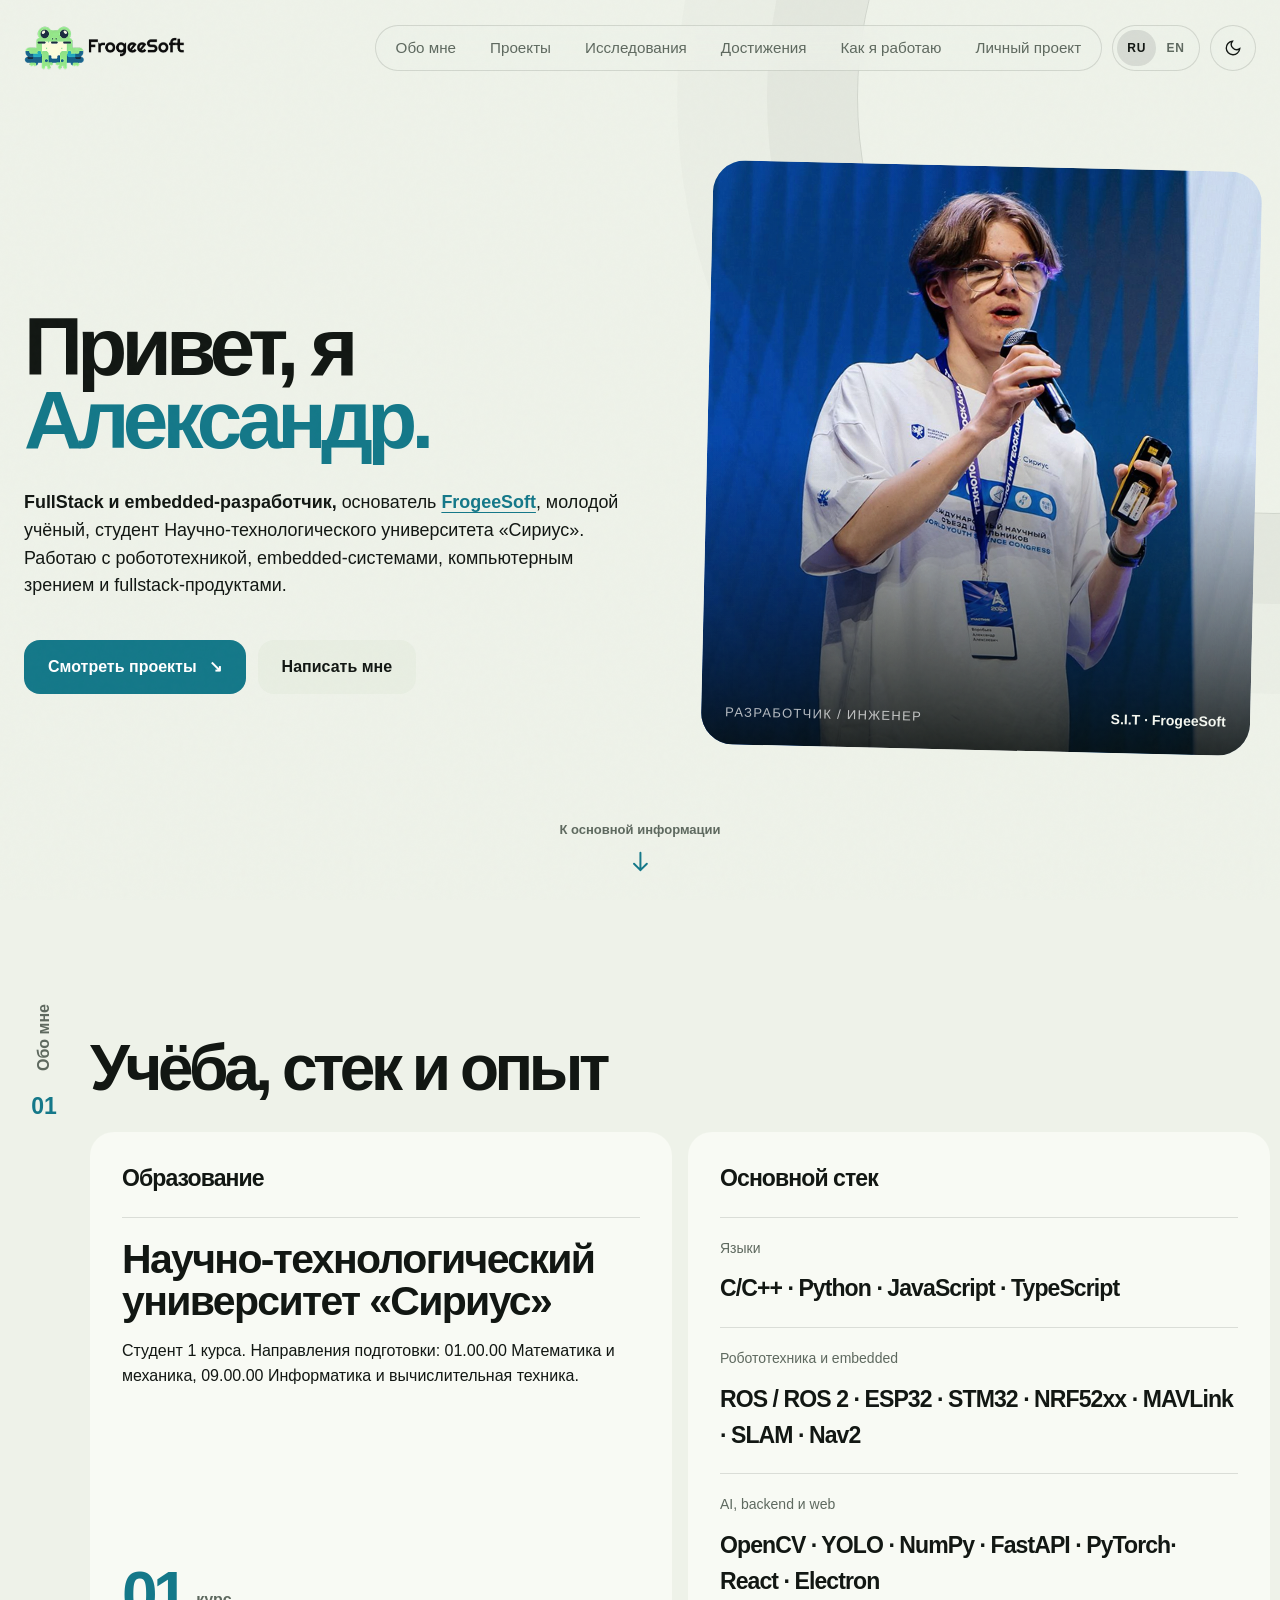
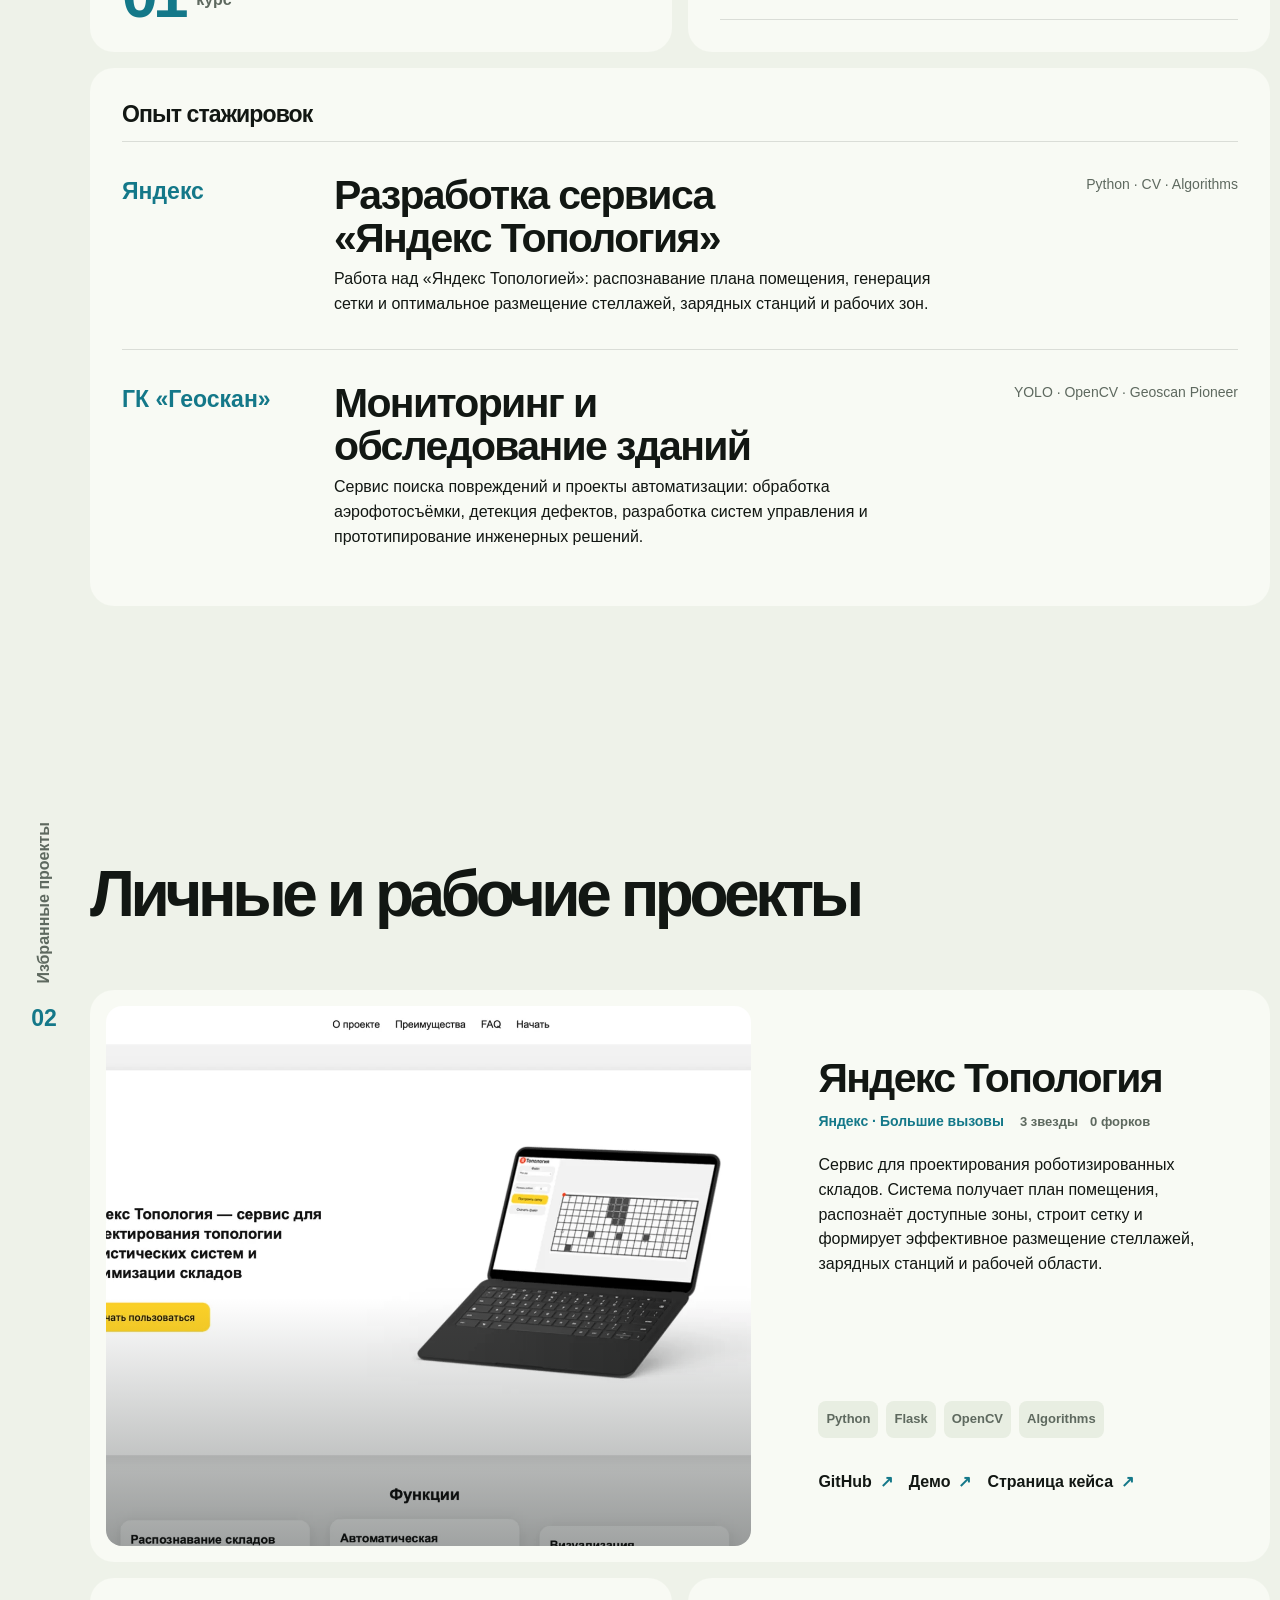
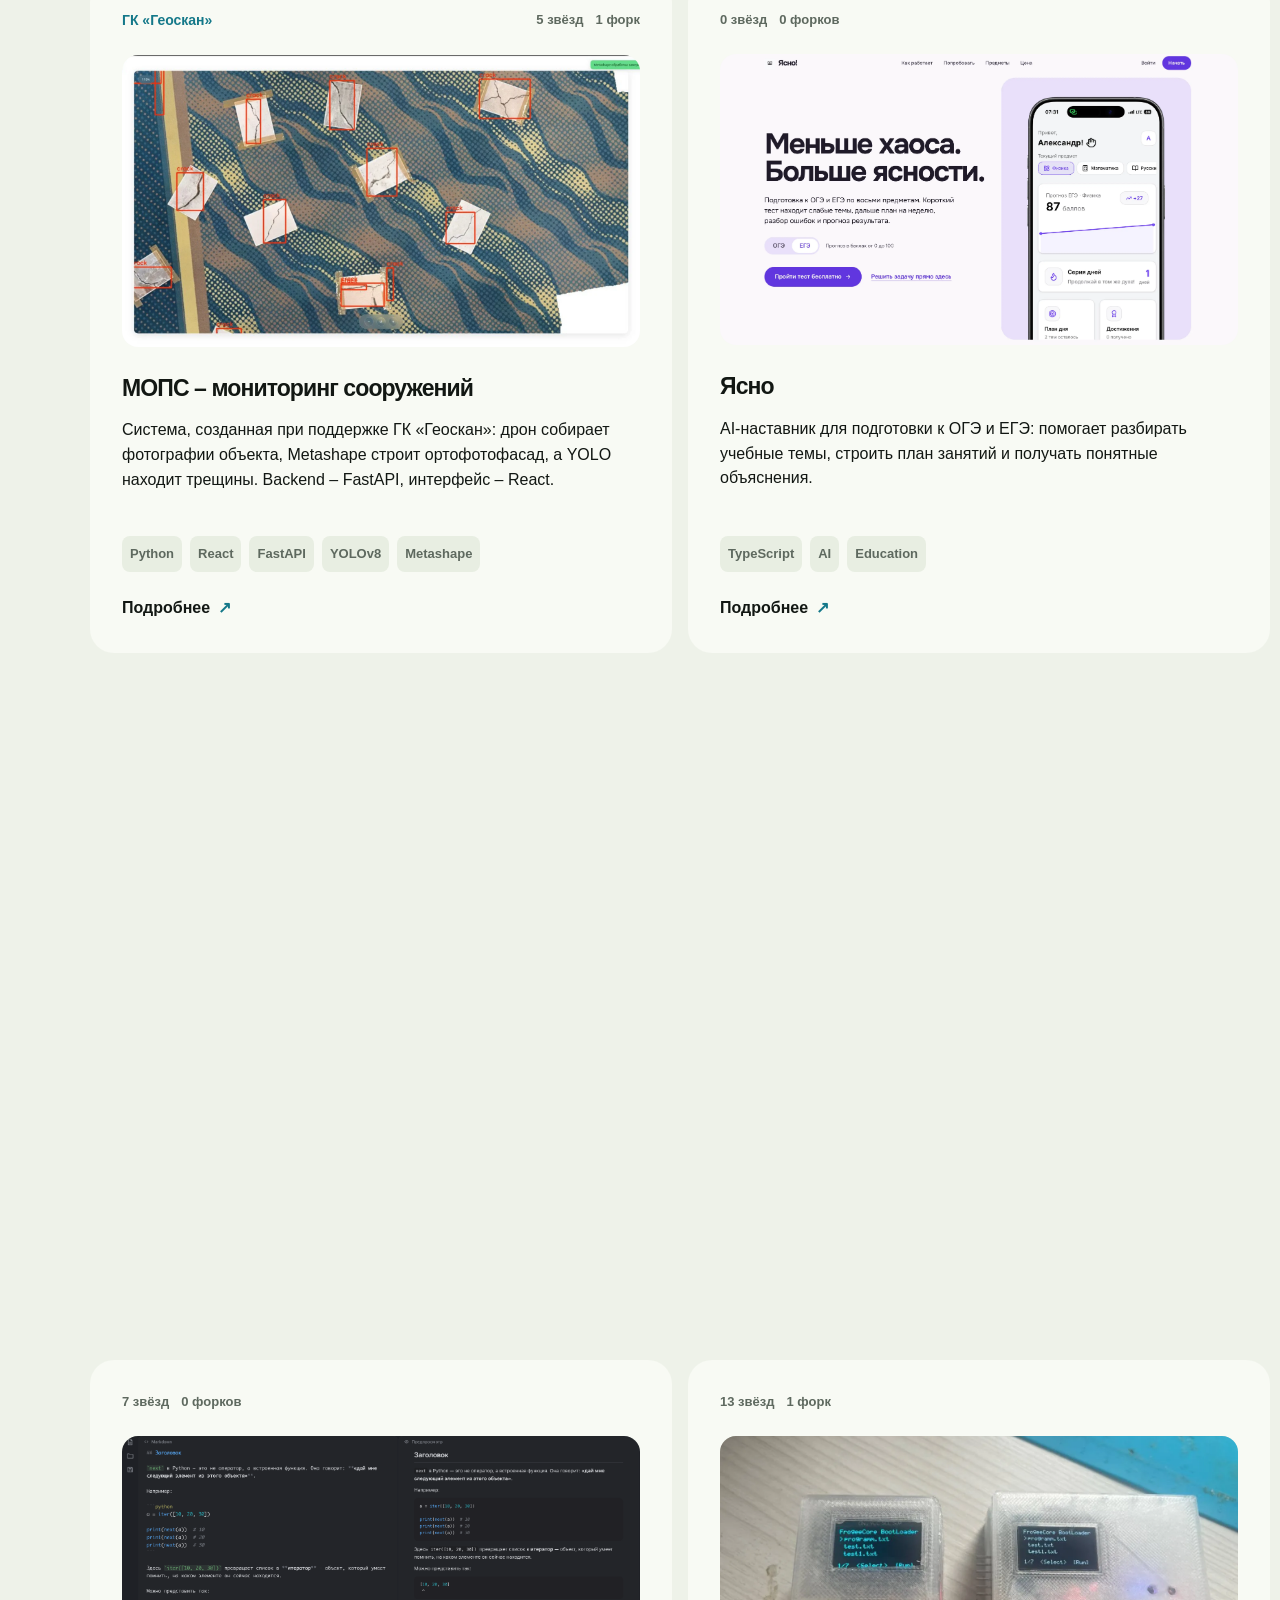
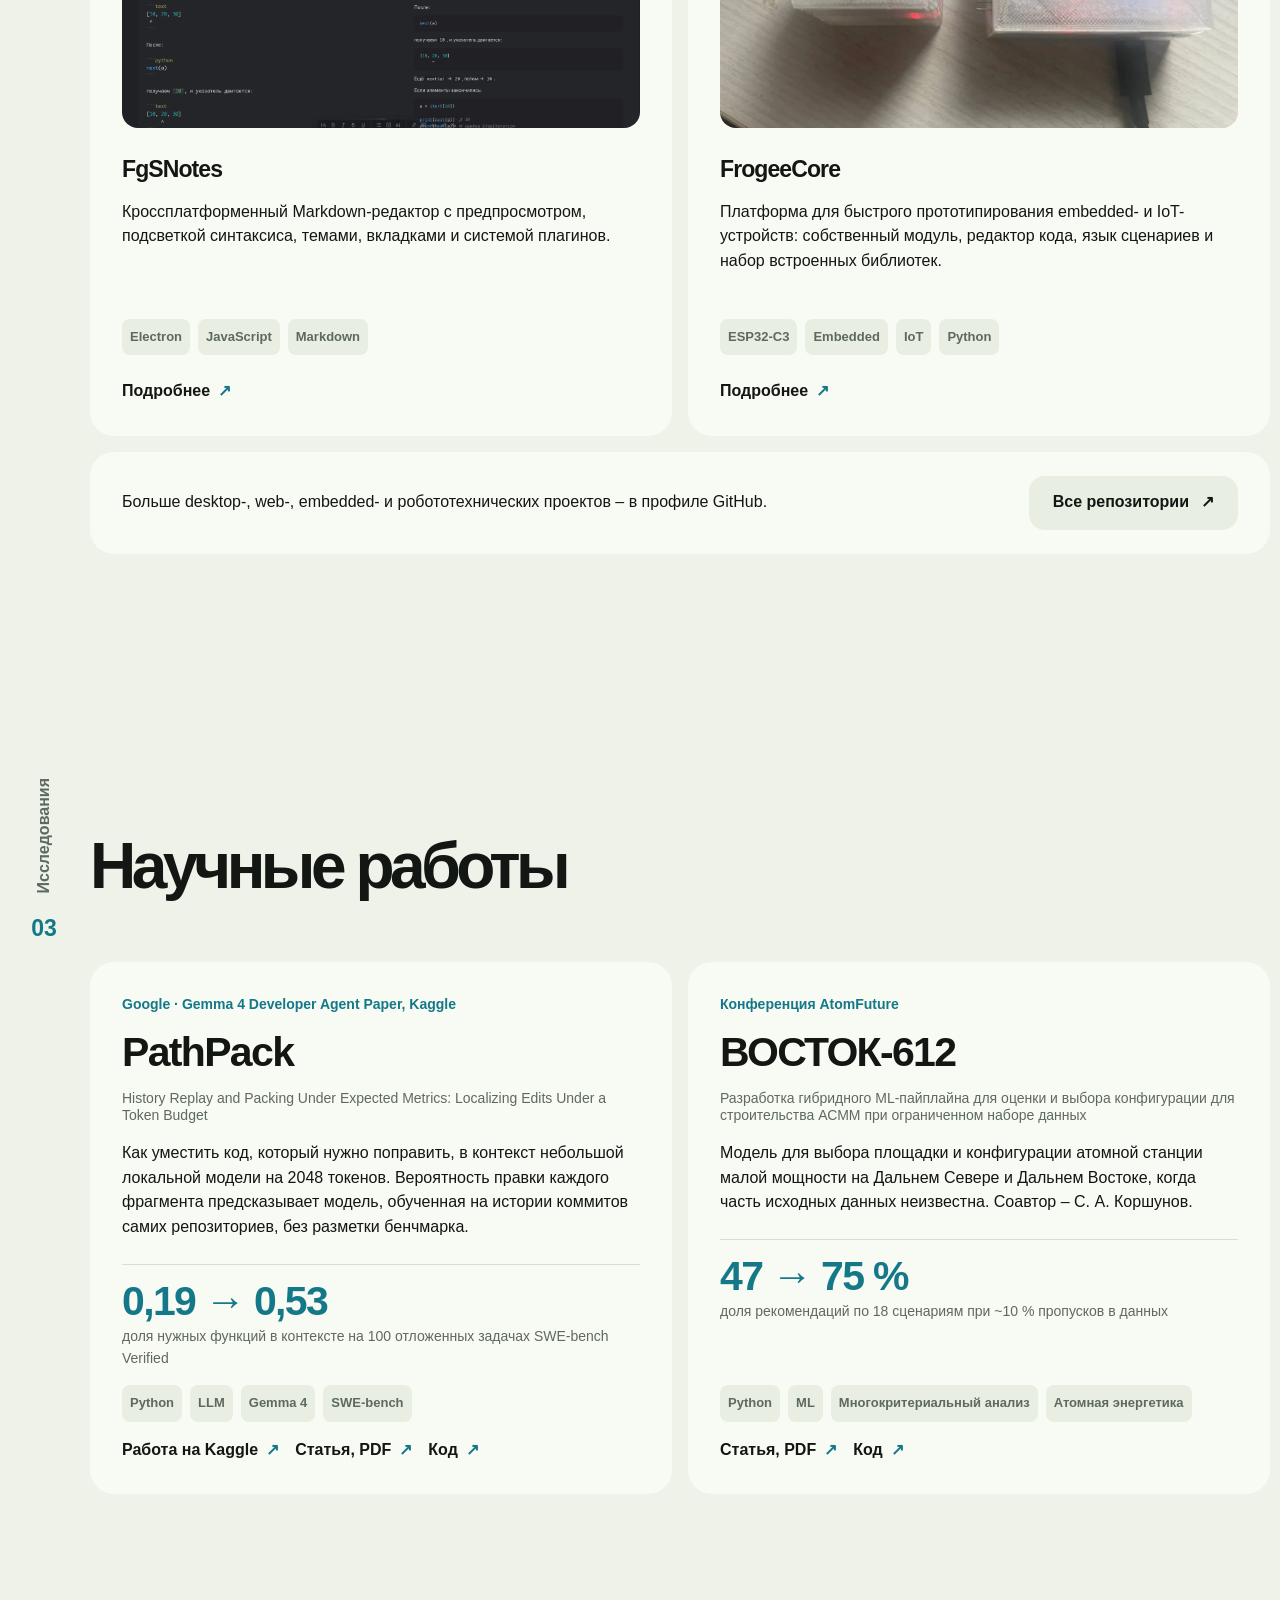
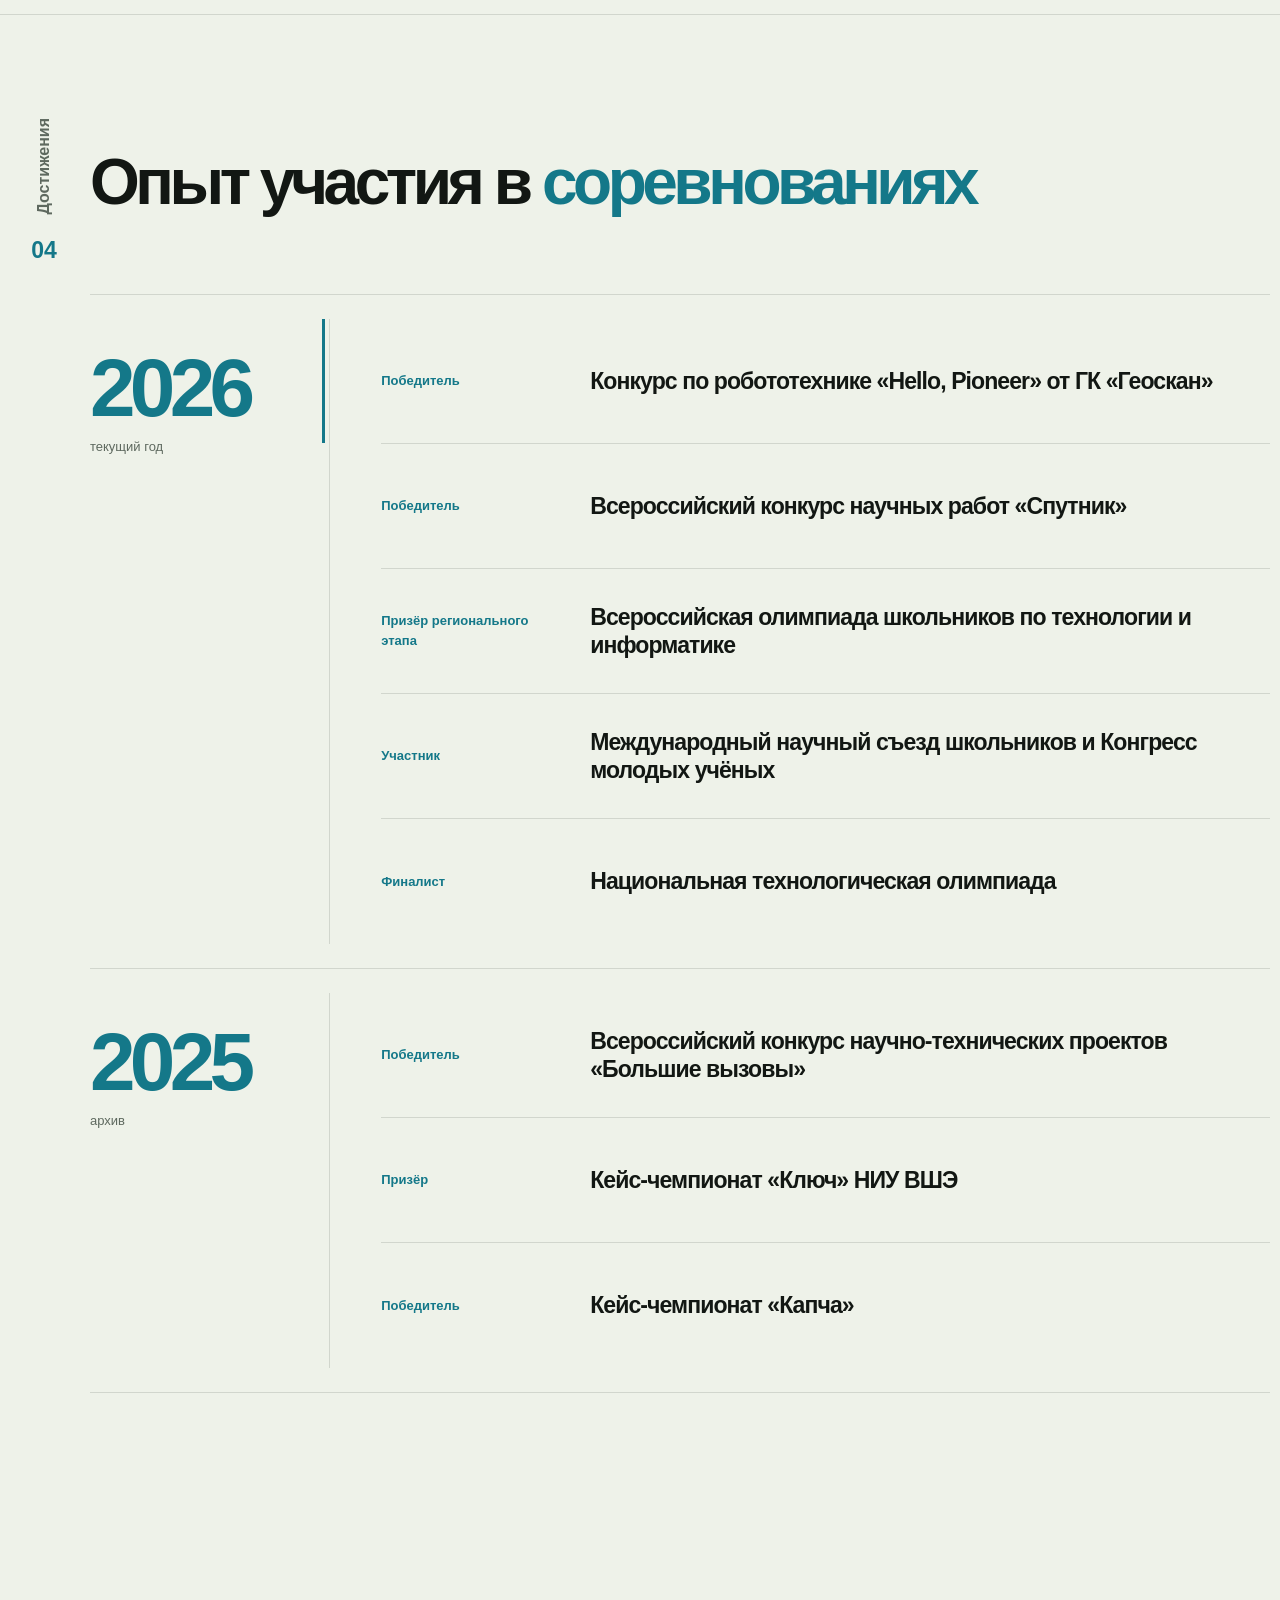
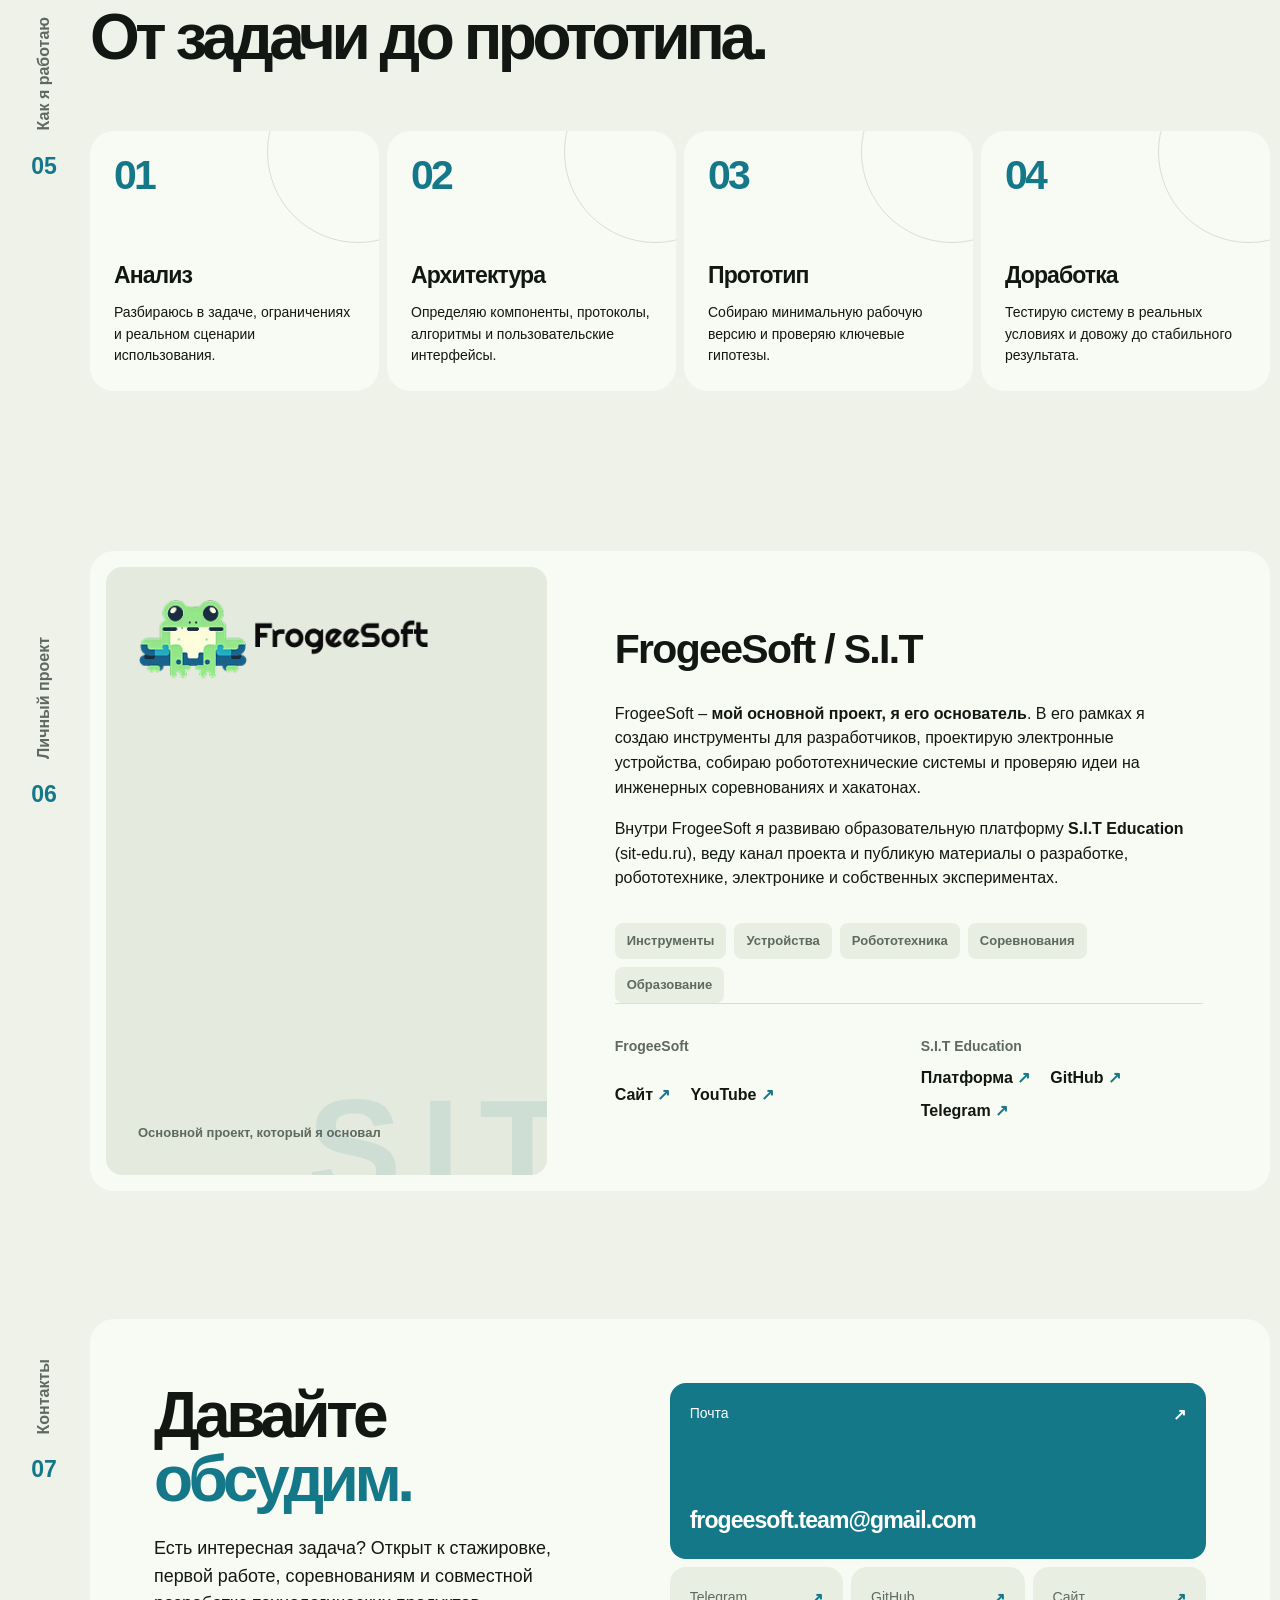
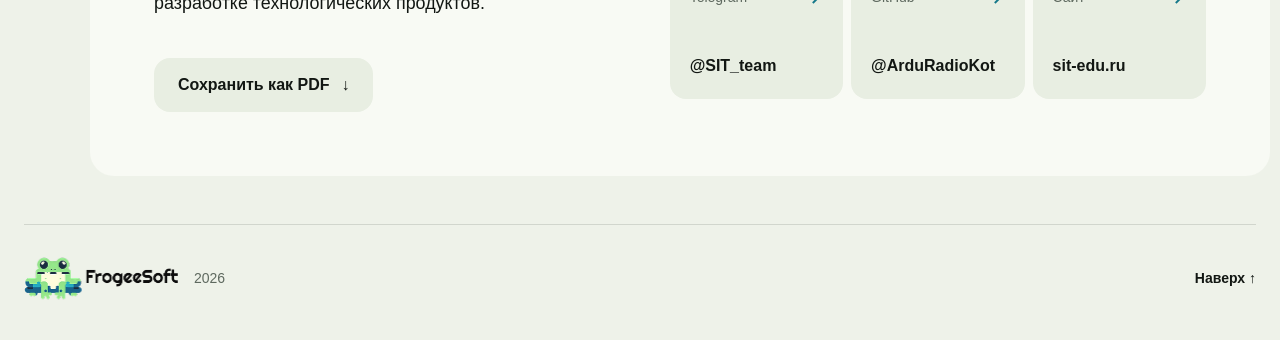
<file: index.html>
<!doctype html>

<html lang="ru">
  <head>
    <meta charset="utf-8" />
    <meta content="width=device-width, initial-scale=1" name="viewport" />
    <script>
      (function () {
        try {
          var q = new URLSearchParams(location.search).get("lang");
          var stored = localStorage.getItem("alex-cv-lang");
          var lang = q === "en" || q === "ru" ? q : stored === "en" ? "en" : "ru";
          document.documentElement.lang = lang;
          if (lang === "en") {
            document.documentElement.classList.add("i18n-pending");
            setTimeout(function () {
              document.documentElement.classList.remove("i18n-pending");
            }, 2500);
          }
        } catch (e) {}
      })();
    </script>
    <meta
      content="Александр – разработчик и инженер: embedded, робототехника, компьютерное зрение, AI, web и IoT."
      data-i18n-content="meta.description"
      name="description"
    />
    <meta content="#090c0a" name="theme-color" />
    <meta
      content="Александр – Developer &amp; Engineer"
      data-i18n-content="meta.title"
      property="og:title"
    />
    <meta
      content="Личное портфолио и резюме: FrogeeSoft/S.I.T, embedded, робототехника, компьютерное зрение, AI, web и IoT."
      data-i18n-content="meta.ogDescription"
      property="og:description"
    />
    <meta content="website" property="og:type" />
    <title data-i18n="meta.title">Александр – Developer &amp; Engineer</title>
    <link href="assets/logo.png" rel="icon" type="image/png" />
    <link href="styles.css" rel="stylesheet" />
    <script defer="" src="script.js"></script>
  </head>
  <body>
    <a class="skip-link" data-i18n="a11y.skip" href="#main">Перейти к содержимому</a>
    <div aria-hidden="true" class="page-noise"></div>
    <header class="site-header" data-header="">
      <a
        aria-label="FrogeeSoft – на главную"
        data-i18n-aria="brand.home"
        class="brand brand-logo-link"
        href="#top"
      >
        <span aria-hidden="true" class="brand-logo-switch">
          <img
            alt=""
            class="brand-logo-dark"
            height="85"
            src="assets/frogeesoft-logo.png"
            width="309"
          />
          <img
            alt=""
            class="brand-logo-light"
            height="85"
            src="assets/frogeesoft-logo-light.png"
            width="309"
          />
        </span>
      </a>
      <div class="header-actions">
        <nav
          aria-label="Основная навигация"
          class="desktop-nav header-pill"
          data-i18n-aria="nav.primary"
        >
          <a data-i18n="nav.about" data-nav-link href="#info">Обо мне</a>
          <a data-i18n="nav.projects" data-nav-link href="#projects">Проекты</a>
          <a data-i18n="nav.research" data-nav-link href="#research">Исследования</a>
          <a data-i18n="nav.achievements" data-nav-link href="#achievements">Достижения</a>
          <a data-i18n="nav.process" data-nav-link href="#process">Как я работаю</a>
          <a data-i18n="nav.personal" data-nav-link href="#about">Личный проект</a>
        </nav>
        <div
          aria-label="Язык"
          class="lang-switch"
          data-i18n-aria="lang.label"
          role="group"
        >
          <button aria-label="Русский" aria-pressed="true" data-set-lang="ru" lang="ru" type="button">
            RU
          </button>
          <button aria-label="English" aria-pressed="false" data-set-lang="en" lang="en" type="button">
            EN
          </button>
        </div>
        <button
          aria-label="Переключить тему"
          data-i18n-aria="theme.toggle"
          class="theme-toggle"
          data-theme-toggle=""
          type="button"
        >
          <svg aria-hidden="true" class="sun" viewbox="0 0 24 24">
            <circle cx="12" cy="12" r="4"></circle>
            <path
              d="M12 2v2M12 20v2M4.93 4.93l1.42 1.42M17.66 17.66l1.41 1.41M2 12h2M20 12h2M4.93 19.07l1.42-1.42M17.66 6.34l1.41-1.41"
            ></path>
          </svg>
          <svg aria-hidden="true" class="moon" viewbox="0 0 24 24">
            <path d="M21 12.79A9 9 0 1 1 11.21 3 7 7 0 0 0 21 12.79Z"></path>
          </svg>
        </button>
        <button
          aria-expanded="false"
          aria-label="Открыть меню"
          class="menu-toggle"
          data-menu-toggle=""
          type="button"
        >
          <span></span><span></span>
        </button>
      </div>
    </header>
    <div aria-hidden="true" class="mobile-menu" data-mobile-menu="">
      <nav aria-label="Меню" data-i18n-aria="nav.menu">
      <a data-i18n="nav.about" data-nav-link href="#info">Обо мне</a>
      <a data-i18n="nav.projects" data-nav-link href="#projects">Проекты</a>
      <a data-i18n="nav.research" data-nav-link href="#research">Исследования</a>
      <a data-i18n="nav.achievements" data-nav-link href="#achievements">Достижения</a>
      <a data-i18n="nav.process" data-nav-link href="#process">Как я работаю</a>
      <a data-i18n="nav.personal" data-nav-link href="#about">Личный проект</a>
      <a data-i18n="nav.contact" data-nav-link href="#contact">Контакты</a>
      </nav>
      <a class="button button-primary mobile-menu-cta" href="mailto:frogeesoft.team@gmail.com"
        ><span data-i18n="nav.email">Написать на почту</span> <span aria-hidden="true">↗</span></a
      >
    </div>
    <main id="main">
      <section class="hero section" id="top">
        <div class="hero-copy reveal">
          <h1 data-i18n="hero.title">Привет, я <span>Александр.</span></h1>
          <p class="hero-lead" data-i18n="hero.lead">
            <strong>FullStack и embedded-разработчик,</strong> основатель
            <a href="https://frogeesoft.ru" rel="noreferrer" target="_blank">FrogeeSoft</a>,
            молодой учёный, студент Научно-технологического университета «Сириус». Работаю
            с робототехникой, embedded-системами, компьютерным зрением
            и fullstack-продуктами.
          </p>
          <div class="hero-actions">
            <a class="button button-primary" href="#projects"
              ><span data-i18n="hero.projects">Смотреть проекты</span> <span aria-hidden="true">↘</span></a
            >
            <a
              class="button button-secondary"
              data-i18n="hero.contact"
              href="mailto:frogeesoft.team@gmail.com"
              >Написать мне</a
            >
          </div>
        </div>
        <div class="hero-visual reveal reveal-delay-1">
          <div class="portrait-card">
            <div class="portrait-wrap">
              <img
                alt="Александр выступает с презентацией технологического проекта"
                data-i18n-alt="hero.photo"
                height="872"
                src="assets/alexander.png"
                width="900"
              />
              <div class="portrait-overlay"></div>
              <div class="portrait-caption">
                <span data-i18n="hero.role">Разработчик / инженер</span>
                <strong>S.I.T · FrogeeSoft</strong>
              </div>
            </div>
          </div>
        </div>
        <a
          aria-label="Перейти к основной информации"
          class="hero-scroll-arrow"
          data-i18n-aria="hero.scroll"
          href="#info"
        >
          <span data-i18n="hero.scrollLabel">К основной информации</span>
          <svg aria-hidden="true" viewbox="0 0 24 24">
            <path d="M12 4v15M6.5 13.5 12 19l5.5-5.5"></path>
          </svg>
        </a>
      </section>

      <section class="section about-compact-section has-section-rail" id="info">
        <div class="section-rail" aria-hidden="true">
          <span data-i18n="info.rail">Обо мне</span><strong>01</strong>
        </div>
        <div class="section-heading reveal about-compact-heading">
          <h2 data-i18n="info.title">Учёба, стек и опыт</h2>
        </div>

        <div class="about-compact-grid">
          <article class="about-card reveal">
            <h3 class="about-card-title" data-i18n="info.eduLabel">Образование</h3>
            <h3 data-i18n="info.university">Научно-технологический университет «Сириус»</h3>
            <p data-i18n="info.eduText">
              Студент 1 курса. Направления подготовки: 01.00.00 Математика и
              механика, 09.00.00 Информатика и вычислительная техника.
            </p>
            <div class="about-card-foot">
              <strong>01</strong><span data-i18n="info.year">курс</span>
            </div>
          </article>

          <article class="about-card reveal reveal-delay-1">
            <h3 class="about-card-title" data-i18n="info.stackLabel">Основной стек</h3>
            <div class="stack-list">
              <div class="stack-item">
                <span data-i18n="info.languages">Языки</span
                ><strong>C/C++ · Python · JavaScript · TypeScript</strong>
              </div>
              <div class="stack-item">
                <span data-i18n="info.robotics">Робототехника и embedded</span
                ><strong
                  >ROS / ROS 2 · ESP32 · STM32 · NRF52xx · MAVLink · SLAM ·
                  Nav2</strong
                >
              </div>
              <div class="stack-item">
                <span data-i18n="info.ai">AI, backend и web</span
                ><strong
                  >OpenCV · YOLO · NumPy · FastAPI · PyTorch· React · Electron
                </strong>
              </div>
            </div>
          </article>

          <article class="about-card about-card-wide reveal">
            <h3 class="about-card-title" data-i18n="info.expLabel">Опыт стажировок</h3>
            <div class="experience-list">
              <div class="experience-item">
                <div class="experience-meta" data-i18n="org.yandex">Яндекс</div>
                <div class="experience-copy">
                  <h3 data-i18n="exp.yandexTitle">Разработка сервиса «Яндекс Топология»</h3>
                  <p data-i18n="exp.yandexText">
                    Работа над «Яндекс Топологией»: распознавание плана
                    помещения, генерация сетки и оптимальное размещение
                    стеллажей, зарядных станций и рабочих зон.
                  </p>
                </div>
                <div class="experience-tags">Python · CV · Algorithms</div>
              </div>
              <div class="experience-item">
                <div class="experience-meta" data-i18n="org.geoscan">ГК&nbsp;«Геоскан»</div>
                <div class="experience-copy">
                  <h3 data-i18n="exp.geoscanTitle">Мониторинг и обследование зданий</h3>
                  <p data-i18n="exp.geoscanText">
                    Сервис поиска повреждений и проекты автоматизации: обработка
                    аэрофотосъёмки, детекция дефектов, разработка систем
                    управления и прототипирование инженерных решений.
                  </p>
                </div>
                <div class="experience-tags">
                  YOLO · OpenCV · Geoscan Pioneer
                </div>
              </div>
            </div>
          </article>
        </div>
      </section>

      <section class="section projects has-section-rail" id="projects">
        <div class="section-rail" aria-hidden="true">
          <span data-i18n="projects.rail">Избранные проекты</span><strong>02</strong>
        </div>
        <div class="section-heading reveal">
          <h2 data-i18n="projects.title">Личные и рабочие проекты</h2>
        </div>
        <article class="project-featured reveal" data-repo="MarketLog">
          <a
            aria-label="Открыть демонстрацию Яндекс Топологии"
            class="project-visual project-image-featured"
            data-i18n-aria="project.topologyDemo"
            href="https://x200l.github.io/MarketLog/"
            rel="noreferrer"
            target="_blank"
          >
            <img
              alt="Лендинг проекта Яндекс Топология с интерфейсом проектирования роботизированного склада"
              data-i18n-alt="project.topologyAlt"
              height="1026"
              src="assets/project-marketlog.webp"
              width="1800"
            />
          </a>
          <div class="project-info">
            <h3 data-i18n="project.topologyTitle">Яндекс Топология</h3>
            <div class="project-kicker">
              <span class="project-org" data-i18n="project.topologyOrg">Яндекс · Большие вызовы</span>
              <span class="repo-stats"
                ><b data-repo-stars="">3 звезды</b
                ><b data-repo-forks="">0 форков</b></span
              >
            </div>
            <p data-i18n="project.topologyText">
              Сервис для проектирования роботизированных складов. Система
              получает план помещения, распознаёт доступные зоны, строит сетку и
              формирует эффективное размещение стеллажей, зарядных станций и
              рабочей области.
            </p>
            <div class="tags">
              <span>Python</span><span>Flask</span><span>OpenCV</span
              ><span>Algorithms</span>
            </div>
            <div class="project-links featured-links">
              <a
                href="https://github.com/X200L/MarketLog"
                rel="noreferrer"
                target="_blank"
                >GitHub <span aria-hidden="true">↗</span></a
              >
              <a
                href="https://x200l.github.io/MarketLog/"
                rel="noreferrer"
                target="_blank"
                ><span data-i18n="project.demo">Демо</span> <span aria-hidden="true">↗</span></a
              >
              <a
                href="https://bigchallenges.ru/topologies"
                rel="noreferrer"
                target="_blank"
                ><span data-i18n="project.case">Страница кейса</span> <span aria-hidden="true">↗</span></a
              >
            </div>
          </div>
        </article>

        <div class="project-grid">
          <article
            class="project-card reveal reveal-delay-1"
            data-repo="Geoscan_MOPS"
          >
            <div class="project-card-top">
              <span class="project-org" data-i18n="org.geoscan">ГК&nbsp;«Геоскан»</span>
              <span class="repo-stats"
                ><b data-repo-stars="">5 звёзд</b
                ><b data-repo-forks="">1 форк</b></span
              >
            </div>
            <a
              aria-label="МОПС на GitHub"
              class="project-card-media"
              data-i18n-aria="project.mopsAria"
              href="https://github.com/ArduRadioKot/Geoscan_MOPS"
              rel="noreferrer"
              target="_blank"
              ><img
                alt="Результат компьютерного зрения: обнаруженные трещины выделены рамками"
                data-i18n-alt="project.mopsAlt"
                height="932"
                loading="lazy"
                src="assets/project-mops.webp"
                width="1754"
              />
            </a>
            <h3 data-i18n="project.mopsTitle">МОПС – мониторинг сооружений</h3>
            <p data-i18n="project.mopsText">
              Система, созданная при поддержке ГК&nbsp;«Геоскан»: дрон собирает
              фотографии объекта, Metashape строит ортофотофасад, а YOLO находит
              трещины. Backend – FastAPI, интерфейс – React.
            </p>
            <div class="tags">
              <span>Python</span><span>React</span><span>FastAPI</span
              ><span>YOLOv8</span><span>Metashape</span>
            </div>
            <a
              href="https://github.com/ArduRadioKot/Geoscan_MOPS"
              rel="noreferrer"
              target="_blank"
              ><span data-i18n="project.more">Подробнее</span> <span aria-hidden="true">↗</span></a
            >
          </article>
          <article class="project-card reveal" data-repo="yasno-service">
            <div class="project-card-top">
              <span class="repo-stats"
                ><b data-repo-stars="">0 звёзд</b
                ><b data-repo-forks="">0 форков</b></span
              >
            </div>
            <a
              aria-label="Ясно на GitHub"
              class="project-card-media"
              data-i18n-aria="project.yasnoAria"
              href="https://github.com/ArduRadioKot/yasno-service"
              rel="noreferrer"
              target="_blank"
            >
              <img
                alt="Лендинг образовательной платформы Ясно с AI-ментором"
                data-i18n-alt="project.yasnoAlt"
                height="1010"
                loading="lazy"
                src="assets/project-yasno.webp"
                width="1800"
              />
            </a>
            <h3 data-i18n="project.yasnoTitle">Ясно</h3>
            <p data-i18n="project.yasnoText">
              AI-наставник для подготовки к ОГЭ и ЕГЭ: помогает разбирать
              учебные темы, строить план занятий и получать понятные объяснения.
            </p>
            <div class="tags">
              <span>TypeScript</span><span>AI</span><span>Education</span>
            </div>
            <a
              href="https://github.com/ArduRadioKot/yasno-service"
              rel="noreferrer"
              target="_blank"
              ><span data-i18n="project.more">Подробнее</span> <span aria-hidden="true">↗</span></a
            >
          </article>
          <article
            class="project-card reveal"
            data-repo="Warehouse-delivery-robot"
          >
            <div class="project-card-top">
              <span class="repo-stats"
                ><b data-repo-stars="">2 звезды</b
                ><b data-repo-forks="">0 форков</b></span
              >
            </div>
            <a
              aria-label="Warehouse Delivery Robot на GitHub"
              class="project-card-media"
              data-i18n-aria="project.warehouseAria"
              href="https://github.com/ArduRadioKot/Warehouse-delivery-robot"
              rel="noreferrer"
              target="_blank"
            >
              <img
                alt="Интерфейс распознавания топологии склада с логотипом FrogeeSoft"
                data-i18n-alt="project.warehouseAlt"
                height="928"
                loading="lazy"
                src="assets/project-warehouse.png"
                width="1648"
              />
            </a>
            <h3>Warehouse Delivery Robot</h3>
            <p data-i18n="project.warehouseText">
              Комплекс для роботизации склада: наземный ROS-робот доставляет
              грузы, а модуль инвентаризации распознаёт план, строит граф,
              прокладывает маршруты и считывает QR-коды с помощью Geoscan
              Pioneer.
            </p>
            <div class="tags">
              <span>ROS</span><span>Python</span><span>OpenCV</span
              ><span>ESP32</span><span>Pioneer SDK</span>
            </div>
            <div class="project-links">
              <a
                href="https://github.com/ArduRadioKot/Warehouse-delivery-robot"
                rel="noreferrer"
                target="_blank"
                ><span data-i18n="project.robot">Код робота</span> <span aria-hidden="true">↗</span></a
              ><a
                href="https://github.com/ArduRadioKot/Hello-pioner"
                rel="noreferrer"
                target="_blank"
                ><span data-i18n="project.docs">Документация</span> <span aria-hidden="true">↗</span></a
              >
            </div>
          </article>
          <article
            class="project-card reveal reveal-delay-1"
            data-repo="LogicCircuitSimulator"
          >
            <div class="project-card-top">
              <span class="repo-stats"
                ><b data-repo-stars="">7 звёзд</b
                ><b data-repo-forks="">1 форк</b></span
              >
            </div>
            <a
              aria-label="Logic Circuit Simulator на GitHub"
              class="project-card-media media-contain media-dark"
              data-i18n-aria="project.logicAria"
              href="https://github.com/ArduRadioKot/LogicCircuitSimulator"
              rel="noreferrer"
              target="_blank"
            >
              <img
                alt="Презентационный экран симулятора логических схем"
                data-i18n-alt="project.logicAlt"
                height="521"
                loading="lazy"
                src="assets/project-logic.webp"
                width="1400"
              />
            </a>
            <h3>Logic Circuit Simulator</h3>
            <p data-i18n="project.logicText">
              Графический редактор цифровых схем с drag-and-drop, логическими
              элементами и симуляцией сигналов в реальном времени.
            </p>
            <div class="tags">
              <span>Python</span><span>Tkinter</span><span>Simulation</span>
            </div>
            <a
              href="https://github.com/ArduRadioKot/LogicCircuitSimulator"
              rel="noreferrer"
              target="_blank"
              ><span data-i18n="project.more">Подробнее</span> <span aria-hidden="true">↗</span></a
            >
          </article>
          <article class="project-card reveal" data-repo="FgSNotes">
            <div class="project-card-top">
              <span class="repo-stats"
                ><b data-repo-stars="">7 звёзд</b
                ><b data-repo-forks="">0 форков</b></span
              >
            </div>
            <a
              aria-label="FgSNotes на GitHub"
              class="project-card-media"
              data-i18n-aria="project.notesAria"
              href="https://github.com/ArduRadioKot/FgSNotes"
              rel="noreferrer"
              target="_blank"
            >
              <img
                alt="Интерфейс Markdown-редактора FgSNotes с редактором и предпросмотром"
                data-i18n-alt="project.notesAlt"
                height="933"
                loading="lazy"
                src="assets/fgs.png"
                width="1400"
              />
            </a>
            <h3>FgSNotes</h3>
            <p data-i18n="project.notesText">
              Кроссплатформенный Markdown-редактор с предпросмотром, подсветкой
              синтаксиса, темами, вкладками и системой плагинов.
            </p>
            <div class="tags">
              <span>Electron</span><span>JavaScript</span><span>Markdown</span>
            </div>
            <a
              href="https://github.com/ArduRadioKot/FgSNotes"
              rel="noreferrer"
              target="_blank"
              ><span data-i18n="project.more">Подробнее</span> <span aria-hidden="true">↗</span></a
            >
          </article>
          <article class="project-card reveal" data-repo="FrogeeCore">
            <div class="project-card-top">
              <span class="repo-stats"
                ><b data-repo-stars="">13 звёзд</b
                ><b data-repo-forks="">1 форк</b></span
              >
            </div>
            <a
              aria-label="FrogeeCore на GitHub"
              class="project-card-media"
              data-i18n-aria="project.coreAria"
              href="https://github.com/ArduRadioKot/FrogeeCore"
              rel="noreferrer"
              target="_blank"
            >
              <img
                alt="Два прототипа устройства FrogeeCore с OLED-дисплеями"
                data-i18n-alt="project.coreAlt"
                height="960"
                loading="lazy"
                src="assets/project-frogeecore.webp"
                width="1280"
              />
            </a>
            <h3>FrogeeCore</h3>
            <p data-i18n="project.coreText">
              Платформа для быстрого прототипирования embedded- и IoT-устройств:
              собственный модуль, редактор кода, язык сценариев и набор
              встроенных библиотек.
            </p>
            <div class="tags">
              <span>ESP32-C3</span><span>Embedded</span><span>IoT</span
              ><span>Python</span>
            </div>
            <a
              href="https://github.com/ArduRadioKot/FrogeeCore"
              rel="noreferrer"
              target="_blank"
              ><span data-i18n="project.more">Подробнее</span> <span aria-hidden="true">↗</span></a
            >
          </article>
        </div>
        <div class="all-projects reveal">
          <p data-i18n="projects.more">
            Больше desktop-, web-, embedded- и робототехнических проектов – в
            профиле GitHub.
          </p>
          <a
            class="button button-secondary"
            href="https://github.com/ArduRadioKot?tab=repositories"
            rel="noreferrer"
            target="_blank"
            ><span data-i18n="projects.allCta">Все репозитории</span> <span aria-hidden="true">↗</span></a
          >
        </div>
      </section>

      <section class="section research-section has-section-rail" id="research">
        <div class="section-rail" aria-hidden="true">
          <span data-i18n="research.rail">Исследования</span><strong>03</strong>
        </div>
        <div class="section-heading reveal">
          <h2 data-i18n="research.title">Научные работы</h2>
        </div>

        <div class="research-grid">
          <article class="paper-card reveal">
            <p class="paper-venue" data-i18n="research.ppVenue">
              Google · Gemma 4 Developer Agent Paper, Kaggle
            </p>
            <h3>PathPack</h3>
            <p class="paper-original" lang="en">
              History Replay and Packing Under Expected Metrics: Localizing
              Edits Under a Token Budget
            </p>
            <p data-i18n="research.ppText">
              Как уместить код, который нужно поправить, в контекст небольшой
              локальной модели на 2048 токенов. Вероятность правки каждого
              фрагмента предсказывает модель, обученная на истории коммитов
              самих репозиториев, без разметки бенчмарка.
            </p>
            <div class="paper-result">
              <strong>0,19 → 0,53</strong>
              <span data-i18n="research.ppResult"
                >доля нужных функций в контексте на 100 отложенных задачах
                SWE-bench Verified</span
              >
            </div>
            <div class="tags">
              <span>Python</span><span>LLM</span><span>Gemma 4</span
              ><span>SWE-bench</span>
            </div>
            <div class="project-links">
                <a href="https://www.kaggle.com/competitions/gemma-4-developer-agent-paper/writeups/pathpack-history-based-code-localization-under-a" rel="noreferrer" target="_blank"
                  ><span data-i18n="research.ppKaggle">Работа на Kaggle</span> <span aria-hidden="true">↗</span></a
                >
                <a href="https://storage.googleapis.com/kaggle-forum-message-attachments/3554177/55277/PathPack_Research_Paper.pdf" rel="noreferrer" target="_blank"
                  ><span data-i18n="research.pdf">Статья, PDF</span> <span aria-hidden="true">↗</span></a
                >
                <a href="https://github.com/ArduRadioKot/PathPack" rel="noreferrer" target="_blank"
                  ><span data-i18n="research.code">Код</span> <span aria-hidden="true">↗</span></a
                >
            </div>
          </article>

          <article class="paper-card reveal reveal-delay-1">
            <p class="paper-venue" data-i18n="research.vsVenue">Конференция AtomFuture</p>
            <h3 data-i18n="research.vsTitle">ВОСТОК-612</h3>
            <p class="paper-original" data-i18n="research.vsOriginal">
              Разработка гибридного ML-пайплайна для оценки и выбора
              конфигурации для строительства АСММ при ограниченном наборе данных
            </p>
            <p data-i18n="research.vsText">
              Модель для выбора площадки и конфигурации атомной станции малой
              мощности на Дальнем Севере и Дальнем Востоке, когда часть
              исходных данных неизвестна. Соавтор – С.&nbsp;А.&nbsp;Коршунов.
            </p>
            <div class="paper-result">
              <strong>47 → 75&nbsp;%</strong>
              <span data-i18n="research.vsResult"
                >доля рекомендаций по 18 сценариям при ~10&nbsp;% пропусков в
                данных</span
              >
            </div>
            <div class="tags">
              <span>Python</span><span>ML</span
              ><span data-i18n="research.tagMcda">Многокритериальный анализ</span
              ><span data-i18n="research.tagNuclear">Атомная энергетика</span>
            </div>
            <div class="project-links">
                <a href="https://github.com/ArduRadioKot/vostok-612/blob/main/docs/vostok-612.pdf" rel="noreferrer" target="_blank"
                  ><span data-i18n="research.pdf">Статья, PDF</span> <span aria-hidden="true">↗</span></a
                >
                <a href="https://github.com/ArduRadioKot/vostok-612" rel="noreferrer" target="_blank"
                  ><span data-i18n="research.code">Код</span> <span aria-hidden="true">↗</span></a
                >
            </div>
          </article>
        </div>
      </section>

      <section
        class="section achievements timeline-section has-section-rail"
        id="achievements"
      >
        <div class="section-rail" aria-hidden="true">
          <span data-i18n="ach.rail">Достижения</span><strong>04</strong>
        </div>
        <div class="section-heading reveal">
          <h2 data-i18n="ach.title">Опыт участия в <em>соревнованиях</em></h2>
        </div>

        <div class="year-timeline">
          <section class="timeline-year reveal">
            <div class="year-marker">
              <strong>2026</strong><span data-i18n="ach.current">текущий год</span>
            </div>
            <div class="year-events">
              <article class="timeline-event timeline-event-primary">
                <span data-i18n="ach.winner">Победитель</span>
                <h3 data-i18n="ach.hello">
                  Конкурс по робототехнике «Hello, Pioneer» от ГК&nbsp;«Геоскан»
                </h3>
              </article>
              <article class="timeline-event">
                <span data-i18n="ach.winner">Победитель</span>
                <h3 data-i18n="ach.sputnik">Всероссийский конкурс научных работ «Спутник»</h3>
              </article>
              <article class="timeline-event">
                <span data-i18n="ach.regional">Призёр регионального этапа</span>
                <h3 data-i18n="ach.olymp">
                  Всероссийская олимпиада школьников по технологии и информатике
                </h3>
              </article>
              <article class="timeline-event">
                <span data-i18n="ach.participant">Участник</span>
                <h3 data-i18n="ach.congress">
                  Международный научный съезд школьников и Конгресс молодых
                  учёных
                </h3>
              </article>
              <article class="timeline-event">
                <span data-i18n="ach.finalist">Финалист</span>
                <h3 data-i18n="ach.nto">Национальная технологическая олимпиада</h3>
              </article>
            </div>
          </section>
          <section class="timeline-year reveal">
            <div class="year-marker">
              <strong>2025</strong><span data-i18n="ach.archive">архив</span>
            </div>
            <div class="year-events">
              <article class="timeline-event">
                <span data-i18n="ach.winner">Победитель</span>
                <h3 data-i18n="ach.big">
                  Всероссийский конкурс научно-технических проектов «Большие
                  вызовы»
                </h3>
              </article>
              <article class="timeline-event">
                <span data-i18n="ach.prize">Призёр</span>
                <h3 data-i18n="ach.hse">Кейс-чемпионат «Ключ» НИУ ВШЭ</h3>
              </article>
              <article class="timeline-event">
                <span data-i18n="ach.winner">Победитель</span>
                <h3 data-i18n="ach.kapcha">Кейс-чемпионат «Капча»</h3>
              </article>
            </div>
          </section>
        </div>
      </section>

      <section class="section workflow-section has-section-rail" id="process">
        <div class="section-rail" aria-hidden="true">
          <span data-i18n="work.rail">Как я работаю</span><strong>05</strong>
        </div>
        <div class="workflow-head reveal">
          <h2 data-i18n="work.title">От задачи до прототипа.</h2>
        </div>
        <div class="workflow-track">
          <article class="workflow-step reveal">
            <span class="workflow-index">01</span>
            <div>
              <h3 data-i18n="work.aTitle">Анализ</h3>
              <p data-i18n="work.aText">
                Разбираюсь в задаче, ограничениях и реальном сценарии
                использования.
              </p>
            </div>
          </article>
          <article class="workflow-step reveal reveal-delay-1">
            <span class="workflow-index">02</span>
            <div>
              <h3 data-i18n="work.bTitle">Архитектура</h3>
              <p data-i18n="work.bText">
                Определяю компоненты, протоколы, алгоритмы и пользовательские
                интерфейсы.
              </p>
            </div>
          </article>
          <article class="workflow-step reveal reveal-delay-2">
            <span class="workflow-index">03</span>
            <div>
              <h3 data-i18n="work.cTitle">Прототип</h3>
              <p data-i18n="work.cText">
                Собираю минимальную рабочую версию и проверяю ключевые гипотезы.
              </p>
            </div>
          </article>
          <article class="workflow-step reveal">
            <span class="workflow-index">04</span>
            <div>
              <h3 data-i18n="work.dTitle">Доработка</h3>
              <p data-i18n="work.dText">
                Тестирую систему в реальных условиях и довожу до стабильного
                результата.
              </p>
            </div>
          </article>
        </div>
      </section>

      <section
        class="section personal-project-section has-section-rail"
        id="about"
      >
        <div class="section-rail" aria-hidden="true">
          <span data-i18n="about.rail">Личный проект</span><strong>06</strong>
        </div>
        <article class="team-card reveal">
          <div class="team-card-brand">
            <span aria-hidden="true" class="brand-logo-switch"
              ><img
                alt=""
                class="brand-logo-dark"
                height="85"
                src="assets/frogeesoft-logo.png"
                width="309" /><img
                alt=""
                class="brand-logo-light"
                height="85"
                src="assets/frogeesoft-logo-light.png"
                width="309"
            /></span>
            <span data-i18n="about.kicker">Основной проект, который я основал</span>
          </div>
          <div class="team-card-copy">
            <h3>FrogeeSoft / S.I.T</h3>
            <p data-i18n="about.p1">
              FrogeeSoft –
              <strong>мой основной проект, я его основатель</strong>. В его рамках я
              создаю инструменты для разработчиков, проектирую электронные
              устройства, собираю робототехнические системы и проверяю идеи на
              инженерных соревнованиях и хакатонах.
            </p>
            <p data-i18n="about.p2">
              Внутри FrogeeSoft я развиваю образовательную платформу
              <strong>S.I.T Education</strong> (sit-edu.ru), веду канал проекта и публикую
              материалы о разработке, робототехнике, электронике и собственных
              экспериментах.
            </p>
            <div class="team-directions">
              <span data-i18n="about.tools">Инструменты</span
              ><span data-i18n="about.devices">Устройства</span
              ><span data-i18n="about.robotics">Робототехника</span
              ><span data-i18n="about.competitions">Соревнования</span
              ><span data-i18n="about.education">Образование</span>
            </div>
            <div class="team-links">
              <div class="team-links-group">
                <strong>FrogeeSoft</strong>
                <a href="https://frogeesoft.ru" rel="noreferrer" target="_blank"
                  ><span data-i18n="about.site">Сайт</span> <b>↗</b></a
                >
                <a
                  href="https://youtube.com/@frogeesoft"
                  rel="noreferrer"
                  target="_blank"
                  >YouTube <b>↗</b></a
                >
              </div>
              <div class="team-links-group">
                <strong>S.I.T Education</strong>
                <a href="https://sit-edu.ru" rel="noreferrer" target="_blank"
                  ><span data-i18n="about.platform">Платформа</span> <b>↗</b></a
                >
                <a
                  href="https://github.com/X200L/SITeducation"
                  rel="noreferrer"
                  target="_blank"
                  >GitHub <b>↗</b></a
                >
                <a href="https://t.me/SIT_team" rel="noreferrer" target="_blank"
                  >Telegram <b>↗</b></a
                >
              </div>
            </div>
          </div>
        </article>
      </section>

      <section
        class="section contact contact-redesign has-section-rail"
        id="contact"
      >
        <div class="section-rail" aria-hidden="true">
          <span data-i18n="contact.rail">Контакты</span><strong>07</strong>
        </div>
        <div class="contact-card reveal">
          <div class="contact-copy">
            <h2 data-i18n="contact.title">Давайте <em>обсудим.</em></h2>
            <p data-i18n="contact.text">
              Есть интересная задача? Открыт к стажировке, первой работе,
              соревнованиям и совместной разработке технологических продуктов.
            </p>
            <button class="button button-secondary print-button" data-print type="button">
              <span data-i18n="contact.pdf">Сохранить как PDF</span> <span aria-hidden="true">↓</span>
            </button>
          </div>
          <div class="contact-actions">
            <a class="contact-link contact-link-primary" href="mailto:frogeesoft.team@gmail.com"
              ><span data-i18n="contact.email">Почта</span>
              <strong>frogeesoft.team@gmail.com</strong
              ><b aria-hidden="true">↗</b></a
            >
            <a
              class="contact-link"
              href="https://t.me/SIT_team"
              rel="noreferrer"
              target="_blank"
              ><span>Telegram</span><strong>@SIT_team</strong
              ><b aria-hidden="true">↗</b></a
            >
            <a
              class="contact-link"
              href="https://github.com/ArduRadioKot"
              rel="noreferrer"
              target="_blank"
              ><span>GitHub</span><strong>@ArduRadioKot</strong
              ><b aria-hidden="true">↗</b></a
            >
            <a
              class="contact-link"
              href="https://sit-edu.ru"
              rel="noreferrer"
              target="_blank"
              ><span data-i18n="contact.site">Сайт</span><strong>sit-edu.ru</strong>
              <b aria-hidden="true">↗</b></a
            >
          </div>
        </div>
      </section>
    </main>
    <footer>
      <div class="footer-brand">
        <a class="brand brand-logo-link footer-logo" href="#top"
          ><span aria-hidden="true" class="brand-logo-switch">
            <img
              alt=""
              class="brand-logo-dark"
              height="85"
              src="assets/frogeesoft-logo.png"
              width="309"
            />
            <img
              alt=""
              class="brand-logo-light"
              height="85"
              src="assets/frogeesoft-logo-light.png"
              width="309"
            /> </span
        ></a>
        <p><span data-year="">2026</span></p>
      </div>
      <a data-i18n="footer.top" href="#top">Наверх ↑</a>
    </footer>
    <noscript
      ><div class="noscript">
        <span lang="ru">Для анимаций и актуальной статистики GitHub включите JavaScript.</span>
        <span lang="en">Enable JavaScript for motion and live GitHub stats.</span>
      </div></noscript
    >
  </body>
</html>
</file>
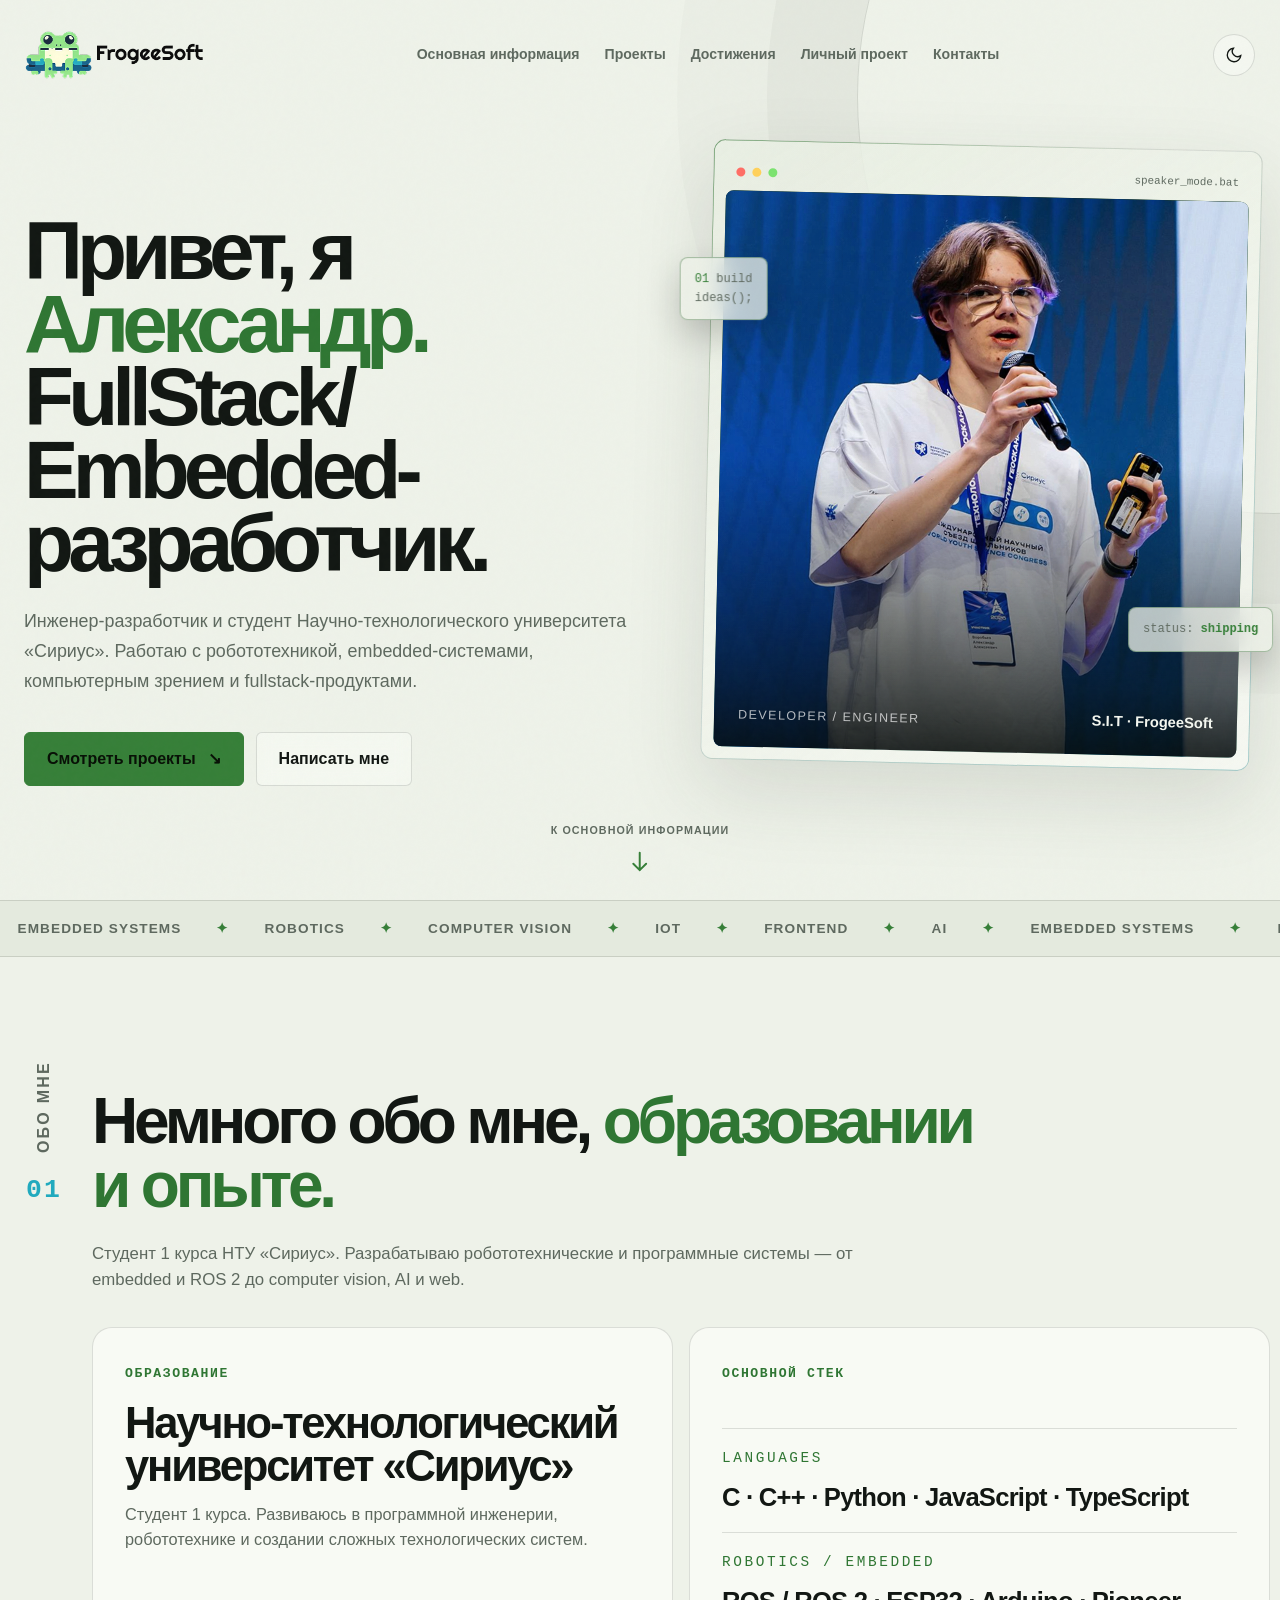
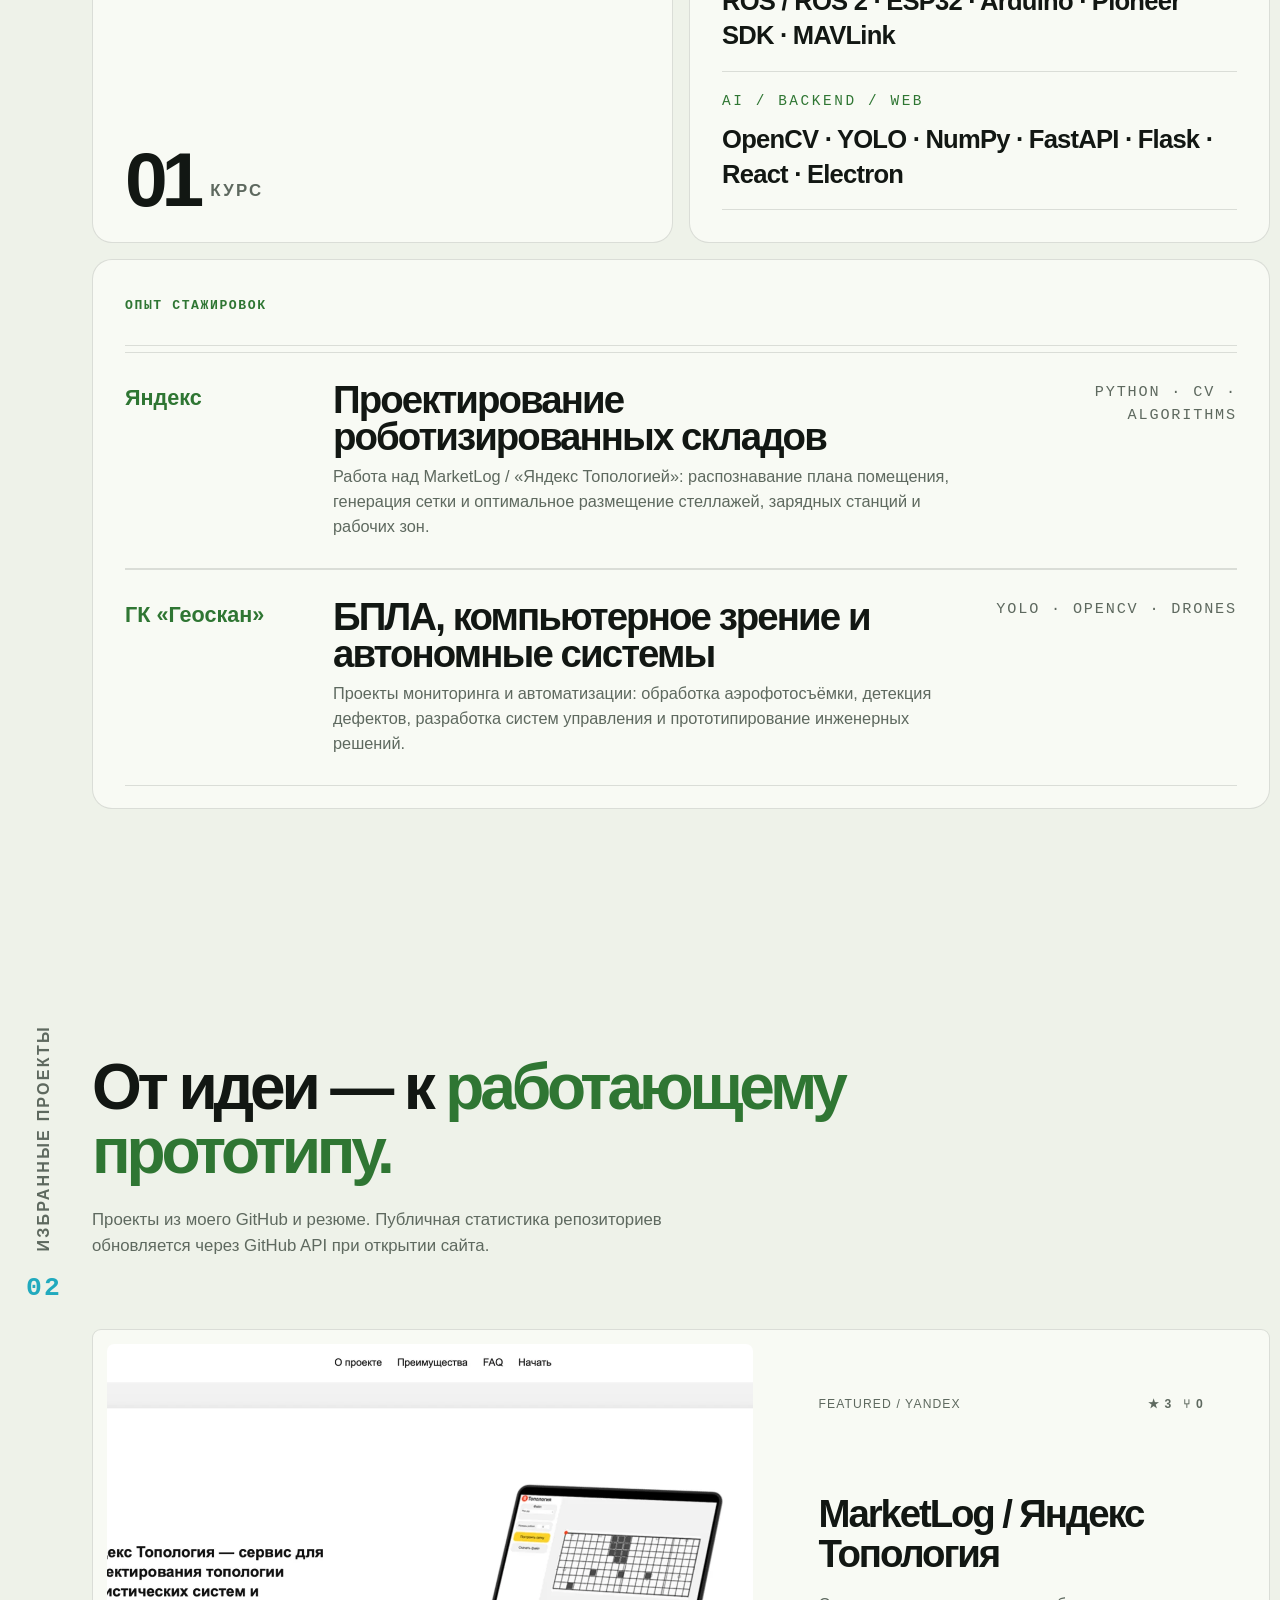
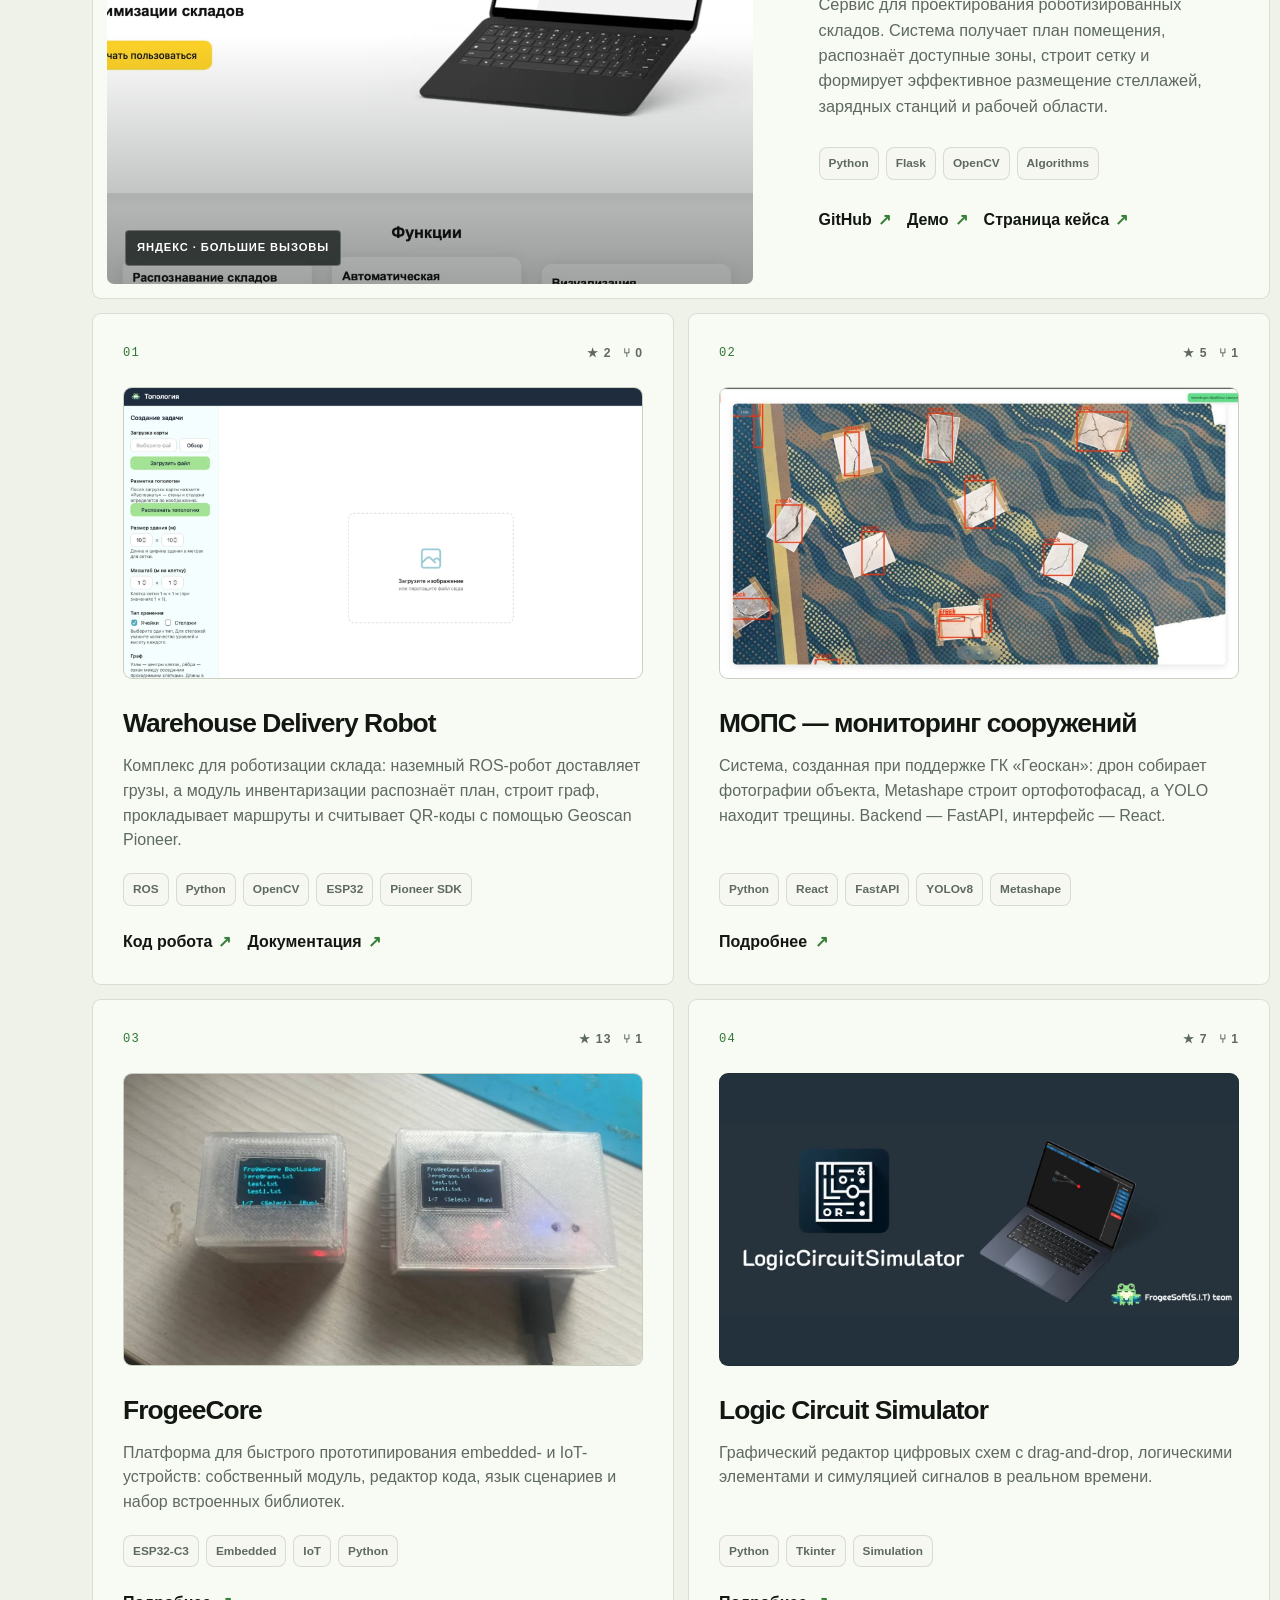
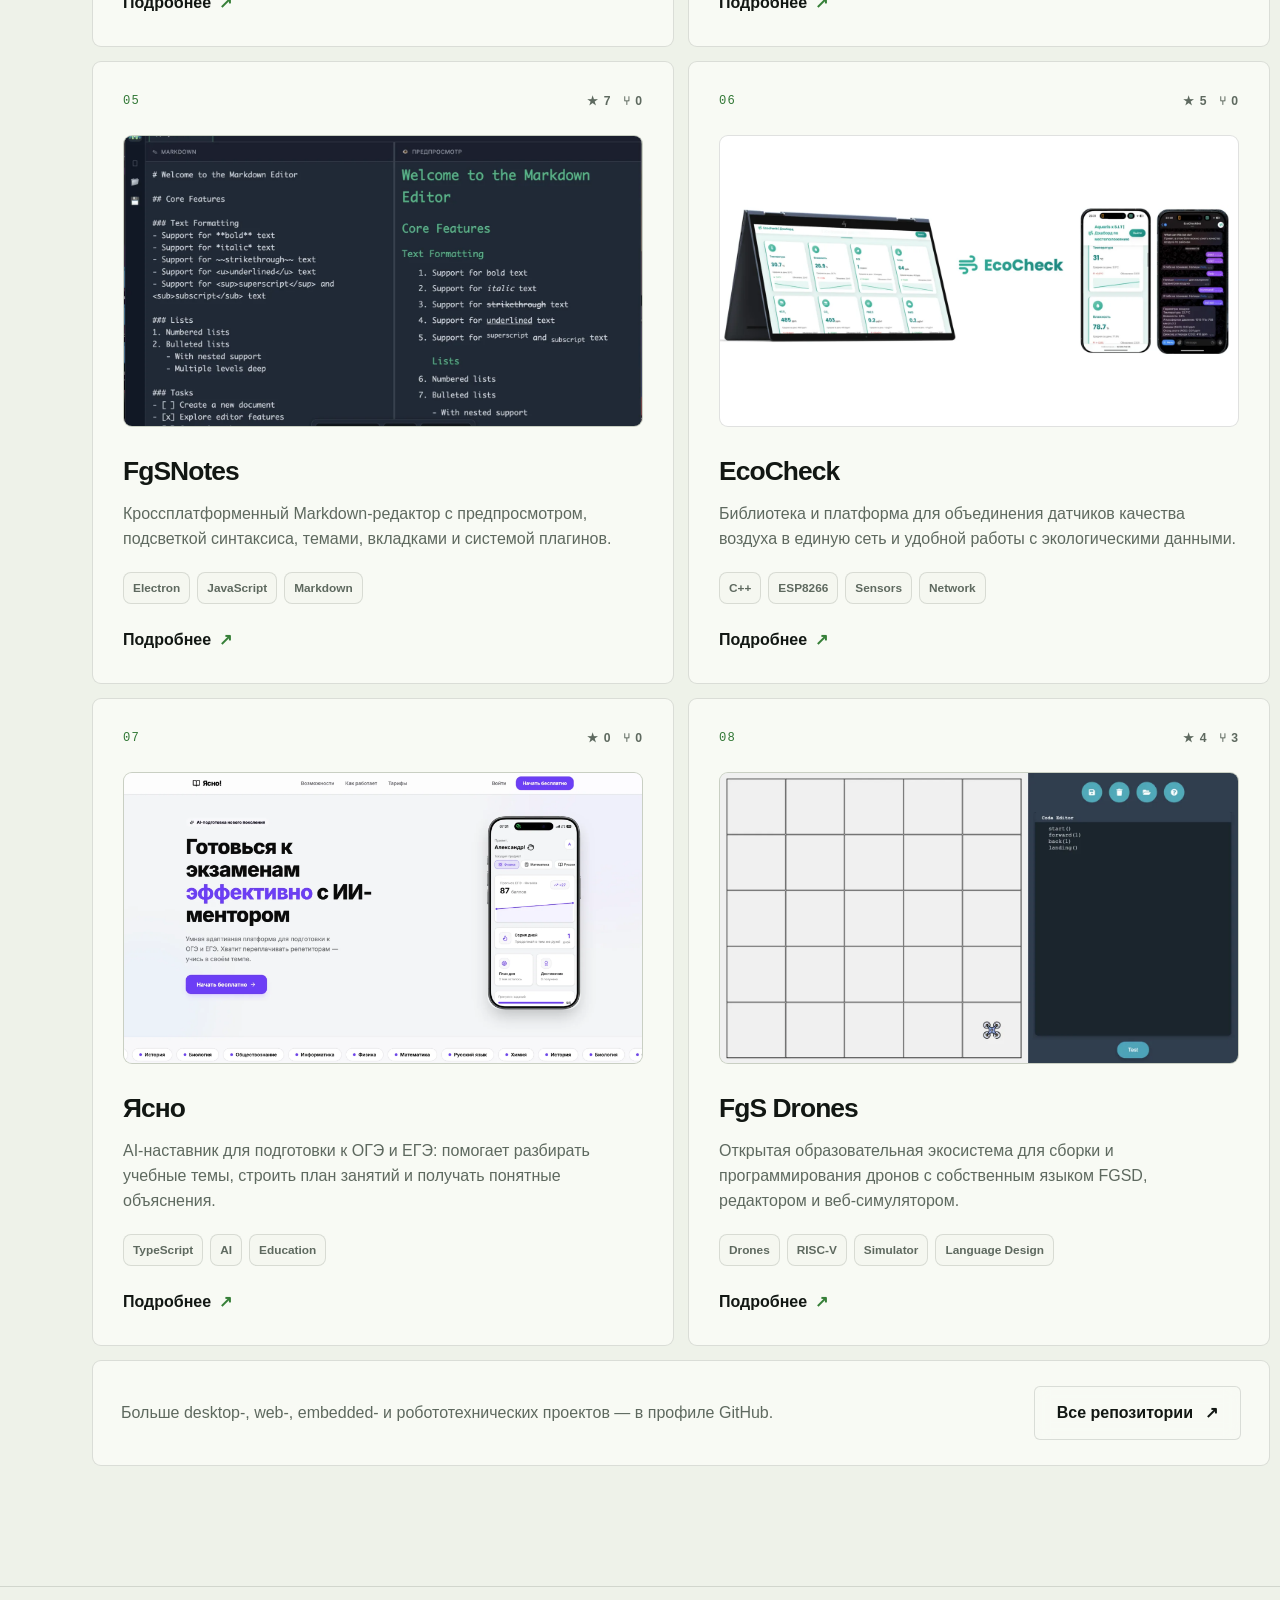
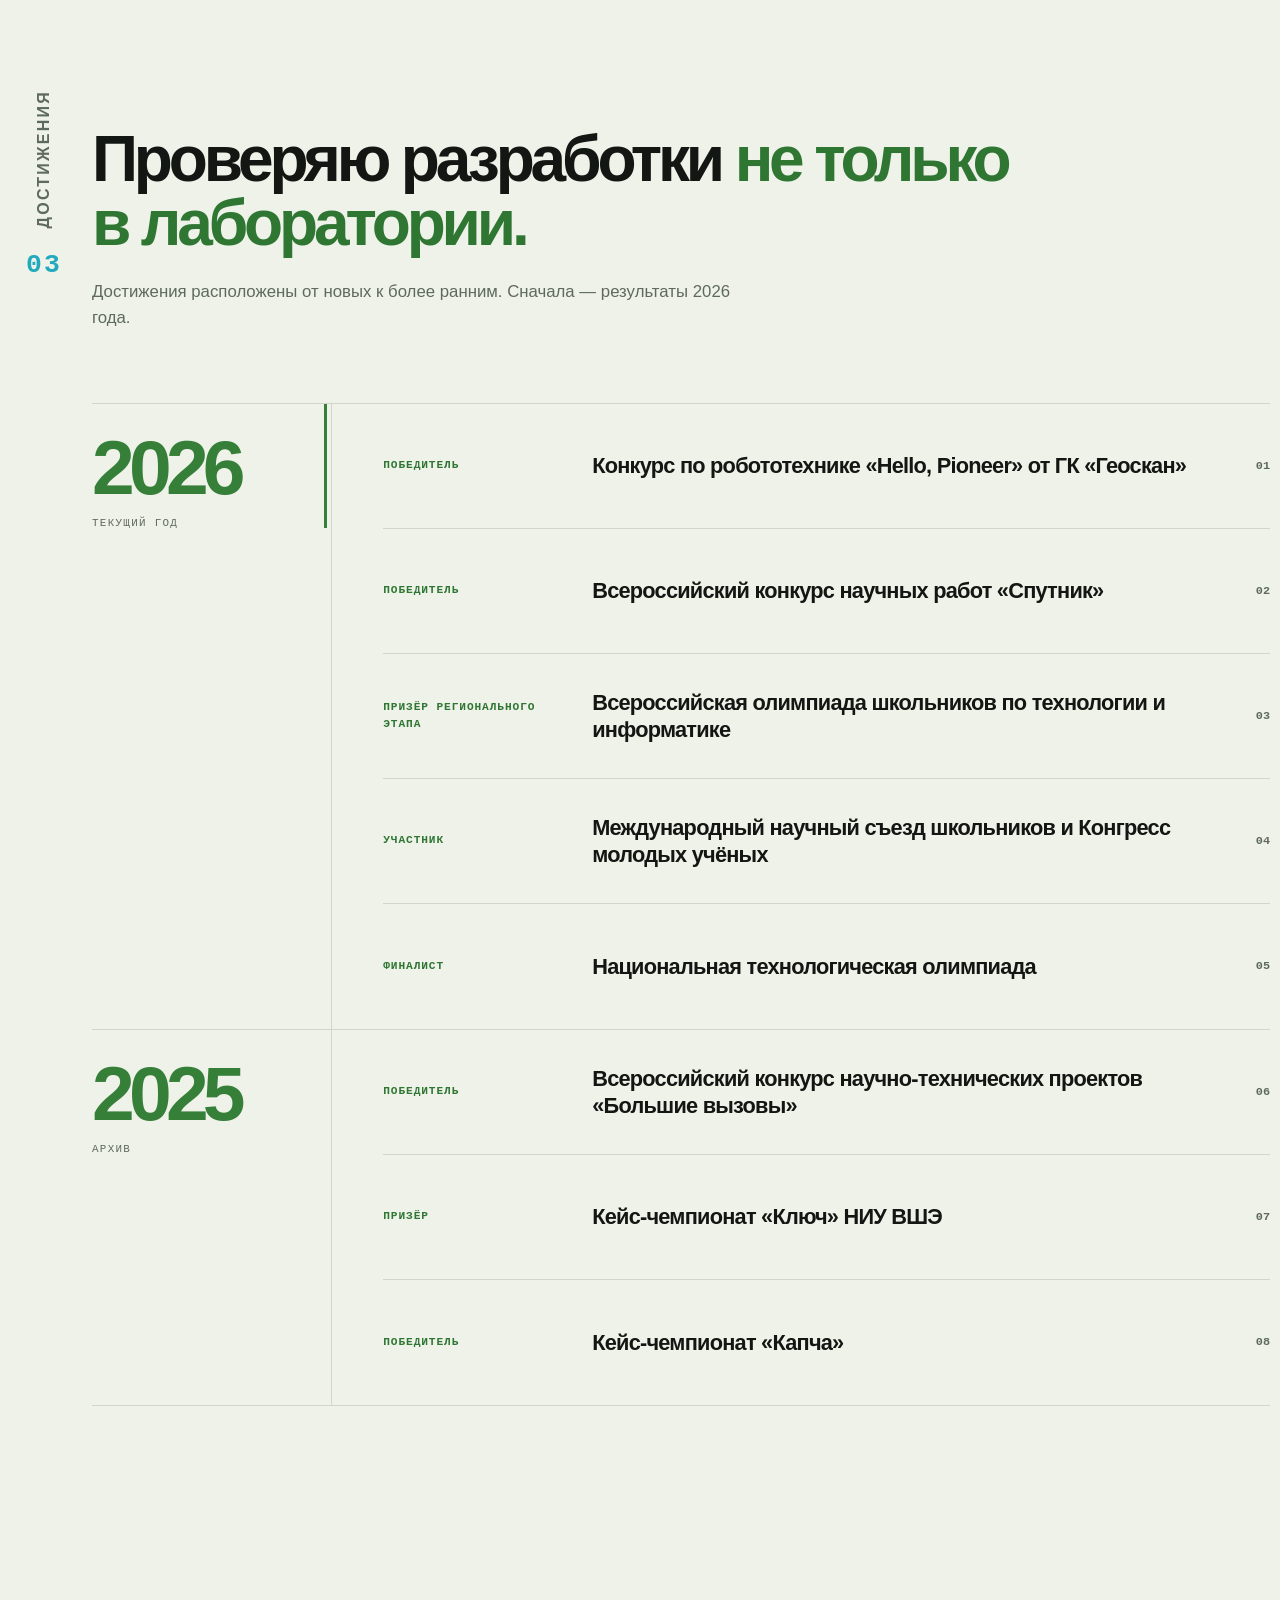
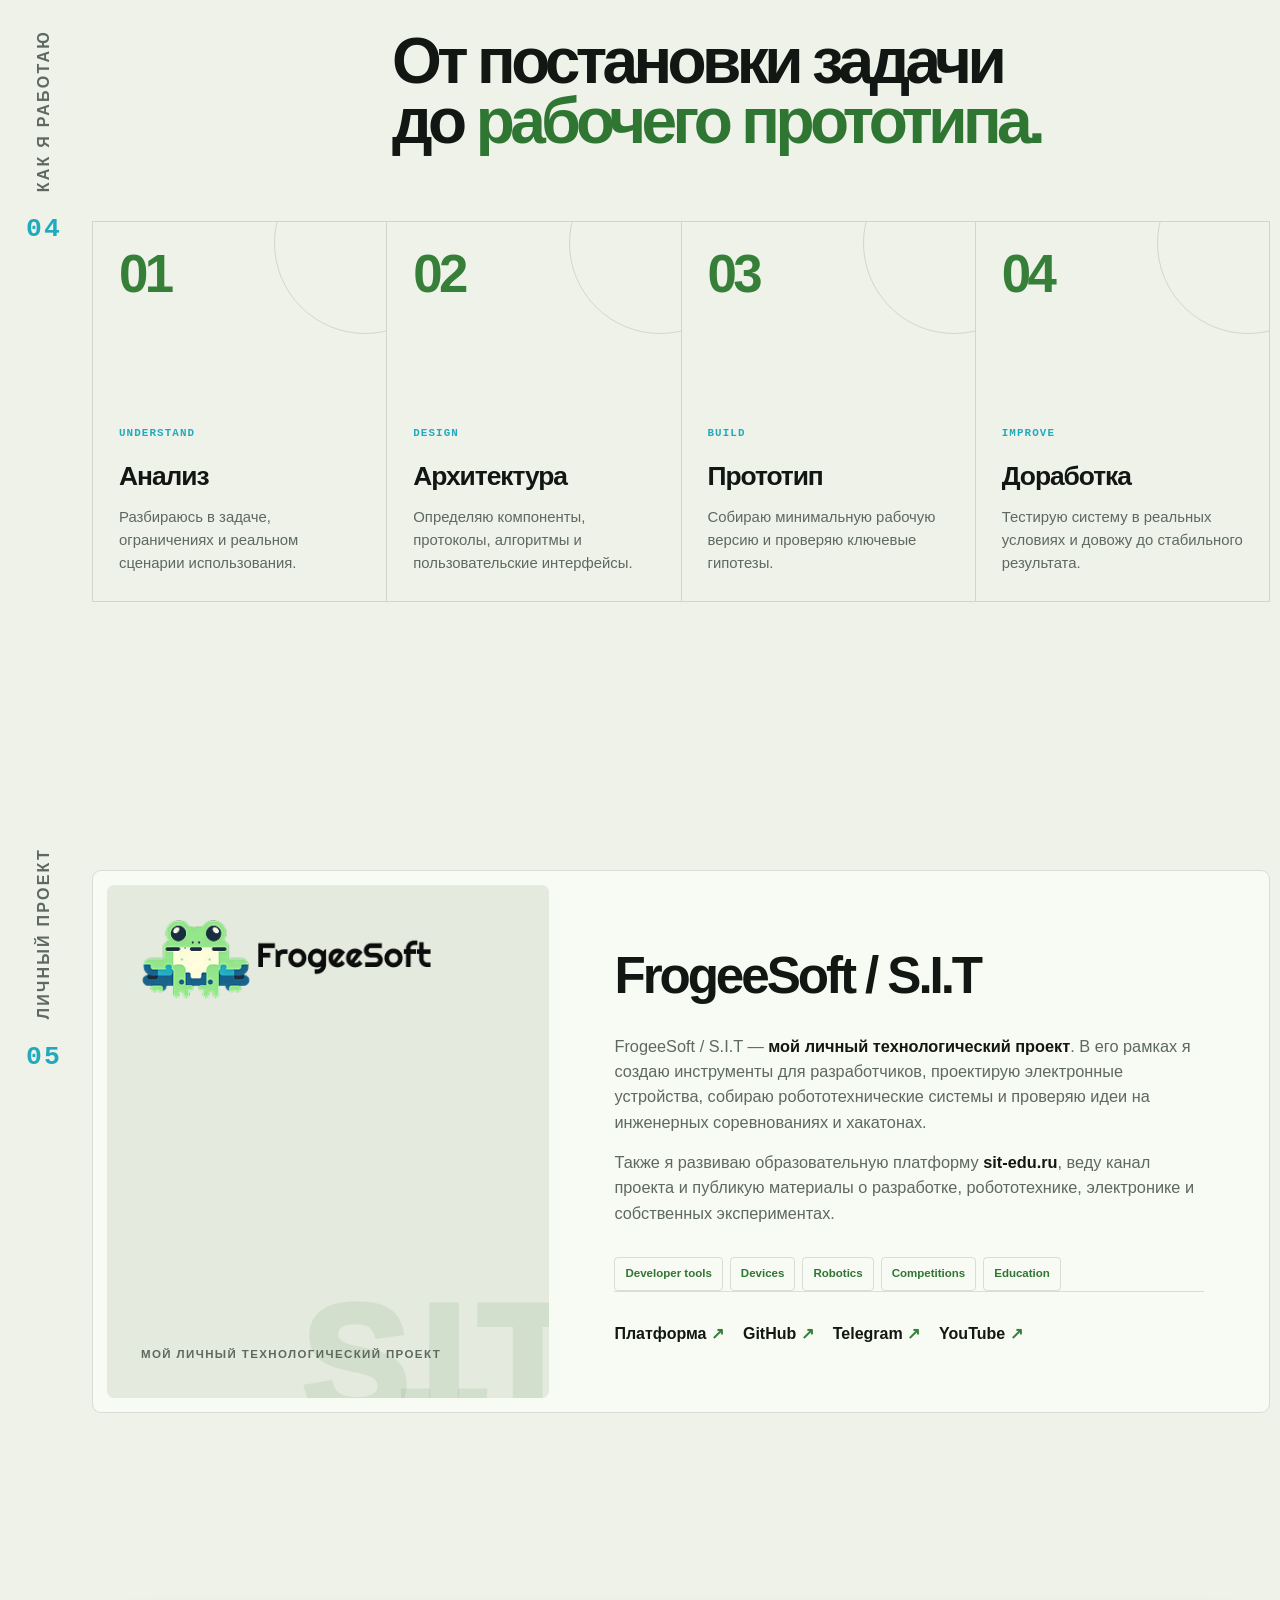
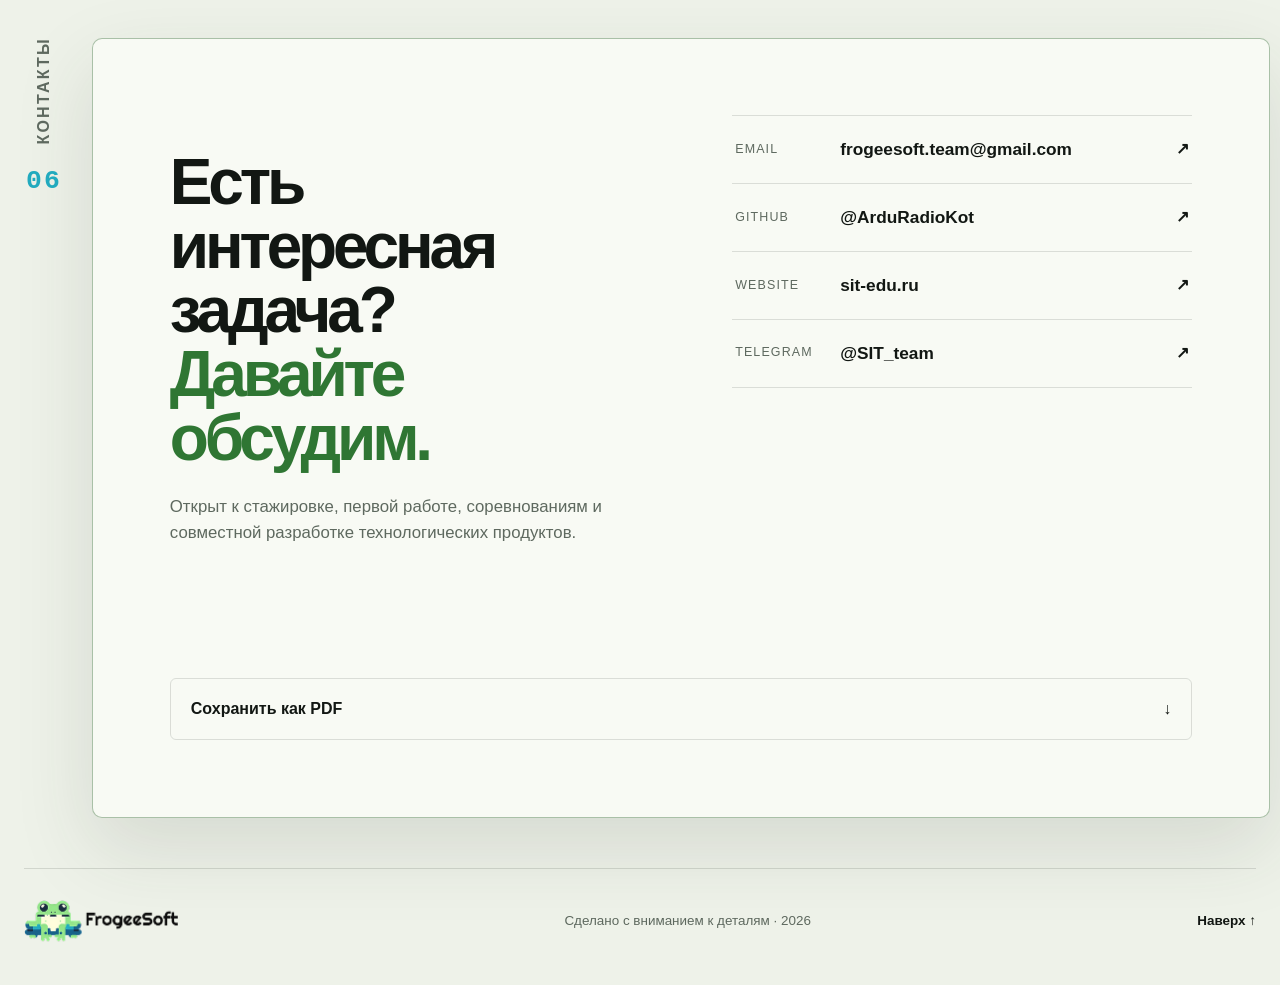
<file: cv-green/index.html>
<!doctype html>

<html lang="ru">
  <head>
    <meta charset="utf-8" />
    <meta content="width=device-width, initial-scale=1" name="viewport" />
    <meta
      content="Портфолио Александра — разработчика и инженера: embedded, робототехника, компьютерное зрение, AI, web и IoT."
      name="description"
    />
    <meta content="#090c0a" name="theme-color" />
    <meta content="Александр — Developer &amp; Engineer" property="og:title" />
    <meta
      content="Личное портфолио Александра: FrogeeSoft / S.I.T, embedded, робототехника, компьютерное зрение, AI, web и IoT."
      property="og:description"
    />
    <meta content="website" property="og:type" />
    <title>Александр — Developer &amp; Engineer</title>
    <link href="assets/logo.png" rel="icon" type="image/png" />
    <link href="styles.css" rel="stylesheet" />
    <script defer="" src="script.js"></script>
  </head>
  <body>
    <a class="skip-link" href="#main">Перейти к содержимому</a>
    <div aria-hidden="true" class="page-noise"></div>
    <header class="site-header" data-header="">
      <a
        aria-label="FrogeeSoft — на главную"
        class="brand brand-logo-link"
        href="#top"
      >
        <span aria-hidden="true" class="brand-logo-switch">
          <img
            alt=""
            class="brand-logo-dark"
            height="85"
            src="assets/frogeesoft-logo.png"
            width="309"
          />
          <img
            alt=""
            class="brand-logo-light"
            height="85"
            src="assets/frogeesoft-logo-light.png"
            width="309"
          />
        </span>
      </a>
      <nav aria-label="Основная навигация" class="desktop-nav">
        <a href="#info">Основная информация</a>
        <a href="#projects">Проекты</a>
        <a href="#achievements">Достижения</a>
        <a href="#about">Личный проект</a>
        <a href="#contact">Контакты</a>
      </nav>
      <div class="header-actions">
        <button
          aria-label="Переключить тему"
          class="theme-toggle"
          data-theme-toggle=""
          type="button"
        >
          <svg aria-hidden="true" class="sun" viewbox="0 0 24 24">
            <circle cx="12" cy="12" r="4"></circle>
            <path
              d="M12 2v2M12 20v2M4.93 4.93l1.42 1.42M17.66 17.66l1.41 1.41M2 12h2M20 12h2M4.93 19.07l1.42-1.42M17.66 6.34l1.41-1.41"
            ></path>
          </svg>
          <svg aria-hidden="true" class="moon" viewbox="0 0 24 24">
            <path d="M21 12.79A9 9 0 1 1 11.21 3 7 7 0 0 0 21 12.79Z"></path>
          </svg>
        </button>
        <button
          aria-expanded="false"
          aria-label="Открыть меню"
          class="menu-toggle"
          data-menu-toggle=""
          type="button"
        >
          <span></span><span></span>
        </button>
      </div>
    </header>
    <div aria-hidden="true" class="mobile-menu" data-mobile-menu="">
      <a href="#info">Основная информация</a>
      <a href="#projects">Проекты</a>
      <a href="#achievements">Достижения</a>
      <a href="#about">Личный проект</a>
      <a href="#contact">Контакты</a>
    </div>
    <main id="main">
      <section class="hero section" id="top">
        <div class="hero-copy reveal">
          <h1>
            Привет, я <span>Александр.</span><br />
            FullStack/ Embedded-разработчик.
          </h1>
          <p class="hero-lead">
            Инженер-разработчик и студент Научно-технологического университета
            «Сириус». Работаю с робототехникой, embedded-системами, компьютерным
            зрением и fullstack-продуктами.
          </p>
          <div class="hero-actions">
            <a class="button button-primary" href="#projects"
              >Смотреть проекты <span aria-hidden="true">↘</span></a
            >
            <a
              class="button button-secondary"
              href="mailto:frogeesoft.team@gmail.com"
              >Написать мне</a
            >
          </div>
        </div>
        <div class="hero-visual reveal reveal-delay-1">
          <div class="portrait-card">
            <div class="portrait-topbar">
              <span></span><span></span><span></span
              ><small>speaker_mode.bat</small>
            </div>
            <div class="portrait-wrap">
              <img
                alt="Александр выступает с презентацией технологического проекта"
                height="872"
                src="assets/alexander.png"
                width="900"
              />
              <div class="portrait-overlay"></div>
              <div class="portrait-caption">
                <span>Developer / Engineer</span>
                <strong>S.I.T · FrogeeSoft</strong>
              </div>
            </div>
            <div aria-hidden="true" class="code-float code-float-a">
              <span>01</span> build<br />ideas();
            </div>
            <div aria-hidden="true" class="code-float code-float-b">
              status: <b>shipping</b>
            </div>
          </div>
        </div>
        <a
          aria-label="Перейти к основной информации"
          class="hero-scroll-arrow"
          href="#info"
        >
          <span>К основной информации</span>
          <svg aria-hidden="true" viewbox="0 0 24 24">
            <path d="M12 4v15M6.5 13.5 12 19l5.5-5.5"></path>
          </svg>
        </a>
      </section>
      <section aria-label="Ключевые направления" class="marquee">
        <div class="marquee-track">
          <div class="marquee-group">
            <span>Embedded Systems</span><i>✦</i><span>Robotics</span><i>✦</i
            ><span>Computer Vision</span><i>✦</i><span>IoT</span><i>✦</i
            ><span>Frontend</span><i>✦</i><span>AI</span><i>✦</i>
          </div>
          <div aria-hidden="true" class="marquee-group">
            <span>Embedded Systems</span><i>✦</i><span>Robotics</span><i>✦</i
            ><span>Computer Vision</span><i>✦</i><span>IoT</span><i>✦</i
            ><span>Frontend</span><i>✦</i><span>AI</span><i>✦</i>
          </div>
        </div>
      </section>

      <section class="section about-compact-section has-section-rail" id="info">
        <div class="section-rail" aria-hidden="true">
          <span>Обо мне</span><strong>01</strong>
        </div>
        <div class="section-heading reveal about-compact-heading">
          <div class="section-label"><span>01</span> Коротко обо мне</div>
          <h2>Немного обо мне, <em>образовании и опыте.</em></h2>
          <p>
            Студент 1 курса НТУ «Сириус». Разрабатываю робототехнические и
            программные системы — от embedded и ROS 2 до computer vision, AI и
            web.
          </p>
        </div>

        <div class="about-compact-grid">
          <article class="about-card reveal">
            <span class="about-card-kicker">Образование</span>
            <h3>Научно‑технологический университет «Сириус»</h3>
            <p>
              Студент 1 курса. Развиваюсь в программной инженерии, робототехнике
              и создании сложных технологических систем.
            </p>
            <div class="about-card-foot">
              <strong>01</strong><span>курс</span>
            </div>
          </article>

          <article class="about-card reveal reveal-delay-1">
            <span class="about-card-kicker">Основной стек</span>
            <div class="stack-list">
              <div class="stack-item">
                <span>Languages</span
                ><strong>C · C++ · Python · JavaScript · TypeScript</strong>
              </div>
              <div class="stack-item">
                <span>Robotics / Embedded</span
                ><strong
                  >ROS / ROS 2 · ESP32 · Arduino · Pioneer SDK · MAVLink</strong
                >
              </div>
              <div class="stack-item">
                <span>AI / Backend / Web</span
                ><strong
                  >OpenCV · YOLO · NumPy · FastAPI · Flask · React ·
                  Electron</strong
                >
              </div>
            </div>
          </article>

          <article class="about-card about-card-wide reveal">
            <span class="about-card-kicker">Опыт стажировок</span>
            <div class="experience-list">
              <div class="experience-item">
                <div class="experience-meta">Яндекс</div>
                <div class="experience-copy">
                  <h3>Проектирование роботизированных складов</h3>
                  <p>
                    Работа над MarketLog / «Яндекс Топологией»: распознавание
                    плана помещения, генерация сетки и оптимальное размещение
                    стеллажей, зарядных станций и рабочих зон.
                  </p>
                </div>
                <div class="experience-tags">Python · CV · Algorithms</div>
              </div>
              <div class="experience-item">
                <div class="experience-meta">ГК «Геоскан»</div>
                <div class="experience-copy">
                  <h3>БПЛА, компьютерное зрение и автономные системы</h3>
                  <p>
                    Проекты мониторинга и автоматизации: обработка
                    аэрофотосъёмки, детекция дефектов, разработка систем
                    управления и прототипирование инженерных решений.
                  </p>
                </div>
                <div class="experience-tags">YOLO · OpenCV · Drones</div>
              </div>
            </div>
          </article>
        </div>
      </section>

      <section class="section projects has-section-rail" id="projects">
        <div class="section-rail" aria-hidden="true">
          <span>Избранные проекты</span><strong>02</strong>
        </div>
        <div class="section-heading reveal">
          <div class="section-label"><span>02</span> Избранные проекты</div>
          <h2>От идеи — к <em>работающему прототипу.</em></h2>
          <p>
            Проекты из моего GitHub и резюме. Публичная статистика репозиториев
            обновляется через GitHub API при открытии сайта.
          </p>
        </div>
        <article class="project-featured reveal" data-repo="MarketLog">
          <a
            aria-label="Открыть демонстрацию Яндекс Топологии"
            class="project-visual project-image-featured"
            href="https://x200l.github.io/MarketLog/"
            rel="noreferrer"
            target="_blank"
          >
            <img
              alt="Лендинг проекта Яндекс Топология с интерфейсом проектирования роботизированного склада"
              height="1026"
              src="assets/project-marketlog.webp"
              width="1800"
            />
            <span class="project-image-badge">Яндекс · Большие вызовы</span>
          </a>
          <div class="project-info">
            <div class="project-kicker">
              <span>Featured / Yandex</span>
              <span class="repo-stats"
                ><b data-repo-stars="">★ 3</b
                ><b data-repo-forks="">⑂ 0</b></span
              >
            </div>
            <h3>MarketLog / Яндекс Топология</h3>
            <p>
              Сервис для проектирования роботизированных складов. Система
              получает план помещения, распознаёт доступные зоны, строит сетку и
              формирует эффективное размещение стеллажей, зарядных станций и
              рабочей области.
            </p>
            <div class="tags">
              <span>Python</span><span>Flask</span><span>OpenCV</span
              ><span>Algorithms</span>
            </div>
            <div class="project-links featured-links">
              <a
                href="https://github.com/X200L/MarketLog"
                rel="noreferrer"
                target="_blank"
                >GitHub <span>↗</span></a
              >
              <a
                href="https://x200l.github.io/MarketLog/"
                rel="noreferrer"
                target="_blank"
                >Демо <span>↗</span></a
              >
              <a
                href="https://bigchallenges.ru/topologies"
                rel="noreferrer"
                target="_blank"
                >Страница кейса <span>↗</span></a
              >
            </div>
          </div>
        </article>
        <div class="project-grid">
          <article
            class="project-card reveal"
            data-repo="Warehouse-delivery-robot"
          >
            <div class="project-card-top">
              <span class="project-number">01</span
              ><span class="repo-stats"
                ><b data-repo-stars="">★ 2</b
                ><b data-repo-forks="">⑂ 0</b></span
              >
            </div>
            <a
              aria-label="Warehouse Delivery Robot на GitHub"
              class="project-card-media"
              href="https://github.com/ArduRadioKot/Warehouse-delivery-robot"
              rel="noreferrer"
              target="_blank"
            >
              <img
                alt="Интерфейс распознавания топологии склада с логотипом FrogeeSoft"
                height="928"
                loading="lazy"
                src="assets/project-warehouse.webp"
                width="1648"
              />
            </a>
            <h3>Warehouse Delivery Robot</h3>
            <p>
              Комплекс для роботизации склада: наземный ROS-робот доставляет
              грузы, а модуль инвентаризации распознаёт план, строит граф,
              прокладывает маршруты и считывает QR-коды с помощью Geoscan
              Pioneer.
            </p>
            <div class="tags">
              <span>ROS</span><span>Python</span><span>OpenCV</span
              ><span>ESP32</span><span>Pioneer SDK</span>
            </div>
            <div class="project-links">
              <a
                href="https://github.com/ArduRadioKot/Warehouse-delivery-robot"
                rel="noreferrer"
                target="_blank"
                >Код робота <span>↗</span></a
              ><a
                href="https://github.com/ArduRadioKot/Hello-pioner"
                rel="noreferrer"
                target="_blank"
                >Документация <span>↗</span></a
              >
            </div>
          </article>
          <article
            class="project-card reveal reveal-delay-1"
            data-repo="Geoscan_MOPS"
          >
            <div class="project-card-top">
              <span class="project-number">02</span
              ><span class="repo-stats"
                ><b data-repo-stars="">★ 5</b
                ><b data-repo-forks="">⑂ 1</b></span
              >
            </div>
            <a
              aria-label="МОПС на GitHub"
              class="project-card-media"
              href="https://github.com/ArduRadioKot/Geoscan_MOPS"
              rel="noreferrer"
              target="_blank"
            >
              <img
                alt="Результат компьютерного зрения: обнаруженные трещины выделены рамками"
                height="932"
                loading="lazy"
                src="assets/project-mops.webp"
                width="1754"
              />
            </a>
            <h3>МОПС — мониторинг сооружений</h3>
            <p>
              Система, созданная при поддержке ГК «Геоскан»: дрон собирает
              фотографии объекта, Metashape строит ортофотофасад, а YOLO находит
              трещины. Backend — FastAPI, интерфейс — React.
            </p>
            <div class="tags">
              <span>Python</span><span>React</span><span>FastAPI</span
              ><span>YOLOv8</span><span>Metashape</span>
            </div>
            <a
              href="https://github.com/ArduRadioKot/Geoscan_MOPS"
              rel="noreferrer"
              target="_blank"
              >Подробнее <span>↗</span></a
            >
          </article>
          <article class="project-card reveal" data-repo="FrogeeCore">
            <div class="project-card-top">
              <span class="project-number">03</span
              ><span class="repo-stats"
                ><b data-repo-stars="">★ 13</b
                ><b data-repo-forks="">⑂ 1</b></span
              >
            </div>
            <a
              aria-label="FrogeeCore на GitHub"
              class="project-card-media"
              href="https://github.com/ArduRadioKot/FrogeeCore"
              rel="noreferrer"
              target="_blank"
            >
              <img
                alt="Два прототипа устройства FrogeeCore с OLED-дисплеями"
                height="960"
                loading="lazy"
                src="assets/project-frogeecore.webp"
                width="1280"
              />
            </a>
            <h3>FrogeeCore</h3>
            <p>
              Платформа для быстрого прототипирования embedded- и IoT-устройств:
              собственный модуль, редактор кода, язык сценариев и набор
              встроенных библиотек.
            </p>
            <div class="tags">
              <span>ESP32-C3</span><span>Embedded</span><span>IoT</span
              ><span>Python</span>
            </div>
            <a
              href="https://github.com/ArduRadioKot/FrogeeCore"
              rel="noreferrer"
              target="_blank"
              >Подробнее <span>↗</span></a
            >
          </article>
          <article
            class="project-card reveal reveal-delay-1"
            data-repo="LogicCircuitSimulator"
          >
            <div class="project-card-top">
              <span class="project-number">04</span
              ><span class="repo-stats"
                ><b data-repo-stars="">★ 7</b
                ><b data-repo-forks="">⑂ 1</b></span
              >
            </div>
            <a
              aria-label="Logic Circuit Simulator на GitHub"
              class="project-card-media media-contain media-dark"
              href="https://github.com/ArduRadioKot/LogicCircuitSimulator"
              rel="noreferrer"
              target="_blank"
            >
              <img
                alt="Презентационный экран симулятора логических схем"
                height="521"
                loading="lazy"
                src="assets/project-logic.webp"
                width="1400"
              />
            </a>
            <h3>Logic Circuit Simulator</h3>
            <p>
              Графический редактор цифровых схем с drag-and-drop, логическими
              элементами и симуляцией сигналов в реальном времени.
            </p>
            <div class="tags">
              <span>Python</span><span>Tkinter</span><span>Simulation</span>
            </div>
            <a
              href="https://github.com/ArduRadioKot/LogicCircuitSimulator"
              rel="noreferrer"
              target="_blank"
              >Подробнее <span>↗</span></a
            >
          </article>
          <article class="project-card reveal" data-repo="FgSNotes">
            <div class="project-card-top">
              <span class="project-number">05</span
              ><span class="repo-stats"
                ><b data-repo-stars="">★ 7</b
                ><b data-repo-forks="">⑂ 0</b></span
              >
            </div>
            <a
              aria-label="FgSNotes на GitHub"
              class="project-card-media"
              href="https://github.com/ArduRadioKot/FgSNotes"
              rel="noreferrer"
              target="_blank"
            >
              <img
                alt="Интерфейс Markdown-редактора FgSNotes с редактором и предпросмотром"
                height="933"
                loading="lazy"
                src="assets/project-fgsnotes.webp"
                width="1400"
              />
            </a>
            <h3>FgSNotes</h3>
            <p>
              Кроссплатформенный Markdown-редактор с предпросмотром, подсветкой
              синтаксиса, темами, вкладками и системой плагинов.
            </p>
            <div class="tags">
              <span>Electron</span><span>JavaScript</span><span>Markdown</span>
            </div>
            <a
              href="https://github.com/ArduRadioKot/FgSNotes"
              rel="noreferrer"
              target="_blank"
              >Подробнее <span>↗</span></a
            >
          </article>
          <article
            class="project-card reveal reveal-delay-1"
            data-repo="ecoCheck-library"
          >
            <div class="project-card-top">
              <span class="project-number">06</span
              ><span class="repo-stats"
                ><b data-repo-stars="">★ 5</b
                ><b data-repo-forks="">⑂ 0</b></span
              >
            </div>
            <a
              aria-label="EcoCheck на GitHub"
              class="project-card-media media-contain media-light"
              href="https://github.com/ArduRadioKot/ecoCheck-library"
              rel="noreferrer"
              target="_blank"
            >
              <img
                alt="Интерфейс EcoCheck на ноутбуке и смартфонах"
                height="412"
                loading="lazy"
                src="assets/project-ecocheck.webp"
                width="1400"
              />
            </a>
            <h3>EcoCheck</h3>
            <p>
              Библиотека и платформа для объединения датчиков качества воздуха в
              единую сеть и удобной работы с экологическими данными.
            </p>
            <div class="tags">
              <span>C++</span><span>ESP8266</span><span>Sensors</span
              ><span>Network</span>
            </div>
            <a
              href="https://github.com/ArduRadioKot/ecoCheck-library"
              rel="noreferrer"
              target="_blank"
              >Подробнее <span>↗</span></a
            >
          </article>
          <article class="project-card reveal" data-repo="yasno-service">
            <div class="project-card-top">
              <span class="project-number">07</span
              ><span class="repo-stats"
                ><b data-repo-stars="">★ 0</b
                ><b data-repo-forks="">⑂ 0</b></span
              >
            </div>
            <a
              aria-label="Ясно на GitHub"
              class="project-card-media"
              href="https://github.com/ArduRadioKot/yasno-service"
              rel="noreferrer"
              target="_blank"
            >
              <img
                alt="Лендинг образовательной платформы Ясно с AI-ментором"
                height="1010"
                loading="lazy"
                src="assets/project-yasno.webp"
                width="1800"
              />
            </a>
            <h3>Ясно</h3>
            <p>
              AI-наставник для подготовки к ОГЭ и ЕГЭ: помогает разбирать
              учебные темы, строить план занятий и получать понятные объяснения.
            </p>
            <div class="tags">
              <span>TypeScript</span><span>AI</span><span>Education</span>
            </div>
            <a
              href="https://github.com/ArduRadioKot/yasno-service"
              rel="noreferrer"
              target="_blank"
              >Подробнее <span>↗</span></a
            >
          </article>
          <article
            class="project-card reveal reveal-delay-1"
            data-repo="FgSdrones"
          >
            <div class="project-card-top">
              <span class="project-number">08</span
              ><span class="repo-stats"
                ><b data-repo-stars="">★ 4</b
                ><b data-repo-forks="">⑂ 3</b></span
              >
            </div>
            <a
              aria-label="FgS Drones на GitHub"
              class="project-card-media"
              href="https://github.com/ArduRadioKot/FgSdrones"
              rel="noreferrer"
              target="_blank"
            >
              <img
                alt="Веб-симулятор программирования дрона FgS Drones"
                height="793"
                loading="lazy"
                src="assets/project-fgsdrones.webp"
                width="1400"
              />
            </a>
            <h3>FgS Drones</h3>
            <p>
              Открытая образовательная экосистема для сборки и программирования
              дронов с собственным языком FGSD, редактором и веб-симулятором.
            </p>
            <div class="tags">
              <span>Drones</span><span>RISC-V</span><span>Simulator</span
              ><span>Language Design</span>
            </div>
            <a
              href="https://github.com/ArduRadioKot/FgSdrones"
              rel="noreferrer"
              target="_blank"
              >Подробнее <span>↗</span></a
            >
          </article>
        </div>
        <div class="all-projects reveal">
          <p>
            Больше desktop-, web-, embedded- и робототехнических проектов — в
            профиле GitHub.
          </p>
          <a
            class="button button-secondary"
            href="https://github.com/ArduRadioKot?tab=repositories"
            rel="noreferrer"
            target="_blank"
            >Все репозитории <span>↗</span></a
          >
        </div>
      </section>

      <section
        class="section achievements timeline-section has-section-rail"
        id="achievements"
      >
        <div class="section-rail" aria-hidden="true">
          <span>Достижения</span><strong>03</strong>
        </div>
        <div class="section-heading reveal">
          <div class="section-label">
            <span>03</span> Соревнования и достижения
          </div>
          <h2>Проверяю разработки <em>не только в лаборатории.</em></h2>
          <p>
            Достижения расположены от новых к более ранним. Сначала — результаты
            2026 года.
          </p>
        </div>

        <div class="year-timeline">
          <section class="timeline-year reveal">
            <div class="year-marker">
              <strong>2026</strong><span>текущий год</span>
            </div>
            <div class="year-events">
              <article class="timeline-event timeline-event-primary">
                <span>Победитель</span>
                <h3>
                  Конкурс по робототехнике «Hello, Pioneer» от ГК «Геоскан»
                </h3>
                <b>01</b>
              </article>
              <article class="timeline-event">
                <span>Победитель</span>
                <h3>Всероссийский конкурс научных работ «Спутник»</h3>
                <b>02</b>
              </article>
              <article class="timeline-event">
                <span>Призёр регионального этапа</span>
                <h3>
                  Всероссийская олимпиада школьников по технологии и информатике
                </h3>
                <b>03</b>
              </article>
              <article class="timeline-event">
                <span>Участник</span>
                <h3>
                  Международный научный съезд школьников и Конгресс молодых
                  учёных
                </h3>
                <b>04</b>
              </article>
              <article class="timeline-event">
                <span>Финалист</span>
                <h3>Национальная технологическая олимпиада</h3>
                <b>05</b>
              </article>
            </div>
          </section>
          <section class="timeline-year reveal">
            <div class="year-marker">
              <strong>2025</strong><span>архив</span>
            </div>
            <div class="year-events">
              <article class="timeline-event">
                <span>Победитель</span>
                <h3>
                  Всероссийский конкурс научно-технических проектов «Большие
                  вызовы»
                </h3>
                <b>06</b>
              </article>
              <article class="timeline-event">
                <span>Призёр</span>
                <h3>Кейс-чемпионат «Ключ» НИУ ВШЭ</h3>
                <b>07</b>
              </article>
              <article class="timeline-event">
                <span>Победитель</span>
                <h3>Кейс-чемпионат «Капча»</h3>
                <b>08</b>
              </article>
            </div>
          </section>
        </div>
      </section>

      <section class="section workflow-section has-section-rail" id="process">
        <div class="section-rail" aria-hidden="true">
          <span>Как я работаю</span><strong>04</strong>
        </div>
        <div class="workflow-head reveal">
          <div class="section-label"><span>04</span> Как я работаю</div>
          <h2>От постановки задачи<br />до <em>рабочего прототипа.</em></h2>
        </div>
        <div class="workflow-track">
          <article class="workflow-step reveal">
            <span>01</span>
            <div>
              <small>Understand</small>
              <h3>Анализ</h3>
              <p>
                Разбираюсь в задаче, ограничениях и реальном сценарии
                использования.
              </p>
            </div>
          </article>
          <article class="workflow-step reveal reveal-delay-1">
            <span>02</span>
            <div>
              <small>Design</small>
              <h3>Архитектура</h3>
              <p>
                Определяю компоненты, протоколы, алгоритмы и пользовательские
                интерфейсы.
              </p>
            </div>
          </article>
          <article class="workflow-step reveal reveal-delay-2">
            <span>03</span>
            <div>
              <small>Build</small>
              <h3>Прототип</h3>
              <p>
                Собираю минимальную рабочую версию и проверяю ключевые гипотезы.
              </p>
            </div>
          </article>
          <article class="workflow-step reveal">
            <span>04</span>
            <div>
              <small>Improve</small>
              <h3>Доработка</h3>
              <p>
                Тестирую систему в реальных условиях и довожу до стабильного
                результата.
              </p>
            </div>
          </article>
        </div>
      </section>

      <section
        class="section personal-project-section has-section-rail"
        id="about"
      >
        <div class="section-rail" aria-hidden="true">
          <span>Личный проект</span><strong>05</strong>
        </div>
        <div class="section-label reveal"><span>05</span> Личный проект</div>
        <article class="team-card reveal">
          <div class="team-card-brand">
            <span aria-hidden="true" class="brand-logo-switch"
              ><img
                alt=""
                class="brand-logo-dark"
                height="85"
                src="assets/frogeesoft-logo.png"
                width="309" /><img
                alt=""
                class="brand-logo-light"
                height="85"
                src="assets/frogeesoft-logo-light.png"
                width="309"
            /></span>
            <span>Мой личный технологический проект</span>
          </div>
          <div class="team-card-copy">
            <h3>FrogeeSoft / S.I.T</h3>
            <p>
              FrogeeSoft / S.I.T —
              <strong>мой личный технологический проект</strong>. В его рамках я
              создаю инструменты для разработчиков, проектирую электронные
              устройства, собираю робототехнические системы и проверяю идеи на
              инженерных соревнованиях и хакатонах.
            </p>
            <p>
              Также я развиваю образовательную платформу
              <strong>sit-edu.ru</strong>, веду канал проекта и публикую
              материалы о разработке, робототехнике, электронике и собственных
              экспериментах.
            </p>
            <div class="team-directions">
              <span>Developer tools</span><span>Devices</span
              ><span>Robotics</span><span>Competitions</span
              ><span>Education</span>
            </div>
            <div class="team-links">
              <a href="https://sit-edu.ru" rel="noreferrer" target="_blank"
                >Платформа <b>↗</b></a
              >
              <a
                href="https://github.com/X200L/SITeducation"
                rel="noreferrer"
                target="_blank"
                >GitHub <b>↗</b></a
              >
              <a href="https://t.me/SIT_team" rel="noreferrer" target="_blank"
                >Telegram <b>↗</b></a
              >
              <a
                href="https://youtube.com/@frogeesoft"
                rel="noreferrer"
                target="_blank"
                >YouTube <b>↗</b></a
              >
            </div>
          </div>
        </article>
      </section>

      <section
        class="section contact contact-redesign has-section-rail"
        id="contact"
      >
        <div class="section-rail" aria-hidden="true">
          <span>Контакты</span><strong>06</strong>
        </div>
        <div class="contact-card reveal">
          <div class="contact-copy">
            <div class="section-label"><span>06</span> Контакты</div>
            <h2>Есть интересная задача?<br /><em>Давайте обсудим.</em></h2>
            <p>
              Открыт к стажировке, первой работе, соревнованиям и совместной
              разработке технологических продуктов.
            </p>
          </div>
          <div class="contact-actions">
            <a class="contact-link" href="mailto:frogeesoft.team@gmail.com"
              ><span>Email</span><strong>frogeesoft.team@gmail.com</strong
              ><b>↗</b></a
            >
            <a
              class="contact-link"
              href="https://github.com/ArduRadioKot"
              rel="noreferrer"
              target="_blank"
              ><span>GitHub</span><strong>@ArduRadioKot</strong><b>↗</b></a
            >
            <a
              class="contact-link"
              href="https://sit-edu.ru"
              rel="noreferrer"
              target="_blank"
              ><span>Website</span><strong>sit-edu.ru</strong><b>↗</b></a
            >
            <a
              class="contact-link"
              href="https://t.me/SIT_team"
              rel="noreferrer"
              target="_blank"
              ><span>Telegram</span><strong>@SIT_team</strong><b>↗</b></a
            >
          </div>
          <button class="print-button" data-print type="button">
            <span>Сохранить как PDF</span><b>↓</b>
          </button>
        </div>
      </section>
    </main>
    <footer>
      <a class="brand brand-logo-link footer-logo" href="#top"
        ><span aria-hidden="true" class="brand-logo-switch">
          <img
            alt=""
            class="brand-logo-dark"
            height="85"
            src="assets/frogeesoft-logo.png"
            width="309"
          />
          <img
            alt=""
            class="brand-logo-light"
            height="85"
            src="assets/frogeesoft-logo-light.png"
            width="309"
          /> </span
      ></a>
      <p>Сделано с вниманием к деталям · <span data-year="">2026</span></p>
      <a href="#top">Наверх ↑</a>
    </footer>
    <noscript
      ><div class="noscript">
        Для анимаций и актуальной статистики GitHub включите JavaScript.
      </div></noscript
    >
  </body>
</html>
</file>
<file: styles.css>
:root {
  --bg: #090c0a;
  --bg-soft: #0d120f;
  --surface: #111713;
  --surface-2: #161d18;
  --text: #f1f5ef;
  --muted: #98a398;
  --line: rgba(240, 255, 238, 0.13);
  --line-strong: rgba(240, 255, 238, 0.28);
  --accent: #21aabe;
  --accent-soft: #62c7d4;
  --on-accent: #061316;
  --shadow: 0 30px 80px rgba(0, 0, 0, 0.35);
  --header-h: 96px;
  --container: min(1240px, calc(100vw - 48px));

  /* Type - five working sizes plus display steps; mobile values are set in the 620px query */
  --fs-micro: 0.8125rem;
  --fs-small: 0.875rem;
  --fs-body: 1rem;
  --fs-lead: clamp(1.0625rem, 1.4vw, 1.3rem);
  --fs-h4: clamp(1.125rem, 1.8vw, 1.65rem);
  --fs-h3: clamp(2rem, 3.2vw, 3.4rem);
  --fs-h2: clamp(2.75rem, 5vw, 5.5rem);
  --fs-display: clamp(3.5rem, 6.4vw, 7rem);
  --fs-mega: clamp(7rem, 11vw, 10rem);

  --lh-display: 0.9;
  --lh-heading: 1.04;
  --lh-snug: 1.25;
  --lh-body: 1.55;

  --ls-display: -0.07em;
  --ls-heading: -0.04em;
  --ls-caps: 0.1em;

  --fw-bold: 700;
  --fw-heavy: 800;
  --fw-black: 900;

  /* Radius */
  --rule: 1px solid var(--line);

  --radius-xs: 8px;
  --radius-sm: 16px;
  --radius-md: 24px;
  --radius-lg: 32px;

  /* Space */
  --space-4: 4px;
  --space-8: 8px;
  --space-12: 12px;
  --space-16: 16px;
  --space-20: 20px;
  --space-24: 24px;
  --space-32: 32px;
  --space-40: 40px;
  --space-48: 48px;
  --space-56: 56px;
  --space-64: 64px;
  --space-80: 80px;
  --space-96: 96px;
  --space-120: 120px;
  --space-160: 160px;
}

[data-theme="light"] {
  --bg: #eef2e9;
  --bg-soft: #e4eade;
  --surface: #f8faf4;
  --surface-2: #e8eee2;
  --text: #121713;
  --muted: #5e695f;
  --line: rgba(18, 23, 19, 0.13);
  --line-strong: rgba(18, 23, 19, 0.26);
  --accent: #147889;
  --accent-soft: #147889;
  --on-accent: #ffffff;
  --shadow: 0 30px 80px rgba(45, 55, 44, 0.13);
}

* {
  box-sizing: border-box;
}
html {
  scroll-behavior: smooth;
  scroll-padding-top: 110px;
}
html.i18n-pending body {
  visibility: hidden;
}
body {
  margin: 0;
  background: var(--bg);
  color: var(--text);
  font-family:
    Inter,
    ui-sans-serif,
    -apple-system,
    BlinkMacSystemFont,
    "Segoe UI",
    Arial,
    sans-serif;
  font-size: var(--fs-body);
  line-height: var(--lh-body);
  overflow-x: hidden;
  transition:
    background 0.35s ease,
    color 0.35s ease;
}
body.menu-open {
  overflow: hidden;
}
::selection {
  background: var(--accent);
  color: var(--on-accent);
}
a {
  color: inherit;
  text-decoration: none;
}
button,
input,
textarea {
  font: inherit;
}
button {
  color: inherit;
}
/* Decorative rings bleed past the viewport; clip (not hidden) keeps sticky rails working. */
main {
  overflow-x: clip;
}
img {
  display: block;
  max-width: 100%;
}

.skip-link {
  position: fixed;
  left: 20px;
  top: -60px;
  z-index: 999;
  padding: var(--space-12) var(--space-16);
  background: var(--accent);
  color: var(--on-accent);
  border-radius: var(--radius-sm);
  font-weight: var(--fw-heavy);
  transition: top 0.2s;
}
.skip-link:focus {
  top: 16px;
}
.page-noise {
  position: fixed;
  inset: 0;
  pointer-events: none;
  z-index: 100;
  opacity: 0.035;
  background-image: url("data:image/svg+xml,%3Csvg viewBox='0 0 160 160' xmlns='http://www.w3.org/2000/svg'%3E%3Cfilter id='n'%3E%3CfeTurbulence type='fractalNoise' baseFrequency='.9' numOctaves='4' stitchTiles='stitch'/%3E%3C/filter%3E%3Crect width='100%25' height='100%25' filter='url(%23n)' opacity='.55'/%3E%3C/svg%3E");
}

/* Header (PillHeader from the FrogeeSoft kit, as on FG-Track): logo on the left; on the right a
   navigation pill and round buttons. No action button. 96px at the top, 80px after scroll;
   below 1200px the pill hides and the menu opens as a full-screen sheet. */
.site-header {
  position: fixed;
  z-index: 80;
  top: 0;
  left: 50%;
  width: var(--container);
  height: var(--header-h);
  padding-top: env(safe-area-inset-top);
  transform: translateX(-50%);
  display: flex;
  align-items: center;
  justify-content: space-between;
  gap: var(--space-24);
  transition: height 0.3s;
}
.site-header.is-scrolled {
  height: 80px;
}
.site-header .brand-logo-switch {
  width: 160px;
}

.header-actions {
  display: flex;
  align-items: center;
  gap: 10px;
}
.header-pill,
.lang-switch,
.theme-toggle,
.menu-toggle {
  height: 46px;
}
.header-pill {
  display: flex;
  align-items: center;
  gap: 2px;
  padding: 4px;
  border: var(--rule);
  border-radius: 999px;
  background: color-mix(in srgb, var(--bg) 72%, transparent);
  -webkit-backdrop-filter: blur(14px);
  backdrop-filter: blur(14px);
}
.header-pill a {
  display: inline-flex;
  align-items: center;
  height: 100%;
  padding: 0 16px;
  border-radius: var(--radius-sm);
  color: var(--muted);
  font-size: 0.95rem;
  font-weight: 500;
  line-height: 1;
  white-space: nowrap;
  transition:
    color 0.2s,
    background 0.2s;
}
.header-pill a:hover,
.header-pill a[aria-current="true"] {
  color: var(--text);
  background: color-mix(in srgb, var(--text) 9%, transparent);
}

.theme-toggle,
.menu-toggle {
  width: 46px;
  flex: none;
  display: grid;
  place-items: center;
  border: var(--rule);
  border-radius: 50%;
  background: color-mix(in srgb, var(--bg) 72%, transparent);
  -webkit-backdrop-filter: blur(14px);
  backdrop-filter: blur(14px);
  color: var(--text);
  cursor: pointer;
  transition:
    transform 0.2s,
    background 0.2s;
}
.theme-toggle:hover,
.menu-toggle:hover {
  transform: translateY(-2px);
  background: color-mix(in srgb, var(--text) 9%, var(--bg));
}
.lang-switch {
  display: flex;
  align-items: center;
  padding: 4px;
  flex: none;
  border: var(--rule);
  border-radius: 999px;
  background: color-mix(in srgb, var(--bg) 72%, transparent);
  -webkit-backdrop-filter: blur(14px);
  backdrop-filter: blur(14px);
}
.lang-switch button {
  min-width: 36px;
  height: 100%;
  padding: 0 10px;
  border: 0;
  border-radius: 999px;
  background: transparent;
  color: var(--muted);
  font-size: 0.75rem;
  font-weight: var(--fw-heavy);
  letter-spacing: 0.08em;
  cursor: pointer;
  transition:
    color 0.2s,
    background 0.2s;
}
.lang-switch button:hover,
.lang-switch button[aria-pressed="true"] {
  color: var(--text);
}
.lang-switch button[aria-pressed="true"] {
  background: color-mix(in srgb, var(--text) 10%, transparent);
}
.menu-toggle {
  display: none;
  position: relative;
}
.menu-toggle span {
  position: absolute;
  width: 18px;
  height: 1.5px;
  background: currentColor;
  transition:
    transform 0.25s,
    top 0.25s;
}
.menu-toggle span:first-child {
  top: calc(50% - 4px);
}
.menu-toggle span:last-child {
  top: calc(50% + 3px);
}
.menu-toggle[aria-expanded="true"] span:first-child,
.menu-toggle[aria-expanded="true"] span:last-child {
  top: calc(50% - 0.75px);
}
.menu-toggle[aria-expanded="true"] span:first-child {
  transform: rotate(45deg);
}
.menu-toggle[aria-expanded="true"] span:last-child {
  transform: rotate(-45deg);
}
.mobile-menu {
  display: none;
}

@media (max-width: 1200px) {
  .header-pill {
    display: none;
  }
  .menu-toggle {
    display: grid;
  }
  /* Full-screen sheet that slides in from the right; its edges line up with the header. */
  .mobile-menu {
    position: fixed;
    z-index: 70;
    inset: 0;
    padding: calc(var(--header-h) + var(--space-24) + env(safe-area-inset-top))
      max(var(--space-16), calc((100vw - var(--container)) / 2), env(safe-area-inset-right))
      calc(var(--space-32) + env(safe-area-inset-bottom))
      max(var(--space-16), calc((100vw - var(--container)) / 2), env(safe-area-inset-left));
    display: flex;
    flex-direction: column;
    gap: var(--space-32);
    overflow-y: auto;
    overscroll-behavior: contain;
    background: var(--bg);
    /* visibility keeps the closed sheet out of the tab order; it switches off after the slide. */
    visibility: hidden;
    transform: translateX(100%);
    transition:
      transform 0.35s cubic-bezier(0.2, 0.7, 0.2, 1),
      visibility 0s linear 0.35s;
  }
  .mobile-menu.is-open {
    visibility: visible;
    transform: none;
    transition-delay: 0s;
  }
  .mobile-menu nav {
    display: grid;
    border-top: var(--rule);
  }
  .mobile-menu nav a {
    padding: var(--space-16) 0;
    border-bottom: var(--rule);
    font-size: var(--fs-h3);
    font-weight: var(--fw-heavy);
    line-height: var(--lh-heading);
    letter-spacing: -0.03em;
    text-transform: uppercase;
    transition: color 0.2s;
  }
  .mobile-menu nav a:hover,
  .mobile-menu nav a[aria-current="true"] {
    color: var(--accent);
  }
  .mobile-menu-cta {
    margin-top: auto;
  }
}
@media (max-width: 620px) {
  .site-header {
    gap: var(--space-12);
  }
  .site-header.is-scrolled {
    height: var(--header-h);
  }
  .site-header .brand-logo-switch {
    width: 120px;
  }
  .header-actions {
    gap: 6px;
  }
  .header-pill,
  .lang-switch,
  .theme-toggle,
  .menu-toggle {
    height: 42px;
  }
  .theme-toggle,
  .menu-toggle {
    width: 42px;
  }
  .lang-switch {
    padding: 3px;
  }
  .lang-switch button {
    min-width: 32px;
    padding: 0 8px;
  }
}
@media (max-width: 380px) {
  .site-header {
    gap: 8px;
  }
  .site-header .brand-logo-switch {
    width: min(108px, 28vw);
  }
  .header-actions {
    gap: 4px;
  }
  .lang-switch {
    padding: 2px;
  }
  .lang-switch button {
    min-width: 28px;
    padding: 0 6px;
    letter-spacing: 0.04em;
  }
}

.brand {
  display: inline-flex;
  align-items: center;
  gap: var(--space-12);
  font-weight: var(--fw-black);
  letter-spacing: var(--ls-heading);
}
.theme-toggle svg {
  width: 18px;
  fill: none;
  stroke: currentColor;
  stroke-width: 1.8;
  stroke-linecap: round;
}
.theme-toggle .moon {
  display: none;
}
[data-theme="light"] .theme-toggle .sun {
  display: none;
}
[data-theme="light"] .theme-toggle .moon {
  display: block;
}

.section {
  width: var(--container);
  margin-inline: auto;
  padding: var(--space-120) 0;
}
.hero {
  min-height: 100svh;
  padding-top: var(--space-160);
  padding-bottom: var(--space-80);
  display: grid;
  grid-template-columns: 1.05fr 0.95fr;
  gap: clamp(var(--space-40), 6vw, var(--space-96));
  align-items: center;
  position: relative;
}
.hero::before {
  content: "";
  position: absolute;
  width: 65vw;
  height: 65vw;
  right: -34vw;
  top: -25vw;
  border-radius: 50%;
  border: var(--rule);
  box-shadow:
    0 0 0 90px color-mix(in srgb, var(--line) 25%, transparent),
    0 0 0 180px color-mix(in srgb, var(--line) 12%, transparent);
  z-index: -2;
}
.hero h1 {
  margin: var(--space-24) 0 var(--space-32);
  max-width: 800px;
  font-size: var(--fs-display);
  line-height: var(--lh-display);
  letter-spacing: var(--ls-display);
  font-weight: var(--fw-black);
}
.hero h1 span {
  color: var(--accent);
}
.hero-lead {
  max-width: 680px;
  color: var(--text);
  font-size: var(--fs-lead);
  line-height: var(--lh-body);
}
.hero-lead strong {
  color: var(--text);
  font-weight: var(--fw-bold);
}
.hero-lead a {
  color: var(--accent);
  font-weight: var(--fw-bold);
  text-decoration: underline;
  text-decoration-thickness: 1px;
  text-underline-offset: 0.2em;
}
.hero-lead a:hover {
  text-decoration-thickness: 2px;
}
.hero-actions {
  display: flex;
  gap: var(--space-12);
  flex-wrap: wrap;
  margin-top: var(--space-40);
}
.button {
  min-height: 54px;
  padding: 0 var(--space-24);
  border-radius: var(--radius-sm);
  display: inline-flex;
  align-items: center;
  justify-content: center;
  gap: var(--space-12);
  border: 0;
  font-weight: var(--fw-heavy);
  transition:
    transform 0.22s,
    box-shadow 0.22s,
    background 0.22s,
    border-color 0.22s;
}
.button:hover {
  transform: translateY(-3px);
}
.button-primary {
  background: var(--accent);
  color: var(--on-accent);
  border-color: var(--accent);
}
.button-secondary {
  background: var(--surface-2);
}
.button-secondary:hover {
  background: color-mix(in srgb, var(--accent) 14%, var(--surface-2));
}

.hero-visual {
  min-width: 0;
}
.portrait-card {
  position: relative;
  width: min(100%, 570px);
  margin-left: auto;
  transform: rotate(1.3deg);
}
.portrait-wrap {
  position: relative;
  overflow: hidden;
  border-radius: var(--radius-lg);
  aspect-ratio: 0.94;
}
.portrait-wrap img {
  width: 100%;
  height: 100%;
  object-fit: cover;
  object-position: center 34%;
  filter: saturate(0.88) contrast(1.03);
}
.portrait-overlay {
  position: absolute;
  inset: 0;
  background:
    linear-gradient(180deg, transparent 48%, rgba(5, 10, 7, 0.86) 100%),
    linear-gradient(
      115deg,
      color-mix(in srgb, var(--accent) 9%, transparent),
      transparent 40%
    );
}
.portrait-caption {
  position: absolute;
  left: 24px;
  right: 24px;
  bottom: 22px;
  display: flex;
  justify-content: space-between;
  align-items: end;
  gap: var(--space-20);
  color: #f4f7f0;
}
.portrait-caption span {
  font-size: var(--fs-micro);
  color: rgba(255, 255, 255, 0.7);
  text-transform: uppercase;
  letter-spacing: var(--ls-caps);
}
.portrait-caption strong {
  text-align: right;
  font-size: var(--fs-small);
}

.section-heading h2,
.contact h2 {
  margin: 0;
  font-size: var(--fs-h2);
  line-height: 1;
  letter-spacing: var(--ls-display);
}
h2 em {
  color: var(--accent);
  font-style: normal;
}
.tags {
  margin-top: auto;
  display: flex;
  flex-wrap: wrap;
  gap: var(--space-8);
}
.tags span {
  padding: var(--space-8) var(--space-8);
  border-radius: var(--radius-xs);
  color: var(--muted);
  background: var(--surface-2);
  font-size: var(--fs-micro);
  font-weight: var(--fw-bold);
}

.projects {
  padding-top: var(--space-96);
}
.section-heading {
  max-width: 960px;
}
.section-heading h2 {
  margin-top: var(--space-40);
}
.section-heading > p {
  max-width: 650px;
  margin-top: var(--space-24);
  color: var(--text);
  font-size: var(--fs-body);
}
.project-featured {
  margin-top: var(--space-64);
  padding: var(--space-16);
  display: grid;
  grid-template-columns: 1.14fr 0.86fr;
  gap: var(--space-16);
  border-radius: var(--radius-md);
  background: var(--surface);
}
.project-visual {
  min-height: 540px;
  border-radius: var(--radius-md);
  overflow: hidden;
  position: relative;
  background: #0a1610;
}
.project-info {
  padding: clamp(var(--space-32), 4vw, var(--space-56));
  display: flex;
  flex-direction: column;
  justify-content: center;
}
.project-info .project-kicker {
  justify-content: flex-start;
  margin-bottom: var(--space-20);
}
.project-kicker,
.project-card-top {
  display: flex;
  flex-wrap: wrap;
  justify-content: space-between;
  align-items: center;
  gap: var(--space-4) var(--space-16);
  color: var(--muted);
  font-size: var(--fs-micro);
}
.project-org {
  white-space: nowrap;
  color: var(--accent);
  font-size: var(--fs-small);
  font-weight: var(--fw-heavy);
}
.repo-stats {
  display: flex;
  gap: var(--space-12);
}
.repo-stats b {
  font-weight: var(--fw-bold);
  color: var(--muted);
}
.project-info h3 {
  margin: 0 0 var(--space-12);
  font-size: var(--fs-h3);
  line-height: var(--lh-heading);
  letter-spacing: var(--ls-heading);
}
.project-info p {
  margin: 0 0 var(--space-32);
  color: var(--text);
  font-size: var(--fs-body);
}
.project-grid {
  display: grid;
  grid-template-columns: 1fr 1fr;
  grid-auto-rows: 1fr;
  gap: var(--space-16);
  margin-top: var(--space-16);
}
.project-card {
  height: 100%;
  padding: var(--space-32);
  border-radius: var(--radius-md);
  background: var(--surface);
  display: flex;
  flex-direction: column;
  overflow: hidden;
  position: relative;
}
.project-card h3 {
  margin: 0 0 var(--space-12);
  font-size: var(--fs-h4);
  letter-spacing: var(--ls-heading);
}
.project-card p {
  margin: 0 0 var(--space-20);
  color: var(--text);
}
.project-card > a {
  margin-top: var(--space-24);
  font-weight: var(--fw-heavy);
  display: inline-flex;
  align-items: center;
  gap: var(--space-8);
}
.project-card > a span[aria-hidden] {
  color: var(--accent);
  transition: transform 0.2s;
}
.project-card > a:hover span[aria-hidden] {
  transform: translate(3px, -3px);
}
.all-projects {
  margin-top: var(--space-16);
  padding: var(--space-24) var(--space-32);
  border-radius: var(--radius-md);
  background: var(--surface);
  display: flex;
  align-items: center;
  justify-content: space-between;
  gap: var(--space-20);
}
.all-projects p {
  margin: 0;
  color: var(--text);
}

.achievements {
  padding-top: var(--space-96);
}

.contact {
  padding-bottom: var(--space-48);
}
.contact-card {
  padding: clamp(var(--space-32), 5vw, var(--space-64));
  border-radius: var(--radius-md);
  background: var(--surface);
  display: grid;
  grid-template-columns: minmax(0, 0.9fr) minmax(0, 1.1fr);
  gap: clamp(var(--space-40), 6vw, var(--space-96));
}
.contact-copy {
  display: flex;
  flex-direction: column;
  align-items: flex-start;
}
.contact-copy p {
  max-width: 460px;
  margin: var(--space-24) 0 var(--space-40);
  font-size: var(--fs-lead);
  line-height: var(--lh-body);
}
.print-button {
  margin-top: auto;
  cursor: pointer;
}

/* Channels: mail is the primary action and spans the row; the rest are equal tiles. */
.contact-actions {
  display: grid;
  grid-template-columns: repeat(3, minmax(0, 1fr));
  gap: var(--space-8);
  align-content: start;
}
.contact-link {
  min-height: 132px;
  padding: var(--space-20);
  display: grid;
  grid-template-columns: minmax(0, 1fr) auto;
  grid-template-rows: auto 1fr;
  align-items: end;
  gap: var(--space-12);
  border-radius: var(--radius-sm);
  background: var(--surface-2);
  transition:
    background 0.2s,
    color 0.2s;
}
.contact-link span {
  align-self: start;
  color: var(--muted);
  font-size: var(--fs-small);
}
.contact-link strong {
  grid-column: 1 / -1;
  font-size: var(--fs-body);
  font-weight: var(--fw-heavy);
  overflow-wrap: anywhere;
}
.contact-link b {
  grid-column: 2;
  grid-row: 1;
  align-self: start;
  color: var(--accent);
  transition: transform 0.2s;
}
.contact-link:hover {
  background: color-mix(in srgb, var(--accent) 14%, var(--surface-2));
}
.contact-link:hover b {
  transform: translate(2px, -2px);
}
.contact-link-primary {
  grid-column: 1 / -1;
  min-height: 176px;
  background: var(--accent);
  color: var(--on-accent);
}
.contact-link-primary span,
.contact-link-primary b {
  color: inherit;
}
.contact-link-primary strong {
  font-size: var(--fs-h4);
  letter-spacing: var(--ls-heading);
}
.contact-link-primary:hover {
  background: color-mix(in srgb, var(--accent) 86%, var(--text));
}

@media (max-width: 980px) {
  .contact-card {
    grid-template-columns: 1fr;
  }
  .print-button {
    margin-top: 0;
  }
}
@media (max-width: 620px) {
  .contact-card {
    padding: var(--space-24) var(--space-20);
  }
  .contact-actions {
    grid-template-columns: 1fr;
  }
  .contact-link,
  .contact-link-primary {
    min-height: 0;
  }
}
footer {
  width: var(--container);
  margin: 0 auto;
  padding: var(--space-32) 0 var(--space-40);
  display: flex;
  justify-content: space-between;
  align-items: center;
  gap: var(--space-20);
  color: var(--muted);
  font-size: var(--fs-small);
  border-top: var(--rule);
}
footer .brand {
  color: var(--text);
}
.footer-brand {
  display: flex;
  align-items: center;
  gap: var(--space-16);
}
.footer-brand p {
  margin: 0;
}
footer a:last-child {
  color: var(--text);
  font-weight: var(--fw-heavy);
}
.noscript {
  position: fixed;
  bottom: 16px;
  left: 50%;
  transform: translateX(-50%);
  z-index: 100;
  background: #d44;
  color: #fff;
  padding: var(--space-12) var(--space-16);
  border-radius: var(--radius-sm);
}
html[lang="ru"] .noscript [lang="en"],
html[lang="en"] .noscript [lang="ru"] {
  display: none;
}

.reveal {
  opacity: 0;
  transform: translateY(26px);
  transition:
    opacity 0.75s cubic-bezier(0.2, 0.75, 0.25, 1),
    transform 0.75s cubic-bezier(0.2, 0.75, 0.25, 1);
}
.reveal.is-visible {
  opacity: 1;
  transform: none;
}
.reveal-delay-1 {
  transition-delay: 0.12s;
}
.reveal-delay-2 {
  transition-delay: 0.24s;
}

/* Updated identity and information sections */
.brand-logo-link {
  flex: 0 0 auto;
}

.experience-item > span {
  color: var(--accent);
  font-size: var(--fs-small);
  font-weight: var(--fw-heavy);
}
.experience-item h3 {
  margin: 0 0 var(--space-8);
  font-size: var(--fs-h4);
}
.experience-item p {
  margin: 0;
  color: var(--text);
}
.experience-item > b {
  justify-self: end;
  color: var(--muted);
  font-size: var(--fs-micro);
  text-align: right;
}

.team-card {
  margin-top: var(--space-80);
  padding: var(--space-16);
  display: grid;
  grid-template-columns: 0.78fr 1.22fr;
  gap: var(--space-16);
  border-radius: var(--radius-md);
  background: var(--surface);
}
.team-card-brand {
  min-height: 420px;
  padding: var(--space-32);
  display: flex;
  flex-direction: column;
  justify-content: space-between;
  border-radius: var(--radius-sm);
  background: var(--bg-soft);
  overflow: hidden;
  position: relative;
}
.team-card-brand::after {
  content: "S.I.T";
  position: absolute;
  right: -8px;
  bottom: -46px;
  color: color-mix(in srgb, var(--accent) 10%, transparent);
  font-size: var(--fs-mega);
  line-height: 1;
  font-weight: var(--fw-black);
  letter-spacing: var(--ls-display);
}
.team-card-brand img {
  position: relative;
  z-index: 1;
  width: min(100%, 290px);
  height: auto;
}
.team-card-brand > span {
  position: relative;
  z-index: 1;
  color: var(--muted);
  font-size: var(--fs-micro);
  font-weight: var(--fw-heavy);
}
.team-card-copy {
  padding: clamp(var(--space-32), 4vw, var(--space-56));
  display: flex;
  flex-direction: column;
}
.team-card-copy h3 {
  margin: 0 0 var(--space-20);
  font-size: var(--fs-h3);
  letter-spacing: var(--ls-heading);
}
.team-card-copy p {
  margin: 0 0 var(--space-16);
  color: var(--text);
  font-size: var(--fs-body);
}
.team-card-copy strong {
  color: var(--text);
}
.team-directions {
  display: flex;
  flex-wrap: wrap;
  gap: var(--space-8);
  margin-top: var(--space-16);
}
.team-directions span {
  padding: var(--space-8) var(--space-12);
  border-radius: var(--radius-xs);
  color: var(--muted);
  font-size: var(--fs-micro);
  font-weight: var(--fw-heavy);
  background: var(--surface-2);
}
/* Two equal link groups: FrogeeSoft (the main project) and S.I.T Education inside it. */
.team-links {
  display: grid;
  grid-template-columns: repeat(2, minmax(0, 1fr));
  gap: var(--space-24);
  margin-top: auto;
  padding-top: var(--space-32);
  border-top: var(--rule);
}
.team-links-group {
  display: flex;
  flex-wrap: wrap;
  align-items: baseline;
  gap: var(--space-8) var(--space-20);
}
.team-links-group strong {
  flex-basis: 100%;
  color: var(--muted);
  font-size: var(--fs-small);
  font-weight: var(--fw-bold);
}
@media (max-width: 620px) {
  .team-links {
    grid-template-columns: 1fr;
  }
}
.team-links a {
  font-weight: var(--fw-heavy);
}
.team-links b {
  color: var(--accent);
}

/* Research: two papers side by side, each with its venue, a one-line result and links. */
.research-grid {
  margin-top: var(--space-64);
  display: grid;
  grid-template-columns: repeat(2, minmax(0, 1fr));
  gap: var(--space-16);
}
.paper-card {
  min-width: 0;
  padding: var(--space-32);
  display: flex;
  flex-direction: column;
  gap: var(--space-16);
  border-radius: var(--radius-md);
  background: var(--surface);
}
.paper-card p {
  margin: 0;
}
.paper-card h3 {
  margin: 0;
  font-size: var(--fs-h3);
  line-height: var(--lh-heading);
  letter-spacing: var(--ls-heading);
}
.paper-venue {
  color: var(--accent);
  font-size: var(--fs-small);
  font-weight: var(--fw-heavy);
}
.paper-original {
  color: var(--muted);
  font-size: var(--fs-small);
  line-height: var(--lh-snug);
}
.paper-result {
  margin-top: var(--space-8);
  padding-top: var(--space-16);
  display: grid;
  gap: var(--space-4);
  border-top: var(--rule);
}
.paper-result strong {
  color: var(--accent);
  font-size: var(--fs-h3);
  font-weight: var(--fw-black);
  line-height: 1;
  letter-spacing: var(--ls-heading);
  font-variant-numeric: tabular-nums;
}
.paper-result span {
  color: var(--muted);
  font-size: var(--fs-small);
}
.paper-card .tags {
  margin-top: auto;
}
.paper-card .project-links {
  margin-top: 0;
}
@media (max-width: 980px) {
  .research-grid {
    grid-template-columns: 1fr;
  }
}
@media (max-width: 620px) {
  .research-grid {
    margin-top: var(--space-48);
  }
  .paper-card {
    padding: var(--space-24) var(--space-20);
  }
}

.project-links {
  display: flex;
  flex-wrap: wrap;
  gap: var(--space-16);
  margin-top: var(--space-24);
}
.project-links a {
  display: inline-flex;
  align-items: center;
  gap: var(--space-8);
  font-weight: var(--fw-heavy);
}
.project-links a span[aria-hidden] {
  color: var(--accent);
  transition: transform 0.2s;
}
.project-links a:hover span[aria-hidden] {
  transform: translate(3px, -3px);
}

@media (max-width: 980px) {
  :root {
    --container: min(100% - 32px, 860px);
  }
  .button {
    border-radius: var(--radius-sm);
  }
  .project-featured {
    border-radius: var(--radius-md);
  }
  .project-visual {
    border-radius: var(--radius-sm);
  }
  .project-card {
    border-radius: var(--radius-md);
  }
  .all-projects {
    border-radius: var(--radius-md);
  }
  .hero {
    grid-template-columns: 1fr;
  }
  .hero-copy {
    order: 1;
  }
  .hero-visual {
    order: 2;
  }
  .portrait-card {
    margin: var(--space-12) auto 0;
    width: min(100%, 620px);
  }
  .experience-item {
    grid-template-columns: 120px 1fr;
  }
  .experience-item > b {
    grid-column: 2;
    justify-self: start;
    text-align: left;
  }
  .team-card {
    grid-template-columns: 1fr;
  }
  .team-card-brand {
    min-height: 320px;
  }
  .project-featured {
    grid-template-columns: 1fr;
  }
  .project-visual {
    min-height: 430px;
  }
  .project-info h3 {
  }
  .project-grid {
    grid-template-columns: 1fr;
  }
}

@media (max-width: 620px) {
  .hero-actions {
    display: grid;
    grid-template-columns: 1fr;
  }
  .portrait-caption {
    left: 15px;
    right: 15px;
    bottom: 15px;
  }
  .portrait-caption strong {
    font-size: var(--fs-micro);
  }
  .section-heading h2,
  .project-card {
    padding: var(--space-24);
  }
  .experience-item {
    grid-template-columns: 1fr;
    gap: var(--space-8);
    padding: var(--space-24) 0;
  }
  .experience-item > b {
    grid-column: auto;
  }
  .team-card {
    padding: var(--space-8);
    border-radius: var(--radius-md);
  }
  .team-card-brand {
    padding: var(--space-24);
    border-radius: var(--radius-md);
  }
  .team-card-copy {
    padding: var(--space-24) var(--space-16) var(--space-32);
  }
  .project-featured {
    padding: var(--space-8);
    border-radius: var(--radius-md);
  }
  .project-visual {
    border-radius: var(--radius-md);
  }
  .project-info {
    padding: var(--space-24) var(--space-16) var(--space-32);
  }
  .project-info h3 {
  }
  .project-card {
    min-height: 430px;
  }
  .all-projects {
    align-items: stretch;
    flex-direction: column;
  }
}

@media (prefers-reduced-motion: reduce) {
  html {
    scroll-behavior: auto;
  }
  *,
  *::before,
  *::after {
    animation-duration: 0.01ms !important;
    animation-iteration-count: 1 !important;
    transition-duration: 0.01ms !important;
  }
  .reveal {
    opacity: 1;
    transform: none;
  }
}

@media print {
  :root {
    --bg: #fff;
    --surface: #fff;
    --surface-2: #fff;
    --text: #111;
    --muted: #444;
    --line: rgba(0, 0, 0, 0.18);
    --accent: #147889;
    --accent-soft: #147889;
    --on-accent: #fff;
  }
  body {
    background: #fff;
  }
  .site-header,
  .mobile-menu,
  .page-noise,
  .hero-actions,
  .print-button,
  footer {
    display: none !important;
  }
  .section {
    width: 100%;
    padding: 28px 0;
    break-inside: avoid;
  }
  .hero {
    min-height: auto;
    grid-template-columns: 1.2fr 0.8fr;
    padding-top: 0;
  }
  .hero h1 {
    font-size: 52px;
  }
  .project-featured {
    grid-template-columns: 1fr 1fr;
  }
  .project-grid {
    grid-template-columns: 1fr 1fr;
    grid-auto-rows: auto;
  }
  .project-card {
    height: auto;
    min-height: 0;
  }
  .contact-card {
    box-shadow: none;
  }
  .reveal {
    opacity: 1;
    transform: none;
  }
  a {
    text-decoration: none;
  }
}

/* 2026-08 portfolio refresh */
.brand-logo-switch {
  position: relative;
  display: inline-grid;
  align-items: center;
  width: 178px;
  line-height: 0;
}
.brand-logo-switch img {
  grid-area: 1 / 1;
  width: 100%;
  height: auto;
  object-fit: contain;
}
.brand-logo-light {
  display: none;
}
[data-theme="light"] .brand-logo-dark {
  display: none;
}
[data-theme="light"] .brand-logo-light {
  display: block;
}
.team-card-brand .brand-logo-switch {
  width: min(100%, 290px);
  position: relative;
  z-index: 1;
}
.footer-logo .brand-logo-switch {
  width: 154px;
}

.hero-scroll-arrow {
  position: absolute;
  left: 50%;
  bottom: 24px;
  z-index: 5;
  display: inline-flex;
  flex-direction: column;
  align-items: center;
  gap: var(--space-8);
  color: var(--muted);
  font-size: var(--fs-micro);
  font-weight: var(--fw-heavy);
  transform: translateX(-50%);
  transition:
    color 0.2s,
    transform 0.2s;
}
.hero-scroll-arrow:hover {
  color: var(--text);
  transform: translateX(-50%) translateY(3px);
}
.hero-scroll-arrow svg {
  width: 28px;
  height: 28px;
  fill: none;
  stroke: var(--accent);
  stroke-width: 1.7;
  stroke-linecap: round;
  stroke-linejoin: round;
  animation: arrowBounce 1.8s ease-in-out infinite;
}
@keyframes arrowBounce {
  50% {
    transform: translateY(5px);
  }
}

.project-image-featured {
  display: block;
  background: var(--bg-soft);
}
.project-image-featured img {
  width: 100%;
  height: 100%;
  object-fit: cover;
  object-position: center;
  transition: transform 0.55s cubic-bezier(0.2, 0.7, 0.2, 1);
}
.project-image-featured:hover img {
  transform: scale(1.025);
}
.project-image-featured::after {
  content: "";
  position: absolute;
  inset: 0;
  background: linear-gradient(180deg, transparent 54%, rgba(5, 12, 10, 0.38));
  pointer-events: none;
}
.featured-links {
  margin-top: var(--space-32);
}

.project-card {
  min-height: 560px;
}
.project-card-media {
  position: relative;
  display: block;
  height: 218px;
  margin: var(--space-24) 0 var(--space-24);
  overflow: hidden;
  border-radius: var(--radius-sm);
  background: var(--bg-soft);
}
.project-card-media img {
  width: 100%;
  height: 100%;
  object-fit: cover;
  object-position: center;
  transition:
    transform 0.45s cubic-bezier(0.2, 0.7, 0.2, 1),
    filter 0.3s;
}
.project-card-media:hover img {
  transform: scale(1.035);
}
.project-card-media.media-contain img {
  object-fit: contain;
}
.project-card-media.media-dark {
  background: #22313b;
}
.project-card .tags {
  margin-top: auto;
}
.project-card .project-links {
  margin-top: var(--space-24);
}

@media (min-width: 981px) {
  .button,
  .print-button {
    border-radius: var(--radius-sm);
  }
  .team-card,
  .project-featured,
  .project-card,
  .all-projects,
  .contact-card {
    border-radius: var(--radius-md);
  }
  .team-card-brand,
  .project-visual {
    border-radius: var(--radius-sm);
  }
  .team-directions span,
}

@media (max-width: 980px) {
  .brand-logo-switch {
    width: 178px;
  }
  .hero-scroll-arrow {
    display: none;
  }
  .project-card-media {
    height: clamp(220px, 50vw, 360px);
    border-radius: var(--radius-md);
  }
  .project-card {
    min-height: 0;
  }
}

@media (max-width: 620px) {
  .footer-logo .brand-logo-switch {
    width: 132px;
  }
  .project-card-media {
    margin: var(--space-20) 0;
    border-radius: var(--radius-md);
  }
}

/* Color balance and final desktop positioning */
@media (min-width: 981px) {
  .hero-visual {
    margin-top: -64px;
  }
  .project-card-media {
    height: auto;
    aspect-ratio: 16 / 9;
  }
}

/* Mobile layout reliability - 2026-08-02 */
@media (max-width: 980px) {
  html {
    scroll-padding-top: 88px;
  }
  body {
    overflow-x: clip;
  }
  main,
  .section,
  .hero-copy,
  .hero-visual,
  .team-card-copy,
  .project-info,
  .project-card,
  .contact-copy,
  .contact-actions {
    min-width: 0;
  }

  .hero {
    min-height: auto;
    padding-top: var(--space-120);
    gap: var(--space-40);
  }
  .hero::before {
    width: 72vw;
    height: 72vw;
    right: 0;
    top: -32vw;
  }
  .hero-visual {
    margin-top: -24px;
  }
  .portrait-card {
    margin-top: 0;
  }

  .hero h1,
  .section-heading h2,
  .contact h2,
  .team-card-copy h3,
  .project-info h3 {
    overflow-wrap: anywhere;
  }

  .experience-item > *,
  .project-card-top > *,
  .project-kicker > * {
    min-width: 0;
  }
}

@media (max-width: 620px) {
  :root {
    --container: calc(100% - 32px);
    --header-h: 76px;
    --fs-display: clamp(2.6rem, 13vw, 4.2rem);
    --fs-h2: clamp(2.2rem, 10vw, 3.25rem);
    --fs-h3: clamp(1.5rem, 7vw, 2.1rem);
  }

  .brand-logo-switch {
    width: min(138px, 42vw);
  }

  .section {
    padding: var(--space-80) 0;
  }
  .hero {
    padding-top: var(--space-96);
    padding-bottom: var(--space-56);
    gap: var(--space-32);
  }
  .hero h1 {
    margin: var(--space-20) 0 var(--space-24);
    line-height: var(--lh-display);
  }
  .hero-lead {
    line-height: var(--lh-body);
  }
  .hero-actions {
    margin-top: var(--space-32);
  }
  .hero-visual {
    margin-top: -28px;
  }

  .portrait-caption {
    align-items: flex-end;
    gap: var(--space-12);
  }
  .portrait-caption strong {
    max-width: 52%;
    line-height: var(--lh-snug);
  }

  .section-heading h2 {
    margin-top: var(--space-24);
  }
  .section-heading > p {
    margin-top: var(--space-20);
  }

  .team-card,
  .project-featured,
  .project-grid {
    gap: var(--space-12);
  }

  .team-card-brand {
    min-height: 225px;
  }
  .team-card-brand::after {
    bottom: -30px;
  }
  .team-links {
    gap: var(--space-16) var(--space-20);
  }

  .project-visual {
    min-height: 300px;
  }
  .project-card {
    padding: var(--space-20);
  }
  .project-card-media {
    height: auto;
    aspect-ratio: 16 / 10;
  }
  .project-card-top,
  .project-kicker {
    align-items: flex-start;
  }
  .repo-stats {
    flex: 0 0 auto;
  }

}

@media (max-width: 390px) {
  .brand-logo-switch {
    width: 124px;
  }
  .button {
    min-height: 52px;
    padding-inline: var(--space-16);
  }
}

/* =========================================================
   CONTENT REDESIGN - 2026-08-02
   The hero section above is intentionally left untouched.
   ========================================================= */

.timeline-section,
.workflow-section {
  position: relative;
}

.workflow-section {
  padding-top: var(--space-96);
}
/* Heading sits on the content edge like every other section heading. */
.workflow-head h2 {
  margin: 0;
  max-width: 980px;
  font-size: var(--fs-h2);
  line-height: var(--lh-display);
  letter-spacing: var(--ls-display);
}
.workflow-track {
  margin-top: var(--space-64);
  display: grid;
  grid-template-columns: repeat(4, 1fr);
  gap: var(--space-8);
}
.workflow-step {
  min-height: 260px;
  padding: var(--space-24);
  display: flex;
  flex-direction: column;
  border-radius: var(--radius-md);
  background: var(--surface);
  position: relative;
  overflow: hidden;
}
.workflow-step::after {
  content: "";
  position: absolute;
  right: -70px;
  top: -70px;
  width: 180px;
  height: 180px;
  border: var(--rule);
  border-radius: 50%;
}
.workflow-index {
  color: var(--accent);
  font-size: var(--fs-h3);
  font-weight: var(--fw-black);
  line-height: 1;
  letter-spacing: var(--ls-display);
}
.workflow-step > div {
  margin-top: auto;
  position: relative;
  z-index: 1;
}
.workflow-step h3 {
  margin: var(--space-12) 0 var(--space-8);
  font-size: var(--fs-h4);
  letter-spacing: var(--ls-heading);
}
.workflow-step p {
  /* Three lines reserved so titles line up across steps whatever the copy length. */
  min-height: calc(3em * 1.55);
  margin: 0;
  color: var(--text);
  font-size: var(--fs-small);
}

@media (max-width: 980px) {
  .workflow-track {
    grid-template-columns: 1fr 1fr;
  }
}
@media (max-width: 620px) {
  .workflow-track {
    margin-top: var(--space-48);
    grid-template-columns: 1fr;
  }
  .workflow-step {
    min-height: 0;
    padding: var(--space-24) var(--space-20);
  }
}

.timeline-section {
  padding-top: var(--space-96);
}
.timeline-section::before {
  content: "";
  position: absolute;
  z-index: -1;
  left: 50%;
  top: 0;
  width: 100vw;
  height: 1px;
  transform: translateX(-50%);
  background: var(--line);
}
.year-timeline {
  margin-top: var(--space-80);
  border-top: var(--rule);
}
.timeline-year {
  display: grid;
  padding-block: var(--space-24);
  grid-template-columns: 240px 1fr;
  border-bottom: var(--rule);
}
.year-marker {
  padding: var(--space-32) var(--space-32) var(--space-32) 0;
  display: flex;
  flex-direction: column;
  align-items: flex-start;
  border-right: var(--rule);
}
.year-marker strong {
  color: var(--accent);
  font-size: var(--fs-display);
  line-height: var(--lh-display);
  letter-spacing: var(--ls-display);
}
.year-marker span {
  margin-top: var(--space-12);
  color: var(--muted);
  font-size: var(--fs-micro);
}
.year-events {
  padding-left: clamp(var(--space-32), 4vw, var(--space-56));
}
.timeline-event {
  min-height: 125px;
  padding: var(--space-24) 0;
  display: grid;
  grid-template-columns: 185px minmax(0, 1fr);
  gap: var(--space-24);
  align-items: center;
  border-bottom: var(--rule);
}
.timeline-event:last-child {
  border-bottom: 0;
}
.timeline-event > span {
  color: var(--accent);
  font-size: var(--fs-micro);
  font-weight: var(--fw-black);
}
.timeline-event h3 {
  margin: 0;
  font-size: var(--fs-h4);
  line-height: var(--lh-snug);
  letter-spacing: var(--ls-heading);
}
.timeline-event-primary {
  position: relative;
}
.timeline-event-primary::before {
  content: "";
  position: absolute;
  left: -59px;
  top: 0;
  bottom: 0;
  width: 3px;
  background: var(--accent);
}
.timeline-event-primary h3 {
  color: var(--text);
}

.contact-redesign {
  padding-top: var(--space-64);
}

@media (max-width: 980px) {

  .timeline-year {
    grid-template-columns: 175px 1fr;
  }
  .timeline-event {
    grid-template-columns: 150px minmax(0, 1fr);
  }
  .timeline-event-primary::before {
    left: calc(clamp(28px, 4vw, 58px) * -1 - 1px);
  }

}

@media (max-width: 620px) {

  .year-timeline {
    margin-top: var(--space-48);
  }
  .timeline-year {
    grid-template-columns: 1fr;
  }
  .year-marker {
    padding: var(--space-24) 0;
    border-right: 0;
    border-right: 0;
    border-bottom: var(--rule);
  }
  .year-events {
    padding-left: 0;
  }
  .timeline-event {
    grid-template-columns: 1fr;
    gap: var(--space-8) var(--space-16);
    padding: var(--space-24) 0;
  }
  .timeline-event > span {
    grid-column: 1;
  }
  .timeline-event h3 {
    grid-column: 1;
  }
  .timeline-event-primary::before {
    left: -12px;
    width: 2px;
  }

}

@media print {
  .timeline-year,
  .workflow-track {
    break-inside: avoid;
  }
  .workflow-track {
    grid-template-columns: repeat(4, 1fr);
  }
}

/* Compact biography and restored original personal-project card */

/* Updated compact about section */
.about-compact-section {
  padding-top: var(--space-96);
}
.about-compact-heading {
  margin-bottom: var(--space-32);
}
.about-compact-heading h2 {
  max-width: 900px;
}
.about-compact-heading p {
  max-width: 840px;
}
.about-compact-grid {
  display: grid;
  grid-template-columns: 1fr 1fr;
  gap: var(--space-16);
}
.about-card {
  position: relative;
  min-height: 470px;
  padding: var(--space-32);
  border-radius: var(--radius-md);
  overflow: hidden;
}
.about-card.about-card-wide {
  grid-column: 1 / -1;
  min-height: 0;
  padding-bottom: var(--space-24);
}
.about-card .about-card-title {
  margin: 0 0 var(--space-8);
  font-size: var(--fs-h4);
  line-height: var(--lh-snug);
  letter-spacing: var(--ls-heading);
}
.about-card .about-card-title + h3 {
  margin-top: var(--space-24);
  padding-top: var(--space-20);
  border-top: var(--rule);
}
@media (max-width: 620px) {
  /* «Научно-технологический» is one long word: scale with the screen so the name stays on two lines. */
  .about-card .about-card-title + h3 {
    font-size: min(var(--fs-h3), 5.6vw);
  }
}
.about-card h3 {
  margin: 0 0 var(--space-16);
  max-width: 760px;
  font-size: var(--fs-h3);
  line-height: var(--lh-heading);
  letter-spacing: var(--ls-heading);
}
.about-card p {
  margin: 0;
  max-width: 720px;
  color: var(--text);
  font-size: var(--fs-body);
  line-height: var(--lh-body);
}
.about-card-foot {
  position: absolute;
  left: 32px;
  bottom: 28px;
  display: inline-flex;
  align-items: flex-end;
  gap: var(--space-12);
}
.about-card-foot strong {
  color: var(--accent-soft);
  font-size: var(--fs-h2);
  line-height: var(--lh-display);
  letter-spacing: var(--ls-display);
}
.about-card-foot span {
  padding-bottom: var(--space-12);
  color: var(--muted);
  font-size: var(--fs-body);
  font-weight: var(--fw-bold);
}
.stack-list {
  margin-top: var(--space-24);
  border-top: var(--rule);
}
.stack-item {
  padding: var(--space-20) 0;
  border-bottom: var(--rule);
}
.stack-item span {
  display: block;
  margin-bottom: var(--space-12);
  color: var(--muted);
  font-size: var(--fs-small);
}
.stack-item strong {
  font-size: var(--fs-h4);
  line-height: var(--lh-body);
  letter-spacing: var(--ls-heading);
}
.experience-list {
  margin-top: var(--space-12);
}
.experience-item {
  display: grid;
  grid-template-columns: minmax(140px, 180px) minmax(0, 1fr) minmax(
      160px,
      250px
    );
  gap: var(--space-32);
  align-items: start;
  padding: var(--space-32) 0;
  border-top: var(--rule);
}
.experience-item:first-child {
  margin-top: var(--space-8);
}
.experience-meta {
  color: var(--accent-soft);
  font-size: var(--fs-h4);
  font-weight: var(--fw-heavy);
  white-space: nowrap;
  hyphens: none;
}
.experience-copy h3 {
  margin: 0 0 var(--space-8);
  font-size: var(--fs-h3);
}
.experience-tags {
  justify-self: end;
  color: var(--muted);
  font-size: var(--fs-small);
  text-align: right;
}
/* This section has no heading of its own (the rail names it), so it sits closer to its neighbours. */
.personal-project-section {
  padding-block: var(--space-40) var(--space-64);
}
.personal-project-section .team-card {
  margin-top: 0;
}

@media (max-width: 1100px) {
  .experience-item {
    grid-template-columns: 140px minmax(0, 1fr);
  }
  .experience-tags {
    grid-column: 2;
    justify-self: start;
    text-align: left;
  }
}

@media (max-width: 900px) {
  .about-compact-grid {
    grid-template-columns: 1fr;
  }
  .about-card,
  .about-card.about-card-wide {
    min-height: 0;
  }
  .about-card {
    padding: var(--space-24);
  }
  .about-card-foot {
    position: static;
    margin-top: var(--space-24);
  }
  .experience-item {
    grid-template-columns: 1fr;
    gap: var(--space-16);
  }
  .experience-tags {
    grid-column: auto;
  }
}

@media (max-width: 620px) {
  .about-compact-section {
    padding-top: var(--space-64);
  }
  .about-compact-heading {
    margin-bottom: var(--space-24);
  }
  .about-card {
    padding: var(--space-20);
    border-radius: var(--radius-md);
  }
  .personal-project-section {
    padding-top: var(--space-24);
  }
}

.about-card,
.contact-card,
.team-card-brand {
  background: var(--surface);
}
.about-card {
  background: var(--surface);
}
.team-card-brand {
  background: var(--bg-soft);
}

/* Vertical section headings - desktop only */
.section-rail {
  display: none;
}

@media (min-width: 1120px) {
  .section.has-section-rail {
    position: relative;
    width: min(1336px, calc(100vw - 32px));
    padding-left: var(--space-96);
  }

  .has-section-rail .section-rail {
    position: absolute;
    top: 104px;
    left: 16px;
    display: flex;
    flex-direction: column;
    align-items: center;
    gap: var(--space-24);
    width: 48px;
    pointer-events: none;
    user-select: none;
  }

  .has-section-rail .section-rail span {
    writing-mode: vertical-rl;
    transform: rotate(180deg);
    color: var(--muted);
    font-size: var(--fs-lead);
    font-weight: var(--fw-black);
    line-height: 1;
    white-space: nowrap;
  }

  .has-section-rail .section-rail strong {
    color: var(--accent);
    font-size: var(--fs-h4);
    font-weight: var(--fw-black);
    line-height: 1;
  }

  .projects.has-section-rail .section-rail {
    top: 96px;
  }

  .personal-project-section.has-section-rail .section-rail {
    top: 126px;
  }
}

@media (min-width: 1120px) and (max-width: 1280px) {
  .section.has-section-rail {
    width: calc(100vw - 20px);
    padding-left: var(--space-80);
  }

  .has-section-rail .section-rail {
    left: 10px;
  }

  .has-section-rail .section-rail span {
    font-size: var(--fs-body);
  }
}

/* Text containment and responsive wrapping fixes */
.section,
.about-compact-grid,
.about-card,
.about-card-wide,
.stack-list,
.stack-item,
.experience-list,
.experience-item,
.experience-copy,
.project-featured,
.project-info,
.project-grid,
.project-card,
.project-card-top,
.tags,
.project-links,
.timeline-year,
.year-events,
.timeline-event,
.workflow-track,
.workflow-step,
.workflow-step > div,
.team-card,
.team-card-brand,
.team-card-copy,
.team-directions,
.team-links,
.contact-card,
.contact-actions,
.contact-link {
  min-width: 0;
}

.about-card h3,
.about-card p,
.stack-item strong,
.experience-copy h3,
.experience-copy p,
.experience-tags,
.project-info h3,
.project-info p,
.project-card h3,
.project-card p,
.project-card a,
.project-links a,
.tags span,
.timeline-event h3,
.workflow-step h3,
.workflow-step p,
.team-card-copy h3,
.team-card-copy p,
.team-directions span,
.team-links a,
.contact-link span,
.contact-link strong {
  max-width: 100%;
  overflow-wrap: break-word;
  word-break: normal;
  hyphens: auto;
}

/* Technical labels and URLs may contain strings without spaces. */
.stack-item strong,
.experience-tags,
.project-links a,
.team-links a,
.contact-link strong {
  overflow-wrap: anywhere;
}

.about-card h3 {
  text-wrap: balance;
}

.tags,
.project-links,
.team-directions,
.team-links {
  flex-wrap: wrap;
}

@media (max-width: 620px) {
  .about-card h3 {
    line-height: var(--lh-heading);
    letter-spacing: var(--ls-heading);
  }

  .team-links a,
  .project-links a,
  .contact-link strong {
    min-width: 0;
  }
}
</file>
<file: cv-green/styles.css>
:root {
  --bg: #090c0a;
  --bg-soft: #0d120f;
  --surface: #111713;
  --surface-2: #161d18;
  --text: #f1f5ef;
  --muted: #98a398;
  --line: rgba(240, 255, 238, 0.13);
  --line-strong: rgba(240, 255, 238, 0.28);
  --accent: #91e48b;
  --accent-2: #21aabe;
  --shadow: 0 30px 80px rgba(0, 0, 0, 0.35);
  --radius: 18px;
  --header-h: 82px;
  --container: min(1240px, calc(100vw - 48px));
}

[data-theme="light"] {
  --bg: #eef2e9;
  --bg-soft: #e4eade;
  --surface: #f8faf4;
  --surface-2: #e8eee2;
  --text: #121713;
  --muted: #5e695f;
  --line: rgba(18, 23, 19, 0.13);
  --line-strong: rgba(18, 23, 19, 0.26);
  --accent: #91e48b;
  --accent-2: #21aabe;
  --shadow: 0 30px 80px rgba(45, 55, 44, 0.13);
}

* {
  box-sizing: border-box;
}
html {
  scroll-behavior: smooth;
  scroll-padding-top: 110px;
}
body {
  margin: 0;
  background: var(--bg);
  color: var(--text);
  font-family:
    Inter,
    ui-sans-serif,
    -apple-system,
    BlinkMacSystemFont,
    "Segoe UI",
    Arial,
    sans-serif;
  font-size: 16px;
  line-height: 1.55;
  overflow-x: hidden;
  transition:
    background 0.35s ease,
    color 0.35s ease;
}
body.menu-open {
  overflow: hidden;
}
::selection {
  background: var(--accent);
  color: #091006;
}
a {
  color: inherit;
  text-decoration: none;
}
button,
input,
textarea {
  font: inherit;
}
button {
  color: inherit;
}
img {
  display: block;
  max-width: 100%;
}

.skip-link {
  position: fixed;
  left: 20px;
  top: -60px;
  z-index: 999;
  padding: 12px 16px;
  background: var(--accent);
  color: #081006;
  border-radius: 10px;
  font-weight: 800;
  transition: top 0.2s;
}
.skip-link:focus {
  top: 16px;
}
.page-noise {
  position: fixed;
  inset: 0;
  pointer-events: none;
  z-index: 100;
  opacity: 0.035;
  background-image: url("data:image/svg+xml,%3Csvg viewBox='0 0 160 160' xmlns='http://www.w3.org/2000/svg'%3E%3Cfilter id='n'%3E%3CfeTurbulence type='fractalNoise' baseFrequency='.9' numOctaves='4' stitchTiles='stitch'/%3E%3C/filter%3E%3Crect width='100%25' height='100%25' filter='url(%23n)' opacity='.55'/%3E%3C/svg%3E");
}

.site-header {
  width: var(--container);
  height: var(--header-h);
  position: fixed;
  top: 16px;
  left: 50%;
  z-index: 80;
  transform: translateX(-50%);
  padding: 0 18px;
  display: flex;
  align-items: center;
  justify-content: space-between;
  border: 1px solid transparent;
  border-radius: 18px;
  transition:
    background 0.3s,
    border-color 0.3s,
    box-shadow 0.3s,
    top 0.3s;
}
.site-header.is-scrolled {
  top: 10px;
  background: color-mix(in srgb, var(--bg) 77%, transparent);
  border-color: var(--line);
  backdrop-filter: blur(18px);
  box-shadow: 0 16px 50px rgba(0, 0, 0, 0.15);
}
.brand {
  display: inline-flex;
  align-items: center;
  gap: 10px;
  font-weight: 850;
  letter-spacing: -0.04em;
}
.brand-mark {
  display: grid;
  place-items: center;
  width: 36px;
  height: 36px;
  border-radius: 11px;
  background: var(--accent);
  color: #0a1008;
  font-weight: 950;
}
.brand-text {
  font-size: 1rem;
}
.desktop-nav {
  display: flex;
  gap: 34px;
}
.desktop-nav a {
  position: relative;
  color: var(--muted);
  font-size: 0.94rem;
  font-weight: 650;
  transition: color 0.2s;
}
.desktop-nav a::after {
  content: "";
  position: absolute;
  left: 0;
  right: 100%;
  bottom: -6px;
  height: 1px;
  background: var(--accent);
  transition: right 0.25s;
}
.desktop-nav a:hover {
  color: var(--text);
}
.desktop-nav a:hover::after {
  right: 0;
}
.header-actions {
  display: flex;
  align-items: center;
  gap: 8px;
}
.theme-toggle,
.menu-toggle {
  display: grid;
  place-items: center;
  width: 42px;
  height: 42px;
  border: 1px solid var(--line);
  border-radius: 50%;
  background: color-mix(in srgb, var(--surface) 58%, transparent);
  cursor: pointer;
  transition:
    transform 0.2s,
    border-color 0.2s,
    background 0.2s;
}
.theme-toggle:hover,
.menu-toggle:hover {
  transform: translateY(-2px);
  border-color: var(--line-strong);
  background: var(--surface);
}
.theme-toggle svg {
  width: 18px;
  fill: none;
  stroke: currentColor;
  stroke-width: 1.8;
  stroke-linecap: round;
}
.theme-toggle .moon {
  display: none;
}
[data-theme="light"] .theme-toggle .sun {
  display: none;
}
[data-theme="light"] .theme-toggle .moon {
  display: block;
}
.menu-toggle {
  display: none;
  position: relative;
}
.menu-toggle span {
  position: absolute;
  width: 17px;
  height: 1.5px;
  background: currentColor;
  transition:
    transform 0.25s,
    top 0.25s;
}
.menu-toggle span:first-child {
  top: 16px;
}
.menu-toggle span:last-child {
  top: 24px;
}
.menu-toggle[aria-expanded="true"] span:first-child {
  top: 20px;
  transform: rotate(45deg);
}
.menu-toggle[aria-expanded="true"] span:last-child {
  top: 20px;
  transform: rotate(-45deg);
}
.mobile-menu {
  display: none;
}

.section {
  width: var(--container);
  margin-inline: auto;
  padding: 120px 0;
}
.hero {
  min-height: 100svh;
  padding-top: 155px;
  padding-bottom: 80px;
  display: grid;
  grid-template-columns: 1.05fr 0.95fr;
  gap: clamp(40px, 6vw, 90px);
  align-items: center;
  position: relative;
}
.hero::before {
  content: "";
  position: absolute;
  width: 65vw;
  height: 65vw;
  right: -34vw;
  top: -25vw;
  border-radius: 50%;
  border: 1px solid var(--line);
  box-shadow:
    0 0 0 90px color-mix(in srgb, var(--line) 25%, transparent),
    0 0 0 180px color-mix(in srgb, var(--line) 12%, transparent);
  z-index: -2;
}
.eyebrow {
  display: inline-flex;
  align-items: center;
  gap: 10px;
  color: var(--muted);
  font-size: 0.84rem;
  font-weight: 750;
  text-transform: uppercase;
  letter-spacing: 0.095em;
}
.status-dot {
  width: 9px;
  height: 9px;
  border-radius: 50%;
  background: var(--accent);
  box-shadow: 0 0 0 5px color-mix(in srgb, var(--accent) 15%, transparent);
  animation: pulse 2s infinite;
}
@keyframes pulse {
  50% {
    box-shadow: 0 0 0 9px color-mix(in srgb, var(--accent) 0%, transparent);
  }
}
.hero h1 {
  margin: 26px 0 28px;
  max-width: 800px;
  font-size: clamp(3.5rem, 6.4vw, 7rem);
  line-height: 0.89;
  letter-spacing: -0.072em;
  font-weight: 900;
}
.hero h1 span {
  color: var(--accent);
}
.hero-lead {
  max-width: 680px;
  color: var(--muted);
  font-size: clamp(1.05rem, 1.4vw, 1.3rem);
  line-height: 1.65;
}
.hero-actions {
  display: flex;
  gap: 12px;
  flex-wrap: wrap;
  margin-top: 36px;
}
.button {
  min-height: 54px;
  padding: 0 22px;
  border-radius: 10px;
  display: inline-flex;
  align-items: center;
  justify-content: center;
  gap: 12px;
  font-weight: 800;
  border: 1px solid var(--line);
  transition:
    transform 0.22s,
    box-shadow 0.22s,
    background 0.22s,
    border-color 0.22s;
}
.button:hover {
  transform: translateY(-3px);
}
.button-primary {
  background: var(--accent);
  color: #081006;
  border-color: var(--accent);
}
.button-primary:hover {
  box-shadow: 0 18px 42px color-mix(in srgb, var(--accent) 25%, transparent);
}
.button-secondary {
  background: color-mix(in srgb, var(--surface) 65%, transparent);
  backdrop-filter: blur(8px);
}
.button-secondary:hover {
  border-color: var(--line-strong);
  background: var(--surface);
}

.hero-visual {
  min-width: 0;
}
.portrait-card {
  position: relative;
  width: min(100%, 570px);
  margin-left: auto;
  padding: 12px;
  border-radius: 24px;
  background: linear-gradient(
    145deg,
    color-mix(in srgb, var(--surface-2) 90%, transparent),
    color-mix(in srgb, var(--surface) 70%, transparent)
  );
  border: 1px solid var(--line);
  box-shadow: var(--shadow);
  transform: rotate(1.3deg);
}
.portrait-card::before {
  content: "";
  position: absolute;
  inset: -1px;
  border-radius: inherit;
  padding: 1px;
  background: linear-gradient(
    140deg,
    color-mix(in srgb, var(--accent) 52%, transparent),
    transparent 36%,
    color-mix(in srgb, var(--accent-2) 25%, transparent)
  );
  -webkit-mask:
    linear-gradient(#000 0 0) content-box,
    linear-gradient(#000 0 0);
  -webkit-mask-composite: xor;
  mask-composite: exclude;
  pointer-events: none;
}
.portrait-topbar {
  height: 38px;
  display: flex;
  align-items: center;
  gap: 7px;
  padding: 0 10px;
}
.portrait-topbar span {
  width: 9px;
  height: 9px;
  border-radius: 50%;
  background: var(--line-strong);
}
.portrait-topbar span:first-child {
  background: #ff6e66;
}
.portrait-topbar span:nth-child(2) {
  background: #ffd15b;
}
.portrait-topbar span:nth-child(3) {
  background: #7ce36f;
}
.portrait-topbar small {
  margin-left: auto;
  color: var(--muted);
  font-family: ui-monospace, SFMono-Regular, Menlo, monospace;
  font-size: 0.68rem;
}
.portrait-wrap {
  position: relative;
  overflow: hidden;
  border-radius: 17px;
  aspect-ratio: 0.94;
  background: #0d391e;
}
.portrait-wrap img {
  width: 100%;
  height: 100%;
  object-fit: cover;
  object-position: center 34%;
  filter: saturate(0.88) contrast(1.03);
}
.portrait-overlay {
  position: absolute;
  inset: 0;
  background:
    linear-gradient(180deg, transparent 48%, rgba(5, 10, 7, 0.86) 100%),
    linear-gradient(
      115deg,
      color-mix(in srgb, var(--accent) 9%, transparent),
      transparent 40%
    );
}
.portrait-caption {
  position: absolute;
  left: 24px;
  right: 24px;
  bottom: 22px;
  display: flex;
  justify-content: space-between;
  align-items: end;
  gap: 20px;
  color: #f4f7f0;
}
.portrait-caption span {
  font-size: 0.78rem;
  color: rgba(255, 255, 255, 0.7);
  text-transform: uppercase;
  letter-spacing: 0.12em;
}
.portrait-caption strong {
  text-align: right;
  font-size: 0.92rem;
}
.code-float {
  position: absolute;
  z-index: 5;
  padding: 12px 14px;
  border: 1px solid color-mix(in srgb, var(--accent) 30%, var(--line));
  border-radius: 8px;
  background: color-mix(in srgb, var(--bg) 76%, transparent);
  backdrop-filter: blur(12px);
  box-shadow: 0 15px 35px rgba(0, 0, 0, 0.2);
  font-family: ui-monospace, SFMono-Regular, Menlo, monospace;
  font-size: 0.75rem;
  color: var(--muted);
  transform: rotate(-1.3deg);
}
.code-float span,
.code-float b {
  color: var(--accent);
}
.code-float-a {
  left: -32px;
  top: 19%;
}
.code-float-b {
  right: -22px;
  bottom: 19%;
}
.scroll-hint {
  position: absolute;
  bottom: 30px;
  left: 0;
  display: flex;
  align-items: center;
  gap: 13px;
  color: var(--muted);
  font-size: 0.68rem;
  text-transform: uppercase;
  letter-spacing: 0.16em;
  transform: rotate(-90deg);
  transform-origin: left center;
}
.scroll-hint i {
  width: 54px;
  height: 1px;
  background: var(--line-strong);
  position: relative;
  overflow: hidden;
}
.scroll-hint i::after {
  content: "";
  position: absolute;
  inset: 0;
  background: var(--accent);
  transform: translateX(-100%);
  animation: scrollLine 2.2s infinite;
}
@keyframes scrollLine {
  55%,
  100% {
    transform: translateX(100%);
  }
}

.marquee {
  overflow: hidden;
  border-block: 1px solid var(--line);
  background: var(--bg-soft);
}
.marquee-track {
  width: max-content;
  display: flex;
  align-items: center;
  gap: 35px;
  padding: 17px 0;
  animation: marquee 26s linear infinite;
  color: var(--muted);
  font-weight: 780;
  text-transform: uppercase;
  letter-spacing: 0.08em;
  font-size: 0.85rem;
}
.marquee-track i {
  color: var(--accent);
  font-style: normal;
}
@keyframes marquee {
  to {
    transform: translateX(-50%);
  }
}

.section-label {
  display: flex;
  align-items: center;
  gap: 12px;
  color: var(--muted);
  font-size: 0.82rem;
  font-weight: 800;
  text-transform: uppercase;
  letter-spacing: 0.12em;
}
.section-label span {
  color: var(--accent);
  font-family: ui-monospace, SFMono-Regular, Menlo, monospace;
}
.about-grid {
  margin-top: 42px;
  display: grid;
  grid-template-columns: 1.05fr 0.95fr;
  gap: clamp(50px, 8vw, 120px);
  align-items: start;
}
.about-title h2,
.section-heading h2,
.contact h2 {
  margin: 0;
  font-size: clamp(2.6rem, 5vw, 5.3rem);
  line-height: 1;
  letter-spacing: -0.065em;
}
.about-title em,
.section-heading em,
.contact em {
  color: var(--accent);
  font-style: normal;
}
.about-copy {
  padding-top: 10px;
}
.about-copy > p {
  margin: 0 0 20px;
  color: var(--muted);
  font-size: clamp(1.02rem, 1.4vw, 1.22rem);
}
.about-copy strong {
  color: var(--text);
}
.availability {
  margin-top: 30px;
  padding: 20px;
  display: flex;
  gap: 15px;
  border: 1px solid var(--line);
  border-radius: 12px;
  background: var(--surface);
}
.availability span {
  flex: 0 0 10px;
  width: 10px;
  height: 10px;
  border-radius: 50%;
  background: var(--accent);
  margin-top: 7px;
}
.availability p {
  margin: 0;
  color: var(--muted);
}
.availability strong {
  display: block;
  margin-bottom: 2px;
}
.skills-grid {
  display: grid;
  grid-template-columns: repeat(3, 1fr);
  gap: 14px;
  margin-top: 78px;
}
.skill-card {
  min-height: 330px;
  padding: 30px;
  border: 1px solid var(--line);
  border-radius: var(--radius);
  background: var(--surface);
  display: flex;
  flex-direction: column;
  transition:
    transform 0.3s,
    border-color 0.3s,
    background 0.3s;
}
.skill-card:hover {
  transform: translateY(-7px);
  border-color: color-mix(in srgb, var(--accent) 36%, var(--line));
  background: var(--surface-2);
}
.skill-index {
  width: 42px;
  height: 42px;
  display: grid;
  place-items: center;
  border: 1px solid var(--line);
  border-radius: 9px;
  color: var(--accent);
  font-family: ui-monospace, monospace;
}
.skill-card h3 {
  margin: 60px 0 10px;
  font-size: 1.45rem;
  letter-spacing: -0.03em;
}
.skill-card p {
  margin: 0 0 24px;
  color: var(--muted);
}
.tags {
  margin-top: auto;
  display: flex;
  flex-wrap: wrap;
  gap: 7px;
}
.tags span {
  padding: 6px 9px;
  border: 1px solid var(--line);
  border-radius: 8px;
  color: var(--muted);
  background: color-mix(in srgb, var(--bg) 32%, transparent);
  font-size: 0.74rem;
  font-weight: 700;
}

.projects {
  padding-top: 90px;
}
.section-heading {
  max-width: 960px;
}
.section-heading h2 {
  margin-top: 36px;
}
.section-heading > p {
  max-width: 650px;
  margin-top: 24px;
  color: var(--muted);
  font-size: 1.05rem;
}
.project-featured {
  margin-top: 70px;
  padding: 14px;
  display: grid;
  grid-template-columns: 1.14fr 0.86fr;
  gap: 14px;
  border: 1px solid var(--line);
  border-radius: 14px;
  background: var(--surface);
}
.project-visual {
  min-height: 540px;
  border-radius: 16px;
  overflow: hidden;
  position: relative;
  background: #0a1610;
}
.mops-visual {
  background:
    radial-gradient(
      circle at 65% 25%,
      rgba(186, 255, 102, 0.22),
      transparent 32%
    ),
    linear-gradient(135deg, #0a1710, #11271b);
}
.scan-grid {
  position: absolute;
  inset: 0;
  background-image:
    linear-gradient(rgba(186, 255, 102, 0.08) 1px, transparent 1px),
    linear-gradient(90deg, rgba(186, 255, 102, 0.08) 1px, transparent 1px);
  background-size: 30px 30px;
  mask-image: linear-gradient(
    to bottom,
    transparent,
    black 15%,
    black 85%,
    transparent
  );
}
.scan-building {
  position: absolute;
  width: 62%;
  height: 68%;
  left: 19%;
  top: 15%;
  background: linear-gradient(145deg, #26342b, #131d17);
  clip-path: polygon(4% 14%, 88% 0, 100% 90%, 18% 100%);
  box-shadow: inset 0 0 0 1px rgba(255, 255, 255, 0.09);
}
.scan-building::before {
  content: "";
  position: absolute;
  inset: 0;
  background-image:
    repeating-linear-gradient(
      100deg,
      transparent 0 34px,
      rgba(255, 255, 255, 0.055) 35px 36px
    ),
    repeating-linear-gradient(
      5deg,
      transparent 0 48px,
      rgba(255, 255, 255, 0.045) 49px 50px
    );
}
.crack {
  position: absolute;
  width: 3px;
  background: var(--accent);
  box-shadow: 0 0 12px var(--accent);
  transform-origin: top;
}
.crack::after {
  content: "";
  position: absolute;
  width: 3px;
  height: 45px;
  background: inherit;
  left: -7px;
  bottom: -39px;
  transform: rotate(25deg);
}
.c1 {
  height: 95px;
  left: 38%;
  top: 23%;
  transform: rotate(-14deg);
}
.c2 {
  height: 70px;
  left: 64%;
  top: 49%;
  transform: rotate(23deg);
}
.c3 {
  height: 55px;
  left: 33%;
  top: 64%;
  transform: rotate(7deg);
}
.scan-box {
  position: absolute;
  border: 1px solid var(--accent);
  color: var(--accent);
  padding: 4px 7px;
  font-family: ui-monospace, monospace;
  font-size: 0.66rem;
  display: flex;
  gap: 8px;
}
.scan-box small {
  color: rgba(255, 255, 255, 0.7);
}
.scan-box.b1 {
  left: 29%;
  top: 20%;
}
.scan-box.b2 {
  right: 16%;
  bottom: 23%;
}
.drone-icon {
  position: absolute;
  top: 15%;
  right: 9%;
  font-size: 3.5rem;
  color: var(--accent);
  text-shadow: 0 0 25px color-mix(in srgb, var(--accent) 60%, transparent);
  animation: hoverDrone 3s ease-in-out infinite;
}
@keyframes hoverDrone {
  50% {
    transform: translateY(-10px) rotate(3deg);
  }
}
.visual-console {
  position: absolute;
  left: 24px;
  right: 24px;
  bottom: 22px;
  padding: 14px 16px;
  display: flex;
  justify-content: space-between;
  border: 1px solid rgba(186, 255, 102, 0.25);
  border-radius: 12px;
  background: rgba(5, 12, 7, 0.68);
  backdrop-filter: blur(10px);
  font-family: ui-monospace, monospace;
  font-size: 0.73rem;
}
.visual-console span {
  color: rgba(255, 255, 255, 0.62);
}
.visual-console b {
  color: var(--accent);
}
.project-info {
  padding: clamp(28px, 4vw, 54px);
  display: flex;
  flex-direction: column;
}
.project-kicker,
.project-card-top {
  display: flex;
  justify-content: space-between;
  align-items: center;
  gap: 15px;
  color: var(--muted);
  font-size: 0.76rem;
  text-transform: uppercase;
  letter-spacing: 0.09em;
}
.repo-stats {
  display: flex;
  gap: 11px;
}
.repo-stats b {
  font-weight: 650;
  color: var(--muted);
}
.project-info h3 {
  margin: 80px 0 18px;
  font-size: clamp(2rem, 3vw, 3.4rem);
  line-height: 1.05;
  letter-spacing: -0.055em;
}
.project-info p {
  margin: 0 0 28px;
  color: var(--muted);
  font-size: 1.02rem;
}
.text-link {
  margin-top: 30px;
  display: inline-flex;
  gap: 10px;
  align-items: center;
  font-weight: 800;
}
.text-link span {
  color: var(--accent);
  transition: transform 0.2s;
}
.text-link:hover span {
  transform: translate(3px, -3px);
}
.project-grid {
  display: grid;
  grid-template-columns: 1fr 1fr;
  gap: 14px;
  margin-top: 14px;
}
.project-card {
  min-height: 470px;
  padding: 30px;
  border: 1px solid var(--line);
  border-radius: 18px;
  background: var(--surface);
  display: flex;
  flex-direction: column;
  overflow: hidden;
  position: relative;
  transition:
    transform 0.3s,
    border-color 0.3s,
    background 0.3s;
}
.project-card:hover {
  transform: translateY(-6px);
  border-color: color-mix(in srgb, var(--accent) 35%, var(--line));
  background: var(--surface-2);
}
.project-number {
  color: var(--accent);
  font-family: ui-monospace, monospace;
}
.project-symbol,
.circuit-symbol,
.notes-symbol,
.eco-symbol,
.yasno-symbol,
.drone-symbol {
  height: 150px;
  margin: 28px 0 24px;
  border-radius: 12px;
  background: var(--bg-soft);
  position: relative;
  overflow: hidden;
  border: 1px solid var(--line);
}
.core-symbol {
  display: grid;
  place-items: center;
  font-size: 3rem;
  font-weight: 950;
  color: var(--accent);
  letter-spacing: -0.08em;
  background-image: radial-gradient(
    circle at 50% 50%,
    color-mix(in srgb, var(--accent) 18%, transparent),
    transparent 50%
  );
}
.core-symbol::before,
.core-symbol::after {
  content: "";
  position: absolute;
  width: 70%;
  height: 1px;
  background: var(--line-strong);
}
.core-symbol::after {
  transform: rotate(90deg);
}
.core-symbol span {
  font-size: 0.8rem;
  color: var(--muted);
  margin-left: 7px;
}
.circuit-symbol {
  background-image:
    linear-gradient(rgba(186, 255, 102, 0.055) 1px, transparent 1px),
    linear-gradient(90deg, rgba(186, 255, 102, 0.055) 1px, transparent 1px);
  background-size: 20px 20px;
}
.circuit-symbol i {
  position: absolute;
  width: 10px;
  height: 10px;
  border-radius: 50%;
  background: var(--accent);
  box-shadow: 0 0 12px var(--accent);
}
.circuit-symbol i:nth-child(1) {
  left: 12%;
  top: 28%;
}
.circuit-symbol i:nth-child(2) {
  left: 12%;
  bottom: 25%;
}
.circuit-symbol i:nth-child(3) {
  right: 12%;
  top: 28%;
}
.circuit-symbol i:nth-child(4) {
  right: 12%;
  bottom: 25%;
}
.circuit-symbol b {
  position: absolute;
  padding: 10px 16px;
  border: 1px solid var(--line-strong);
  border-radius: 10px;
  color: var(--muted);
  font-family: ui-monospace, monospace;
  font-size: 0.72rem;
}
.circuit-symbol b:nth-of-type(1) {
  left: 32%;
  top: 20%;
}
.circuit-symbol b:nth-of-type(2) {
  right: 25%;
  bottom: 18%;
}
.circuit-symbol::before {
  content: "";
  position: absolute;
  inset: 27% 12%;
  border: 1px solid color-mix(in srgb, var(--accent) 40%, transparent);
  transform: skewX(-23deg);
}
.notes-symbol {
  padding: 22px;
  font-family: ui-monospace, monospace;
}
.notes-symbol span {
  color: var(--accent);
  font-size: 0.8rem;
}
.notes-symbol i {
  display: block;
  width: 75%;
  height: 7px;
  margin-top: 12px;
  border-radius: 4px;
  background: var(--line-strong);
}
.notes-symbol i:nth-child(3) {
  width: 55%;
}
.notes-symbol i:nth-child(4) {
  width: 82%;
}
.notes-symbol i:nth-child(5) {
  width: 40%;
}
.eco-symbol {
  display: flex;
  align-items: center;
  justify-content: center;
  gap: 10px;
}
.eco-symbol span {
  width: 58px;
  height: 58px;
  border-radius: 50%;
  display: grid;
  place-items: center;
  border: 1px solid color-mix(in srgb, var(--accent) 45%, var(--line));
  color: var(--accent);
  font-size: 0.72rem;
  font-weight: 800;
}
.eco-symbol i {
  position: absolute;
  width: 120px;
  height: 120px;
  border-radius: 50%;
  border: 1px dashed var(--line-strong);
  animation: spin 12s linear infinite;
}
@keyframes spin {
  to {
    transform: rotate(360deg);
  }
}
.yasno-symbol {
  display: flex;
  align-items: center;
  justify-content: center;
  gap: 20px;
}
.yasno-symbol strong {
  font-size: 4.7rem;
  line-height: 1;
  color: var(--accent);
}
.yasno-symbol span {
  color: var(--muted);
  text-transform: uppercase;
  letter-spacing: 0.12em;
  font-size: 0.72rem;
}
.drone-symbol {
  display: grid;
  place-items: center;
}
.drone-symbol b {
  color: var(--accent);
  font-family: ui-monospace, monospace;
  border: 1px solid var(--line-strong);
  padding: 10px;
  border-radius: 9px;
}
.drone-symbol i {
  position: absolute;
  width: 42px;
  height: 42px;
  border: 1px solid color-mix(in srgb, var(--accent) 50%, var(--line));
  border-radius: 50%;
}
.drone-symbol i:nth-child(1) {
  left: 20%;
  top: 18%;
}
.drone-symbol i:nth-child(2) {
  right: 20%;
  top: 18%;
}
.drone-symbol i:nth-child(3) {
  left: 20%;
  bottom: 18%;
}
.drone-symbol i:nth-child(4) {
  right: 20%;
  bottom: 18%;
}
.drone-symbol::before,
.drone-symbol::after {
  content: "";
  position: absolute;
  width: 48%;
  height: 1px;
  background: var(--line-strong);
}
.drone-symbol::after {
  transform: rotate(90deg);
}
.project-card h3 {
  margin: 0 0 10px;
  font-size: 1.65rem;
  letter-spacing: -0.035em;
}
.project-card p {
  margin: 0 0 20px;
  color: var(--muted);
}
.project-card > a {
  margin-top: 24px;
  font-weight: 800;
  display: inline-flex;
  align-items: center;
  gap: 8px;
}
.project-card > a span {
  color: var(--accent);
  transition: transform 0.2s;
}
.project-card > a:hover span {
  transform: translate(3px, -3px);
}
.all-projects {
  margin-top: 14px;
  padding: 25px 28px;
  border: 1px solid var(--line);
  border-radius: 14px;
  background: var(--surface);
  display: flex;
  align-items: center;
  justify-content: space-between;
  gap: 20px;
}
.all-projects p {
  margin: 0;
  color: var(--muted);
}

.achievements {
  padding-top: 90px;
}
.achievement-list {
  margin-top: 70px;
  border-top: 1px solid var(--line);
}
.achievement {
  display: grid;
  grid-template-columns: 90px 1fr 46px;
  gap: 25px;
  align-items: center;
  padding: 27px 4px;
  border-bottom: 1px solid var(--line);
  transition:
    padding 0.25s,
    background 0.25s;
}
.achievement:hover {
  padding-left: 16px;
  padding-right: 16px;
  background: var(--surface);
}
.achievement-year {
  color: var(--accent);
  font-family: ui-monospace, monospace;
  font-size: 0.82rem;
}
.achievement small {
  color: var(--muted);
  text-transform: uppercase;
  letter-spacing: 0.1em;
  font-weight: 750;
}
.achievement h3 {
  margin: 4px 0 0;
  font-size: clamp(1.1rem, 2vw, 1.55rem);
  letter-spacing: -0.03em;
}
.achievement > b {
  justify-self: end;
  color: var(--line-strong);
  font-size: 1.5rem;
  font-family: ui-monospace, monospace;
}

.principles {
  padding-top: 80px;
}
.principles-grid {
  display: grid;
  grid-template-columns: repeat(3, 1fr);
  gap: 14px;
  margin-top: 45px;
}
.principle {
  padding: 32px;
  min-height: 260px;
  border-top: 1px solid var(--line-strong);
  background: linear-gradient(
    180deg,
    color-mix(in srgb, var(--surface) 75%, transparent),
    transparent
  );
}
.principle > span {
  color: var(--accent);
  font-family: ui-monospace, monospace;
  font-size: 0.78rem;
}
.principle h3 {
  margin: 60px 0 12px;
  font-size: 1.4rem;
  letter-spacing: -0.03em;
}
.principle p {
  margin: 0;
  color: var(--muted);
}

.contact {
  padding-bottom: 50px;
}
.contact-card {
  padding: clamp(30px, 6vw, 80px);
  border: 1px solid color-mix(in srgb, var(--accent) 30%, var(--line));
  border-radius: 24px;
  background:
    radial-gradient(
      circle at 85% 15%,
      color-mix(in srgb, var(--accent) 15%, transparent),
      transparent 35%
    ),
    var(--surface);
  box-shadow: var(--shadow);
}
.contact-card {
  display: grid;
  grid-template-columns: 1fr 1fr;
  gap: clamp(40px, 8vw, 110px);
}
.contact-copy h2 {
  margin-top: 35px;
}
.contact-copy p {
  max-width: 560px;
  margin-top: 24px;
  color: var(--muted);
  font-size: 1.05rem;
}
.contact-actions {
  border-top: 1px solid var(--line);
}
.contact-link {
  display: grid;
  grid-template-columns: 90px 1fr 24px;
  gap: 15px;
  align-items: center;
  padding: 20px 3px;
  border-bottom: 1px solid var(--line);
  transition:
    padding 0.2s,
    color 0.2s;
}
.contact-link:hover {
  padding-left: 10px;
  color: var(--accent);
}
.contact-link span {
  color: var(--muted);
  font-size: 0.78rem;
  text-transform: uppercase;
  letter-spacing: 0.09em;
}
.contact-link strong {
  font-size: clamp(0.9rem, 1.4vw, 1.08rem);
  overflow-wrap: anywhere;
}
.contact-link b {
  justify-self: end;
}
.print-button {
  grid-column: 1/-1;
  margin-top: 12px;
  padding: 18px 20px;
  border: 1px solid var(--line);
  border-radius: 10px;
  background: transparent;
  cursor: pointer;
  display: flex;
  justify-content: space-between;
  font-weight: 800;
  transition:
    background 0.2s,
    border-color 0.2s;
}
.print-button:hover {
  background: var(--accent);
  color: #091006;
  border-color: var(--accent);
}
footer {
  width: var(--container);
  margin: 0 auto;
  padding: 28px 0 42px;
  border-top: 1px solid var(--line);
  display: flex;
  justify-content: space-between;
  align-items: center;
  gap: 20px;
  color: var(--muted);
  font-size: 0.84rem;
}
footer .brand {
  color: var(--text);
}
footer .brand-mark {
  width: 30px;
  height: 30px;
  border-radius: 9px;
  font-size: 0.85rem;
}
footer a:last-child {
  color: var(--text);
  font-weight: 750;
}
.noscript {
  position: fixed;
  bottom: 16px;
  left: 50%;
  transform: translateX(-50%);
  z-index: 100;
  background: #d44;
  color: #fff;
  padding: 10px 14px;
  border-radius: 10px;
}

.reveal {
  opacity: 0;
  transform: translateY(26px);
  transition:
    opacity 0.75s cubic-bezier(0.2, 0.75, 0.25, 1),
    transform 0.75s cubic-bezier(0.2, 0.75, 0.25, 1);
}
.reveal.is-visible {
  opacity: 1;
  transform: none;
}
.reveal-delay-1 {
  transition-delay: 0.12s;
}
.reveal-delay-2 {
  transition-delay: 0.24s;
}

/* Updated identity and information sections */
.brand-logo-link {
  flex: 0 0 auto;
}
.brand-logo {
  width: 178px;
  height: auto;
  object-fit: contain;
  filter: drop-shadow(0 8px 20px rgba(0, 0, 0, 0.22));
}
[data-theme="light"] .brand-logo {
  content: url("assets/frogeesoft-logo-light.png");
  filter: none;
}
.footer-logo .brand-logo {
  width: 142px;
}
.desktop-nav {
  gap: 25px;
}
.desktop-nav a {
  font-size: 0.88rem;
  white-space: nowrap;
}

.profile-overview {
  padding-bottom: 95px;
}
.overview-grid {
  display: grid;
  grid-template-columns: 0.9fr 1.1fr;
  gap: 14px;
  margin-top: 62px;
}
.overview-card {
  position: relative;
  min-height: 390px;
  padding: 32px;
  border: 1px solid var(--line);
  border-radius: 18px;
  background: var(--surface);
  overflow: hidden;
}
.overview-card::after {
  content: "";
  position: absolute;
  width: 220px;
  height: 220px;
  right: -115px;
  bottom: -125px;
  border: 1px solid color-mix(in srgb, var(--accent) 25%, var(--line));
  border-radius: 50%;
  box-shadow: 0 0 0 34px color-mix(in srgb, var(--accent) 4%, transparent);
  pointer-events: none;
}
.overview-kicker {
  color: var(--accent);
  font-family: ui-monospace, SFMono-Regular, Menlo, monospace;
  font-size: 0.76rem;
  font-weight: 800;
  letter-spacing: 0.1em;
  text-transform: uppercase;
}
.overview-card h3 {
  max-width: 620px;
  margin: 58px 0 16px;
  font-size: clamp(1.75rem, 2.5vw, 2.65rem);
  line-height: 1.08;
  letter-spacing: -0.045em;
}
.overview-card > p {
  max-width: 620px;
  margin: 0;
  color: var(--muted);
  font-size: 1.02rem;
}
.fact-line {
  position: absolute;
  left: 32px;
  bottom: 28px;
  display: flex;
  align-items: baseline;
  gap: 10px;
}
.fact-line b {
  color: var(--accent);
  font-size: 3rem;
  line-height: 1;
  letter-spacing: -0.06em;
}
.fact-line span {
  color: var(--muted);
  font-weight: 750;
  text-transform: uppercase;
  letter-spacing: 0.1em;
  font-size: 0.72rem;
}
.overview-card-stack h3 {
  margin-bottom: 30px;
}
.stack-groups {
  display: grid;
  gap: 17px;
}
.stack-groups div {
  padding-top: 15px;
  border-top: 1px solid var(--line);
}
.stack-groups small {
  color: var(--muted);
  font-family: ui-monospace, monospace;
  font-size: 0.7rem;
  letter-spacing: 0.1em;
  text-transform: uppercase;
}
.stack-groups p {
  margin: 6px 0 0;
  font-weight: 750;
}
.overview-card-wide {
  grid-column: 1 / -1;
  min-height: auto;
}
.overview-card-wide::after {
  width: 300px;
  height: 300px;
}
.experience-list {
  margin-top: 42px;
  border-top: 1px solid var(--line);
}
.experience-item {
  display: grid;
  grid-template-columns: 150px 1fr 190px;
  gap: 28px;
  align-items: start;
  padding: 27px 0;
  border-bottom: 1px solid var(--line);
}
.experience-item > span {
  color: var(--accent);
  font-family: ui-monospace, monospace;
  font-size: 0.82rem;
  font-weight: 800;
}
.experience-item h3 {
  margin: 0 0 7px;
  font-size: 1.35rem;
}
.experience-item p {
  margin: 0;
  color: var(--muted);
}
.experience-item > b {
  justify-self: end;
  color: var(--muted);
  font-size: 0.72rem;
  letter-spacing: 0.06em;
  text-transform: uppercase;
  text-align: right;
}

.team-card {
  margin-top: 72px;
  padding: 14px;
  display: grid;
  grid-template-columns: 0.78fr 1.22fr;
  gap: 14px;
  border: 1px solid var(--line);
  border-radius: 20px;
  background: var(--surface);
}
.team-card-brand {
  min-height: 420px;
  padding: 34px;
  display: flex;
  flex-direction: column;
  justify-content: space-between;
  border-radius: 14px;
  background:
    radial-gradient(
      circle at 55% 45%,
      color-mix(in srgb, var(--accent) 17%, transparent),
      transparent 42%
    ),
    var(--bg-soft);
  overflow: hidden;
  position: relative;
}
.team-card-brand::after {
  content: "S.I.T";
  position: absolute;
  right: -8px;
  bottom: -46px;
  color: color-mix(in srgb, var(--accent) 10%, transparent);
  font-size: 10rem;
  line-height: 1;
  font-weight: 950;
  letter-spacing: -0.1em;
}
.team-card-brand img {
  position: relative;
  z-index: 1;
  width: min(100%, 290px);
  height: auto;
}
.team-card-brand > span {
  position: relative;
  z-index: 1;
  color: var(--muted);
  text-transform: uppercase;
  letter-spacing: 0.12em;
  font-size: 0.72rem;
  font-weight: 800;
}
.team-card-copy {
  padding: clamp(28px, 4vw, 54px);
  display: flex;
  flex-direction: column;
}
.team-card-copy h3 {
  margin: 0 0 18px;
  font-size: clamp(2.2rem, 4vw, 4.2rem);
  letter-spacing: -0.06em;
}
.team-card-copy p {
  margin: 0 0 15px;
  color: var(--muted);
  font-size: 1.02rem;
}
.team-card-copy strong {
  color: var(--text);
}
.team-directions {
  display: flex;
  flex-wrap: wrap;
  gap: 7px;
  margin-top: 16px;
}
.team-directions span {
  padding: 7px 10px;
  border: 1px solid var(--line);
  border-radius: 6px;
  color: var(--muted);
  font-size: 0.72rem;
  font-weight: 750;
}
.team-links {
  display: flex;
  flex-wrap: wrap;
  gap: 19px;
  margin-top: auto;
  padding-top: 30px;
  border-top: 1px solid var(--line);
}
.team-links a {
  font-weight: 800;
}
.team-links b {
  color: var(--accent);
}

.market-symbol,
.warehouse-symbol {
  height: 150px;
  margin: 28px 0 24px;
  border-radius: 12px;
  background: var(--bg-soft);
  position: relative;
  overflow: hidden;
  border: 1px solid var(--line);
}
.market-symbol {
  background-image:
    linear-gradient(rgba(186, 255, 102, 0.055) 1px, transparent 1px),
    linear-gradient(90deg, rgba(186, 255, 102, 0.055) 1px, transparent 1px);
  background-size: 22px 22px;
}
.market-symbol i {
  position: absolute;
  width: 55px;
  height: 22px;
  border: 1px solid var(--line-strong);
  background: color-mix(in srgb, var(--surface-2) 78%, transparent);
}
.market-symbol i:nth-of-type(1) {
  left: 10%;
  top: 18%;
}
.market-symbol i:nth-of-type(2) {
  left: 35%;
  bottom: 18%;
}
.market-symbol i:nth-of-type(3) {
  right: 10%;
  top: 24%;
}
.market-symbol i:nth-of-type(4) {
  right: 16%;
  bottom: 16%;
}
.market-route {
  position: absolute;
  left: 18%;
  top: 30%;
  width: 64%;
  height: 42%;
  border: 2px dashed var(--accent);
  border-left-color: transparent;
  border-bottom-color: transparent;
  border-radius: 50%;
  transform: rotate(12deg);
}
.market-symbol b {
  position: absolute;
  left: 18px;
  bottom: 13px;
  color: var(--accent);
  font-family: ui-monospace, monospace;
  font-size: 0.72rem;
}
.warehouse-map {
  position: absolute;
  inset: 14px;
  background-image:
    linear-gradient(rgba(186, 255, 102, 0.065) 1px, transparent 1px),
    linear-gradient(90deg, rgba(186, 255, 102, 0.065) 1px, transparent 1px);
  background-size: 25px 25px;
  border: 1px solid var(--line);
}
.warehouse-map::after {
  content: "";
  position: absolute;
  inset: 15% 10% 30% 30%;
  border: 2px dashed color-mix(in srgb, var(--accent) 70%, transparent);
  border-left-color: transparent;
  border-radius: 50%;
  transform: rotate(-9deg);
}
.warehouse-robot {
  position: absolute;
  left: 21%;
  bottom: 24%;
  width: 64px;
  height: 40px;
  border: 1px solid var(--accent);
  border-radius: 7px;
  background: color-mix(in srgb, var(--accent) 14%, var(--surface));
  box-shadow: 0 0 24px color-mix(in srgb, var(--accent) 18%, transparent);
}
.warehouse-robot::before,
.warehouse-robot::after {
  content: "";
  position: absolute;
  bottom: -8px;
  width: 15px;
  height: 15px;
  border-radius: 50%;
  background: var(--accent);
}
.warehouse-robot::before {
  left: 7px;
}
.warehouse-robot::after {
  right: 7px;
}
.warehouse-robot span {
  position: absolute;
  width: 22px;
  height: 14px;
  left: 20px;
  top: -15px;
  border: 1px solid var(--accent);
  border-radius: 4px 4px 0 0;
}
.warehouse-symbol > b {
  position: absolute;
  right: 18px;
  top: 16px;
  padding: 7px 9px;
  color: var(--accent);
  border: 1px solid var(--line-strong);
  border-radius: 6px;
  font-family: ui-monospace, monospace;
  font-size: 0.72rem;
}
.project-links {
  display: flex;
  flex-wrap: wrap;
  gap: 16px;
  margin-top: 24px;
}
.project-links a {
  display: inline-flex;
  align-items: center;
  gap: 6px;
  font-weight: 800;
}
.project-links a span {
  color: var(--accent);
  transition: transform 0.2s;
}
.project-links a:hover span {
  transform: translate(3px, -3px);
}

@media (min-width: 981px) {
  .site-header,
  .site-header.is-scrolled {
    top: 14px;
    padding-inline: 0;
    border-color: transparent;
    border-radius: 0;
    background: transparent;
    backdrop-filter: none;
    box-shadow: none;
  }
  .hero-visual {
    margin-top: -42px;
  }
}

@media (max-width: 980px) {
  :root {
    --container: min(100% - 32px, 860px);
  }
  .button {
    border-radius: 14px;
  }
  .portrait-card {
    border-radius: 34px;
  }
  .portrait-wrap {
    border-radius: 24px;
  }
  .availability {
    border-radius: 16px;
  }
  .skill-card {
    border-radius: 28px;
  }
  .skill-index {
    border-radius: 12px;
  }
  .project-featured {
    border-radius: 34px;
  }
  .project-visual {
    border-radius: 24px;
  }
  .project-card {
    border-radius: 28px;
  }
  .project-symbol,
  .circuit-symbol,
  .notes-symbol,
  .eco-symbol,
  .yasno-symbol,
  .drone-symbol,
  .market-symbol,
  .warehouse-symbol {
    border-radius: 18px;
  }
  .all-projects {
    border-radius: 22px;
  }
  .contact-card {
    border-radius: 36px;
  }
  .print-button {
    border-radius: 14px;
  }
  .desktop-nav {
    display: none;
  }
  .menu-toggle {
    display: grid;
  }
  .mobile-menu {
    position: fixed;
    inset: 0;
    z-index: 70;
    padding: 125px 28px 35px;
    background: color-mix(in srgb, var(--bg) 94%, transparent);
    backdrop-filter: blur(20px);
    display: flex;
    flex-direction: column;
    gap: 8px;
    opacity: 0;
    pointer-events: none;
    transform: translateY(-12px);
    transition:
      opacity 0.25s,
      transform 0.25s;
  }
  .mobile-menu.is-open {
    opacity: 1;
    pointer-events: auto;
    transform: none;
  }
  .mobile-menu a {
    padding: 15px 0;
    border-bottom: 1px solid var(--line);
    font-size: clamp(2rem, 9vw, 4rem);
    font-weight: 850;
    letter-spacing: -0.05em;
  }
  .hero {
    grid-template-columns: 1fr;
    padding-top: 140px;
  }
  .hero-copy {
    order: 1;
  }
  .hero-visual {
    order: 2;
  }
  .portrait-card {
    margin: 10px auto 0;
    width: min(100%, 620px);
  }
  .scroll-hint {
    display: none;
  }
  .about-grid {
    grid-template-columns: 1fr;
    gap: 36px;
  }
  .overview-grid {
    grid-template-columns: 1fr;
  }
  .overview-card-wide {
    grid-column: auto;
  }
  .experience-item {
    grid-template-columns: 120px 1fr;
  }
  .experience-item > b {
    grid-column: 2;
    justify-self: start;
    text-align: left;
  }
  .team-card {
    grid-template-columns: 1fr;
  }
  .team-card-brand {
    min-height: 320px;
  }
  .skills-grid {
    grid-template-columns: 1fr;
  }
  .skill-card {
    min-height: 260px;
  }
  .skill-card h3 {
    margin-top: 35px;
  }
  .project-featured {
    grid-template-columns: 1fr;
  }
  .project-visual {
    min-height: 430px;
  }
  .project-info h3 {
    margin-top: 55px;
  }
  .project-grid {
    grid-template-columns: 1fr;
  }
  .principles-grid {
    grid-template-columns: 1fr;
  }
  .contact-card {
    grid-template-columns: 1fr;
  }
}

@media (max-width: 620px) {
  :root {
    --container: calc(100% - 22px);
    --header-h: 68px;
    --radius: 22px;
  }
  .site-header {
    top: 8px;
    padding: 0 10px;
  }
  .site-header.is-scrolled {
    top: 6px;
  }
  .brand-text {
    display: none;
  }
  .brand-logo {
    width: 142px;
  }
  .footer-logo .brand-logo {
    width: 132px;
  }
  .section {
    padding: 86px 0;
  }
  .hero {
    padding-top: 120px;
    padding-bottom: 65px;
  }
  .hero h1 {
    font-size: clamp(3.2rem, 17vw, 5rem);
  }
  .hero-lead {
    font-size: 1rem;
  }
  .hero-actions {
    display: grid;
    grid-template-columns: 1fr;
  }
  .portrait-card {
    border-radius: 26px;
    padding: 9px;
  }
  .portrait-wrap {
    border-radius: 19px;
  }
  .portrait-caption {
    left: 15px;
    right: 15px;
    bottom: 15px;
  }
  .portrait-caption strong {
    font-size: 0.75rem;
  }
  .code-float {
    display: none;
  }
  .about-title h2,
  .section-heading h2,
  .contact h2 {
    font-size: clamp(2.6rem, 13vw, 4.2rem);
  }
  .skill-card,
  .project-card {
    padding: 22px;
  }
  .skill-card {
    border-radius: 22px;
  }
  .overview-card {
    min-height: 340px;
    padding: 24px 20px;
  }
  .overview-card h3 {
    margin-top: 42px;
  }
  .fact-line {
    left: 20px;
    bottom: 22px;
  }
  .experience-item {
    grid-template-columns: 1fr;
    gap: 9px;
    padding: 22px 0;
  }
  .experience-item > b {
    grid-column: auto;
  }
  .team-card {
    padding: 8px;
    border-radius: 26px;
  }
  .team-card-brand {
    min-height: 250px;
    padding: 24px;
    border-radius: 20px;
  }
  .team-card-copy {
    padding: 25px 17px 30px;
  }
  .project-featured {
    padding: 8px;
    border-radius: 26px;
  }
  .project-visual {
    min-height: 340px;
    border-radius: 20px;
  }
  .project-info {
    padding: 25px 17px 30px;
  }
  .project-info h3 {
    margin-top: 40px;
    font-size: 2.2rem;
  }
  .visual-console {
    left: 12px;
    right: 12px;
    bottom: 12px;
    font-size: 0.6rem;
  }
  .project-card {
    min-height: 430px;
  }
  .all-projects {
    align-items: stretch;
    flex-direction: column;
  }
  .achievement {
    grid-template-columns: 62px 1fr;
    gap: 12px;
    padding: 22px 2px;
  }
  .achievement > b {
    display: none;
  }
  .achievement h3 {
    font-size: 1.08rem;
  }
  .principle {
    min-height: 230px;
    padding: 25px 20px;
  }
  .contact-card {
    padding: 28px 20px;
    border-radius: 26px;
  }
  .contact-link {
    grid-template-columns: 68px 1fr 16px;
    gap: 8px;
  }
  .contact-link strong {
    font-size: 0.82rem;
  }
  footer {
    flex-wrap: wrap;
  }
  footer p {
    order: 3;
    width: 100%;
  }
}

@media (prefers-reduced-motion: reduce) {
  html {
    scroll-behavior: auto;
  }
  *,
  *::before,
  *::after {
    animation-duration: 0.01ms !important;
    animation-iteration-count: 1 !important;
    transition-duration: 0.01ms !important;
  }
  .reveal {
    opacity: 1;
    transform: none;
  }
}

@media print {
  :root {
    --bg: #fff;
    --surface: #fff;
    --surface-2: #fff;
    --text: #111;
    --muted: #444;
    --line: rgba(0, 0, 0, 0.18);
    --accent: #477b14;
  }
  body {
    background: #fff;
  }
  .site-header,
  .mobile-menu,
  .marquee,
  .scroll-hint,
  .page-noise,
  .hero-actions,
  .print-button,
  footer {
    display: none !important;
  }
  .section {
    width: 100%;
    padding: 28px 0;
    break-inside: avoid;
  }
  .hero {
    min-height: auto;
    grid-template-columns: 1.2fr 0.8fr;
    padding-top: 0;
  }
  .hero h1 {
    font-size: 52px;
  }
  .portrait-card {
    transform: none;
    box-shadow: none;
  }
  .skills-grid,
  .principles-grid {
    grid-template-columns: repeat(3, 1fr);
  }
  .project-featured {
    grid-template-columns: 1fr 1fr;
  }
  .project-grid {
    grid-template-columns: 1fr 1fr;
  }
  .project-card {
    min-height: 0;
  }
  .contact-card {
    box-shadow: none;
  }
  .reveal {
    opacity: 1;
    transform: none;
  }
  a {
    text-decoration: none;
  }
}

/* 2026-08 portfolio refresh */
.brand-logo-switch {
  position: relative;
  display: inline-grid;
  align-items: center;
  width: 178px;
  line-height: 0;
}
.brand-logo-switch img {
  grid-area: 1 / 1;
  width: 100%;
  height: auto;
  object-fit: contain;
}
.brand-logo-light {
  display: none;
}
[data-theme="light"] .brand-logo-dark {
  display: none;
}
[data-theme="light"] .brand-logo-light {
  display: block;
}
.team-card-brand .brand-logo-switch {
  width: min(100%, 290px);
  position: relative;
  z-index: 1;
}
.footer-logo .brand-logo-switch {
  width: 154px;
}

.hero-scroll-arrow {
  position: absolute;
  left: 50%;
  bottom: 24px;
  z-index: 5;
  display: inline-flex;
  flex-direction: column;
  align-items: center;
  gap: 9px;
  color: var(--muted);
  font-size: 0.67rem;
  font-weight: 800;
  letter-spacing: 0.1em;
  text-transform: uppercase;
  transform: translateX(-50%);
  transition:
    color 0.2s,
    transform 0.2s;
}
.hero-scroll-arrow:hover {
  color: var(--text);
  transform: translateX(-50%) translateY(3px);
}
.hero-scroll-arrow svg {
  width: 28px;
  height: 28px;
  fill: none;
  stroke: var(--accent);
  stroke-width: 1.7;
  stroke-linecap: round;
  stroke-linejoin: round;
  animation: arrowBounce 1.8s ease-in-out infinite;
}
@keyframes arrowBounce {
  50% {
    transform: translateY(5px);
  }
}

.project-image-featured {
  display: block;
  background: var(--bg-soft);
}
.project-image-featured img {
  width: 100%;
  height: 100%;
  object-fit: cover;
  object-position: center;
  transition: transform 0.55s cubic-bezier(0.2, 0.7, 0.2, 1);
}
.project-image-featured:hover img {
  transform: scale(1.025);
}
.project-image-featured::after {
  content: "";
  position: absolute;
  inset: 0;
  background: linear-gradient(180deg, transparent 54%, rgba(5, 12, 10, 0.38));
  pointer-events: none;
}
.project-image-badge {
  position: absolute;
  left: 18px;
  bottom: 18px;
  z-index: 2;
  padding: 8px 11px;
  border: 1px solid rgba(255, 255, 255, 0.25);
  border-radius: 5px;
  background: rgba(7, 14, 12, 0.72);
  color: #fff;
  backdrop-filter: blur(12px);
  font-size: 0.7rem;
  font-weight: 850;
  letter-spacing: 0.08em;
  text-transform: uppercase;
}
.featured-links {
  margin-top: 28px;
}

.project-card {
  min-height: 560px;
}
.project-card-media {
  position: relative;
  display: block;
  height: 218px;
  margin: 25px 0 24px;
  overflow: hidden;
  border: 1px solid var(--line);
  border-radius: 9px;
  background: var(--bg-soft);
}
.project-card-media img {
  width: 100%;
  height: 100%;
  object-fit: cover;
  object-position: center;
  transition:
    transform 0.45s cubic-bezier(0.2, 0.7, 0.2, 1),
    filter 0.3s;
}
.project-card-media:hover img {
  transform: scale(1.035);
}
.project-card-media.media-contain img {
  object-fit: contain;
}
.project-card-media.media-dark {
  background: #22313b;
}
.project-card-media.media-light {
  background: #fff;
}
.project-card .tags {
  margin-top: auto;
}
.project-card .project-links {
  margin-top: 24px;
}

@media (min-width: 981px) {
  .hero-visual {
    margin-top: -92px;
  }
  .portrait-card {
    border-radius: 12px;
  }
  .portrait-wrap {
    border-radius: 8px;
  }
  .button,
  .print-button {
    border-radius: 6px;
  }
  .overview-card,
  .skill-card,
  .team-card,
  .project-featured,
  .project-card,
  .all-projects,
  .contact-card {
    border-radius: 9px;
  }
  .team-card-brand,
  .project-visual {
    border-radius: 7px;
  }
  .team-directions span,
  .project-image-badge {
    border-radius: 4px;
  }
}

@media (max-width: 980px) {
  .brand-logo-switch {
    width: 178px;
  }
  .hero-scroll-arrow {
    display: none;
  }
  .project-card-media {
    height: clamp(220px, 50vw, 360px);
    border-radius: 18px;
  }
  .project-card {
    min-height: 0;
  }
}

@media (max-width: 620px) {
  .brand-logo-switch {
    width: 142px;
  }
  .footer-logo .brand-logo-switch {
    width: 132px;
  }
  .project-card-media {
    margin: 20px 0;
    border-radius: 16px;
  }
}

/* Color balance and final desktop positioning */
.section-label span,
.project-number {
  color: var(--accent-2);
}
@media (min-width: 981px) {
  .hero-visual {
    margin-top: -64px;
  }
  .project-card-media {
    height: auto;
    aspect-ratio: 16 / 9;
  }
}

/* Mobile layout reliability — 2026-08-02 */
@media (max-width: 980px) {
  html {
    scroll-padding-top: 88px;
  }
  body {
    overflow-x: clip;
  }
  main,
  .section,
  .hero-copy,
  .hero-visual,
  .overview-card,
  .team-card-copy,
  .project-info,
  .project-card,
  .contact-copy,
  .contact-actions {
    min-width: 0;
  }

  /* The mobile top bar stays visually transparent, including after scroll. */
  .site-header,
  .site-header.is-scrolled {
    top: max(8px, env(safe-area-inset-top));
    padding-inline: 0;
    border-color: transparent;
    background: transparent;
    -webkit-backdrop-filter: none;
    backdrop-filter: none;
    box-shadow: none;
  }

  .mobile-menu {
    min-height: 100dvh;
    padding: calc(var(--header-h) + 34px + env(safe-area-inset-top))
      max(24px, env(safe-area-inset-right))
      calc(28px + env(safe-area-inset-bottom))
      max(24px, env(safe-area-inset-left));
    overflow-y: auto;
    overscroll-behavior: contain;
    -webkit-overflow-scrolling: touch;
  }

  .hero {
    min-height: auto;
    padding-top: 132px;
    gap: 42px;
  }
  .hero::before {
    width: 72vw;
    height: 72vw;
    right: 0;
    top: -32vw;
  }
  .hero-visual {
    margin-top: -24px;
  }
  .portrait-card {
    margin-top: 0;
  }

  .hero h1,
  .about-title h2,
  .section-heading h2,
  .contact h2,
  .team-card-copy h3,
  .project-info h3 {
    overflow-wrap: anywhere;
  }

  .experience-item > *,
  .project-card-top > *,
  .project-kicker > * {
    min-width: 0;
  }
}

@media (max-width: 620px) {
  :root {
    --container: calc(100% - 24px);
    --header-h: 66px;
  }

  .site-header,
  .site-header.is-scrolled {
    top: max(6px, env(safe-area-inset-top));
  }

  .brand-logo-switch {
    width: min(138px, 42vw);
  }
  .header-actions {
    gap: 6px;
  }
  .theme-toggle,
  .menu-toggle {
    width: 40px;
    height: 40px;
  }

  .mobile-menu {
    gap: 2px;
  }
  .mobile-menu a {
    padding: 13px 0;
    font-size: clamp(1.7rem, 8.4vw, 2.65rem);
    line-height: 1.04;
  }

  .section {
    padding: 74px 0;
  }
  .hero {
    padding-top: 104px;
    padding-bottom: 52px;
    gap: 34px;
  }
  .hero h1 {
    margin: 18px 0 22px;
    font-size: clamp(2.85rem, 14.2vw, 4.35rem);
    line-height: 0.93;
  }
  .hero-lead {
    line-height: 1.55;
  }
  .hero-actions {
    margin-top: 28px;
  }
  .hero-visual {
    margin-top: -28px;
  }

  .portrait-topbar {
    height: 34px;
  }
  .portrait-caption {
    align-items: flex-end;
    gap: 10px;
  }
  .portrait-caption span {
    font-size: 0.65rem;
  }
  .portrait-caption strong {
    max-width: 52%;
    line-height: 1.2;
  }

  .marquee-track {
    gap: 25px;
    padding-block: 14px;
  }
  .section-heading h2 {
    margin-top: 26px;
  }
  .section-heading > p {
    margin-top: 18px;
  }

  .overview-grid,
  .skills-grid,
  .team-card,
  .project-featured,
  .project-grid,
  .principles-grid {
    gap: 12px;
  }

  .overview-card {
    min-height: auto;
    padding: 24px 20px 30px;
  }
  .overview-card h3 {
    margin-top: 34px;
  }
  .overview-card:first-child {
    min-height: 350px;
  }

  .team-card-brand {
    min-height: 225px;
  }
  .team-card-brand::after {
    font-size: 7rem;
    bottom: -30px;
  }
  .team-links {
    gap: 14px 18px;
  }

  .project-visual {
    min-height: 300px;
  }
  .project-card {
    padding: 20px;
  }
  .project-card-media {
    height: auto;
    aspect-ratio: 16 / 10;
  }
  .project-card-top,
  .project-kicker {
    align-items: flex-start;
  }
  .repo-stats {
    flex: 0 0 auto;
  }

  .achievement {
    grid-template-columns: 54px minmax(0, 1fr);
    gap: 10px;
  }
  .achievement-year {
    font-size: 0.78rem;
  }

  .contact-card {
    padding: 26px 18px;
  }
  .contact-link {
    grid-template-columns: 64px minmax(0, 1fr) 15px;
    padding-block: 18px;
  }
  .contact-link strong {
    font-size: 0.78rem;
  }

  footer {
    align-items: flex-start;
  }
}

@media (max-width: 390px) {
  :root {
    --container: calc(100% - 20px);
  }
  .brand-logo-switch {
    width: 124px;
  }
  .theme-toggle,
  .menu-toggle {
    width: 38px;
    height: 38px;
  }
  .hero h1 {
    font-size: clamp(2.65rem, 13.9vw, 3.7rem);
  }
  .button {
    min-height: 52px;
    padding-inline: 17px;
  }
  .contact-link {
    grid-template-columns: 1fr 15px;
    gap: 8px;
  }
  .contact-link span {
    grid-column: 1 / -1;
  }
  .contact-link b {
    grid-column: 2;
    grid-row: 2;
  }
}

/* =========================================================
   CONTENT REDESIGN — 2026-08-02
   The hero section above is intentionally left untouched.
   ========================================================= */

.bio-section,
.focus-section,
.projects-redesign,
.sit-section,
.timeline-section,
.workflow-section {
  position: relative;
}

.bio-section::before,
.projects-redesign::before,
.timeline-section::before {
  content: "";
  position: absolute;
  z-index: -1;
  left: 50%;
  top: 0;
  width: 100vw;
  height: 1px;
  transform: translateX(-50%);
  background: var(--line);
}

.bio-intro {
  display: grid;
  grid-template-columns: minmax(0, 1.35fr) minmax(280px, 0.65fr);
  gap: clamp(44px, 8vw, 120px);
  align-items: end;
}

.bio-intro .section-label {
  align-self: start;
}
.bio-intro h2,
.sit-content h2,
.workflow-head h2 {
  grid-column: 1;
  margin: 38px 0 0;
  max-width: 980px;
  font-size: clamp(3rem, 5.8vw, 6.6rem);
  line-height: 0.94;
  letter-spacing: -0.072em;
}
.bio-intro h2 em,
.sit-content h2 em,
.workflow-head h2 em {
  color: var(--accent);
  font-style: normal;
}
.bio-lead {
  grid-column: 2;
  grid-row: 1 / span 2;
  margin: 0;
  padding-bottom: 7px;
  color: var(--muted);
  font-size: clamp(1.06rem, 1.45vw, 1.28rem);
  line-height: 1.68;
}

.bio-layout {
  margin-top: 72px;
  display: grid;
  grid-template-columns: minmax(0, 1.18fr) minmax(330px, 0.82fr);
  gap: 14px;
}
.bio-manifesto,
.bio-fact,
.experience-panel,
.stack-ribbon {
  border: 1px solid var(--line);
  background: var(--surface);
}
.bio-manifesto {
  min-height: 485px;
  padding: clamp(30px, 4vw, 54px);
  display: flex;
  flex-direction: column;
  justify-content: flex-start;
  position: relative;
  overflow: hidden;
  border-radius: 10px;
}
.bio-manifesto::after {
  content: "SYSTEMS";
  position: absolute;
  right: -16px;
  bottom: -52px;
  color: color-mix(in srgb, var(--accent) 7%, transparent);
  font-size: clamp(5.6rem, 11vw, 10rem);
  font-weight: 950;
  letter-spacing: -0.11em;
  line-height: 1;
  pointer-events: none;
}
.bio-card-label {
  color: var(--accent-2);
  font-family: ui-monospace, SFMono-Regular, Menlo, monospace;
  font-size: 0.72rem;
  font-weight: 850;
  letter-spacing: 0.12em;
  text-transform: uppercase;
}
.bio-manifesto > p {
  position: relative;
  z-index: 1;
  max-width: 800px;
  margin: 58px 0 0;
  font-size: clamp(1.35rem, 2.2vw, 2.25rem);
  line-height: 1.24;
  letter-spacing: -0.035em;
}
.bio-manifesto > p + p {
  max-width: 690px;
  margin-top: 22px;
  color: var(--muted);
  font-size: clamp(1rem, 1.25vw, 1.15rem);
  line-height: 1.65;
  letter-spacing: 0;
}
.availability-line {
  position: relative;
  z-index: 1;
  margin-top: auto;
  padding-top: 28px;
  display: flex;
  align-items: flex-start;
  gap: 13px;
  border-top: 1px solid var(--line);
  color: var(--muted);
}
.availability-line i {
  flex: 0 0 auto;
  width: 9px;
  height: 9px;
  margin-top: 7px;
  border-radius: 50%;
  background: var(--accent);
  box-shadow: 0 0 0 6px color-mix(in srgb, var(--accent) 12%, transparent);
}
.availability-line strong {
  color: var(--text);
}
.bio-facts {
  display: grid;
  grid-template-rows: 1fr 1fr;
  gap: 14px;
}
.bio-fact {
  min-height: 0;
  padding: 30px;
  display: grid;
  grid-template-columns: auto 1fr;
  align-content: start;
  gap: 0 16px;
  border-radius: 10px;
  overflow: hidden;
  position: relative;
}
.bio-fact::after {
  content: "";
  position: absolute;
  right: -70px;
  bottom: -90px;
  width: 230px;
  height: 230px;
  border: 1px solid var(--line);
  border-radius: 50%;
  box-shadow: 0 0 0 38px color-mix(in srgb, var(--line) 38%, transparent);
}
.bio-fact .bio-card-label {
  grid-column: 1 / -1;
  position: relative;
  z-index: 1;
}
.bio-fact > strong {
  position: relative;
  z-index: 1;
  grid-row: 2 / span 2;
  margin-top: 34px;
  color: var(--accent);
  font-size: clamp(3.8rem, 6vw, 6.2rem);
  line-height: 0.82;
  letter-spacing: -0.08em;
}
.bio-fact h3 {
  position: relative;
  z-index: 1;
  align-self: end;
  margin: 37px 0 4px;
  font-size: clamp(1.25rem, 1.8vw, 1.7rem);
  letter-spacing: -0.035em;
}
.bio-fact p {
  position: relative;
  z-index: 1;
  margin: 0;
  color: var(--muted);
  font-size: 0.92rem;
}

.experience-panel {
  margin-top: 14px;
  padding: clamp(28px, 3.4vw, 44px);
  border-radius: 10px;
}
.experience-panel-head {
  display: grid;
  grid-template-columns: 1fr minmax(280px, 0.7fr);
  gap: 40px;
  align-items: start;
  padding-bottom: 28px;
}
.experience-panel-head p {
  margin: 0;
  color: var(--muted);
}
.experience-rows {
  border-top: 1px solid var(--line);
}
.experience-row {
  display: grid;
  grid-template-columns: 210px minmax(0, 1fr) 210px;
  gap: clamp(24px, 4vw, 56px);
  align-items: start;
  padding: 30px 0;
  border-bottom: 1px solid var(--line);
}
.experience-company {
  display: flex;
  align-items: baseline;
  gap: 14px;
}
.experience-company span {
  color: var(--accent-2);
  font-family: ui-monospace, monospace;
  font-size: 0.7rem;
}
.experience-company strong {
  font-size: 1rem;
}
.experience-row h3 {
  margin: 0 0 9px;
  font-size: clamp(1.25rem, 1.75vw, 1.7rem);
  letter-spacing: -0.035em;
}
.experience-row p {
  margin: 0;
  color: var(--muted);
}
.experience-row small {
  justify-self: end;
  color: var(--muted);
  font-size: 0.69rem;
  font-weight: 800;
  letter-spacing: 0.08em;
  text-align: right;
  text-transform: uppercase;
}
.stack-ribbon {
  margin-top: 14px;
  padding: 24px clamp(24px, 3vw, 40px);
  display: grid;
  grid-template-columns: 170px 1fr;
  gap: 28px;
  align-items: start;
  border-radius: 10px;
}
.stack-ribbon > div {
  display: flex;
  flex-wrap: wrap;
  gap: 8px;
}
.stack-ribbon b {
  padding: 8px 11px;
  border: 1px solid var(--line);
  border-radius: 5px;
  color: var(--muted);
  background: color-mix(in srgb, var(--bg) 28%, transparent);
  font-size: 0.74rem;
  font-weight: 750;
}

.focus-section {
  padding-top: 100px;
}
.focus-grid {
  margin-top: 68px;
  display: grid;
  grid-template-columns: 1.15fr 0.85fr;
  grid-template-rows: auto auto;
  gap: 14px;
}
.focus-card {
  min-height: 410px;
  padding: clamp(28px, 3.6vw, 46px);
  display: flex;
  flex-direction: column;
  position: relative;
  overflow: hidden;
  border: 1px solid var(--line);
  border-radius: 10px;
  background: var(--surface);
  transition:
    transform 0.3s ease,
    border-color 0.3s ease,
    background 0.3s ease;
}
.focus-card:hover {
  transform: translateY(-5px);
  border-color: color-mix(in srgb, var(--accent) 34%, var(--line));
  background: var(--surface-2);
}
.focus-card-wide {
  grid-row: 1 / span 2;
  min-height: 834px;
}
.focus-index {
  position: relative;
  z-index: 2;
  color: var(--accent-2);
  font-family: ui-monospace, monospace;
  font-size: 0.72rem;
  font-weight: 850;
  letter-spacing: 0.1em;
  text-transform: uppercase;
}
.focus-copy {
  position: relative;
  z-index: 2;
  margin-top: auto;
}
.focus-copy h3 {
  max-width: 680px;
  margin: 0 0 14px;
  font-size: clamp(2rem, 3.2vw, 4rem);
  line-height: 1.02;
  letter-spacing: -0.055em;
}
.focus-card:not(.focus-card-wide) .focus-copy h3 {
  font-size: clamp(1.75rem, 2.5vw, 2.6rem);
}
.focus-copy p {
  max-width: 690px;
  margin: 0 0 28px;
  color: var(--muted);
  font-size: 1.02rem;
}
.focus-card .tags {
  margin-top: 0;
}
.focus-icon {
  position: absolute;
  left: 50%;
  top: 42%;
  width: min(72%, 470px);
  aspect-ratio: 1;
  transform: translate(-50%, -50%);
  border: 1px solid var(--line);
  border-radius: 50%;
  box-shadow:
    0 0 0 70px color-mix(in srgb, var(--line) 28%, transparent),
    0 0 0 140px color-mix(in srgb, var(--line) 12%, transparent);
}
.focus-icon i {
  position: absolute;
  width: 27%;
  aspect-ratio: 1;
  border: 1px solid color-mix(in srgb, var(--accent) 48%, var(--line));
  background: color-mix(in srgb, var(--surface-2) 82%, transparent);
  transform: rotate(45deg);
}
.focus-icon i:nth-child(1) {
  left: 8%;
  top: 36%;
}
.focus-icon i:nth-child(2) {
  right: 8%;
  top: 36%;
}
.focus-icon i:nth-child(3) {
  left: 36%;
  top: 8%;
}
.focus-icon b {
  position: absolute;
  left: 42%;
  top: 42%;
  width: 16%;
  aspect-ratio: 1;
  border-radius: 50%;
  background: var(--accent);
  box-shadow: 0 0 34px color-mix(in srgb, var(--accent) 55%, transparent);
}
.vision-reticle {
  position: absolute;
  right: -20px;
  top: -20px;
  width: 235px;
  height: 235px;
  border: 1px solid var(--line);
  border-radius: 50%;
  opacity: 0.8;
}
.vision-reticle::before,
.vision-reticle::after {
  content: "";
  position: absolute;
  background: var(--line);
}
.vision-reticle::before {
  left: 50%;
  top: 0;
  bottom: 0;
  width: 1px;
}
.vision-reticle::after {
  top: 50%;
  left: 0;
  right: 0;
  height: 1px;
}
.vision-reticle span {
  position: absolute;
  width: 38px;
  height: 38px;
  border: 1px solid var(--accent);
}
.vision-reticle span:nth-child(1) {
  left: 45px;
  top: 50px;
}
.vision-reticle span:nth-child(2) {
  right: 38px;
  top: 98px;
}
.vision-reticle span:nth-child(3) {
  left: 95px;
  bottom: 28px;
}
.product-window {
  position: absolute;
  right: 28px;
  top: 28px;
  width: 210px;
  height: 142px;
  border: 1px solid var(--line-strong);
  background: var(--bg-soft);
  box-shadow: 14px 14px 0 color-mix(in srgb, var(--accent-2) 10%, transparent);
}
.product-window::before {
  content: "";
  position: absolute;
  left: 0;
  right: 0;
  top: 25px;
  height: 1px;
  background: var(--line);
}
.product-window i {
  position: absolute;
  top: 9px;
  width: 7px;
  height: 7px;
  border-radius: 50%;
  background: var(--line-strong);
}
.product-window i:nth-child(1) {
  left: 10px;
  background: #ff6e66;
}
.product-window i:nth-child(2) {
  left: 22px;
  background: #ffd15b;
}
.product-window i:nth-child(3) {
  left: 34px;
  background: #7ce36f;
}
.product-window b {
  position: absolute;
  left: 18px;
  right: 18px;
  top: 48px;
  height: 58px;
  border: 1px solid var(--line);
  background: linear-gradient(
    90deg,
    color-mix(in srgb, var(--accent) 15%, transparent) 38%,
    transparent 38%
  );
}

.projects-redesign {
  padding-top: 105px;
}
.case-featured {
  margin-top: 70px;
  display: grid;
  grid-template-columns: minmax(0, 1.12fr) minmax(380px, 0.88fr);
  border: 1px solid var(--line);
  border-radius: 10px;
  background: var(--surface);
  overflow: hidden;
}
.case-featured-media {
  min-height: 650px;
  position: relative;
  overflow: hidden;
  border-right: 1px solid var(--line);
  background: var(--bg-soft);
}
.case-featured-media img,
.case-card-media img {
  width: 100%;
  height: 100%;
  object-fit: cover;
  transition: transform 0.55s cubic-bezier(0.2, 0.7, 0.2, 1);
}
.case-featured-media:hover img,
.case-card-media:hover img {
  transform: scale(1.025);
}
.case-featured-media::after {
  content: "";
  position: absolute;
  inset: 0;
  background: linear-gradient(180deg, transparent 58%, rgba(4, 10, 7, 0.58));
}
.case-featured-media > span {
  position: absolute;
  z-index: 2;
  left: 22px;
  bottom: 20px;
  padding: 8px 11px;
  border: 1px solid rgba(255, 255, 255, 0.25);
  border-radius: 4px;
  background: rgba(6, 13, 9, 0.72);
  color: #fff;
  font-size: 0.68rem;
  font-weight: 850;
  letter-spacing: 0.09em;
  text-transform: uppercase;
  backdrop-filter: blur(10px);
}
.case-featured-copy {
  padding: clamp(32px, 4vw, 58px);
  display: flex;
  flex-direction: column;
}
.case-meta {
  display: flex;
  justify-content: space-between;
  align-items: center;
  gap: 18px;
  color: var(--muted);
  font-size: 0.72rem;
  font-weight: 800;
  letter-spacing: 0.09em;
  text-transform: uppercase;
}
.case-featured-copy h3 {
  margin: 64px 0 16px;
  font-size: clamp(2.6rem, 4.4vw, 5.1rem);
  line-height: 0.94;
  letter-spacing: -0.07em;
}
.case-summary {
  margin: 0;
  color: var(--muted);
  font-size: 1.06rem;
}
.case-details {
  margin: 35px 0 30px;
  border-top: 1px solid var(--line);
}
.case-details > div {
  display: grid;
  grid-template-columns: 95px 1fr;
  gap: 16px;
  padding: 16px 0;
  border-bottom: 1px solid var(--line);
}
.case-details dt {
  color: var(--accent-2);
  font-family: ui-monospace, monospace;
  font-size: 0.7rem;
  font-weight: 850;
  letter-spacing: 0.08em;
  text-transform: uppercase;
}
.case-details dd {
  margin: 0;
  color: var(--muted);
}
.case-links {
  display: flex;
  flex-wrap: wrap;
  gap: 19px;
  margin-top: 28px;
  padding-top: 25px;
  border-top: 1px solid var(--line);
}
.case-links a {
  font-weight: 800;
}
.case-links b {
  color: var(--accent);
}
.case-pair {
  display: grid;
  grid-template-columns: 1fr 1fr;
  gap: 14px;
  margin-top: 14px;
}
.case-card {
  border: 1px solid var(--line);
  border-radius: 10px;
  background: var(--surface);
  overflow: hidden;
  transition:
    transform 0.3s ease,
    border-color 0.3s ease;
}
.case-card:hover {
  transform: translateY(-5px);
  border-color: color-mix(in srgb, var(--accent) 32%, var(--line));
}
.case-card-media {
  display: block;
  height: 330px;
  overflow: hidden;
  border-bottom: 1px solid var(--line);
  background: var(--bg-soft);
}
.case-card-body {
  min-height: 470px;
  padding: clamp(28px, 3vw, 40px);
  display: flex;
  flex-direction: column;
}
.case-card-body h3 {
  margin: 48px 0 14px;
  font-size: clamp(2rem, 3vw, 3.2rem);
  line-height: 1;
  letter-spacing: -0.058em;
}
.case-card-body > p {
  margin: 0 0 26px;
  color: var(--muted);
}
.case-card-body .tags {
  margin-top: 24px;
}
.case-card-body .case-links {
  margin-top: auto;
}
.case-result {
  margin-top: auto;
  padding: 18px 0;
  border-block: 1px solid var(--line);
  display: grid;
  gap: 4px;
}
.case-result span {
  color: var(--accent-2);
  font-family: ui-monospace, monospace;
  font-size: 0.68rem;
  font-weight: 850;
  letter-spacing: 0.09em;
  text-transform: uppercase;
}
.case-result strong {
  font-size: 0.95rem;
}
.project-archive {
  margin-top: 14px;
  border: 1px solid var(--line);
  border-radius: 10px;
  background: var(--surface);
  overflow: hidden;
}
.project-archive-head {
  padding: 34px 38px;
  display: flex;
  justify-content: space-between;
  align-items: end;
  gap: 30px;
}
.project-archive-head h3 {
  margin: 10px 0 0;
  font-size: clamp(1.8rem, 2.8vw, 3rem);
  letter-spacing: -0.05em;
}
.project-archive-head > a {
  flex: 0 0 auto;
  font-weight: 800;
}
.project-archive-head > a b {
  color: var(--accent);
}
.archive-list {
  border-top: 1px solid var(--line);
}
.archive-row {
  min-height: 82px;
  padding: 0 38px;
  display: grid;
  grid-template-columns: 54px minmax(190px, 1.1fr) minmax(180px, 1fr) auto 24px;
  gap: 24px;
  align-items: center;
  border-bottom: 1px solid var(--line);
  transition:
    background 0.2s,
    padding-left 0.2s;
}
.archive-row:last-child {
  border-bottom: 0;
}
.archive-row:hover {
  padding-left: 44px;
  background: var(--surface-2);
}
.archive-row > span:first-child {
  color: var(--accent-2);
  font-family: ui-monospace, monospace;
  font-size: 0.7rem;
}
.archive-row > strong {
  font-size: 1.05rem;
}
.archive-row > em {
  color: var(--muted);
  font-style: normal;
  font-size: 0.9rem;
}
.archive-row > i {
  color: var(--accent);
  font-style: normal;
}

.sit-section {
  padding-top: 105px;
}
.sit-shell {
  display: grid;
  grid-template-columns: 0.72fr 1.28fr;
  border: 1px solid var(--line);
  border-radius: 10px;
  background: var(--surface);
  overflow: hidden;
}
.sit-identity {
  min-height: 720px;
  padding: clamp(30px, 4vw, 52px);
  display: flex;
  flex-direction: column;
  justify-content: space-between;
  position: relative;
  overflow: hidden;
  border-right: 1px solid var(--line);
  background:
    radial-gradient(
      circle at 50% 40%,
      color-mix(in srgb, var(--accent) 15%, transparent),
      transparent 34%
    ),
    var(--bg-soft);
}
.sit-identity::before,
.sit-identity::after {
  content: "";
  position: absolute;
  left: 50%;
  top: 45%;
  border: 1px solid var(--line);
  border-radius: 50%;
  transform: translate(-50%, -50%);
}
.sit-identity::before {
  width: 340px;
  height: 340px;
  box-shadow:
    0 0 0 75px color-mix(in srgb, var(--line) 25%, transparent),
    0 0 0 150px color-mix(in srgb, var(--line) 11%, transparent);
}
.sit-identity::after {
  width: 14px;
  height: 14px;
  background: var(--accent);
  box-shadow: 0 0 32px var(--accent);
}
.sit-logo {
  position: relative;
  z-index: 2;
  width: min(80%, 320px);
  margin: auto;
}
.sit-code {
  position: relative;
  z-index: 2;
  color: var(--muted);
  font-family: ui-monospace, monospace;
  font-size: 0.7rem;
  letter-spacing: 0.13em;
}
.sit-content {
  padding: clamp(38px, 5vw, 72px);
  display: flex;
  flex-direction: column;
}
.sit-content h2 {
  margin-top: 0;
  font-size: clamp(2.8rem, 4.7vw, 5.6rem);
}
.sit-content > p {
  max-width: 790px;
  margin: 28px 0 0;
  color: var(--muted);
  font-size: 1.08rem;
}
.sit-directions {
  margin-top: 48px;
  display: grid;
  grid-template-columns: 1fr 1fr;
  border-top: 1px solid var(--line);
  border-left: 1px solid var(--line);
}
.sit-directions article {
  min-height: 185px;
  padding: 24px;
  border-right: 1px solid var(--line);
  border-bottom: 1px solid var(--line);
}
.sit-directions span {
  color: var(--accent-2);
  font-family: ui-monospace, monospace;
  font-size: 0.7rem;
}
.sit-directions h3 {
  margin: 30px 0 8px;
  font-size: 1.3rem;
  letter-spacing: -0.03em;
}
.sit-directions p {
  margin: 0;
  color: var(--muted);
  font-size: 0.9rem;
}
.sit-links {
  margin-top: auto;
  padding-top: 36px;
  display: flex;
  flex-wrap: wrap;
  gap: 24px;
}
.sit-links a {
  font-weight: 800;
}
.sit-links b {
  color: var(--accent);
}

.timeline-section {
  padding-top: 105px;
}
.year-timeline {
  margin-top: 72px;
  border-top: 1px solid var(--line);
}
.timeline-year {
  display: grid;
  grid-template-columns: 240px 1fr;
  border-bottom: 1px solid var(--line);
}
.year-marker {
  padding: 30px 30px 30px 0;
  display: flex;
  flex-direction: column;
  align-items: flex-start;
  border-right: 1px solid var(--line);
}
.year-marker strong {
  color: var(--accent);
  font-size: clamp(3.7rem, 6vw, 6.5rem);
  line-height: 0.88;
  letter-spacing: -0.075em;
}
.year-marker span {
  margin-top: 13px;
  color: var(--muted);
  font-family: ui-monospace, monospace;
  font-size: 0.68rem;
  letter-spacing: 0.12em;
  text-transform: uppercase;
}
.year-events {
  padding-left: clamp(28px, 4vw, 58px);
}
.timeline-event {
  min-height: 125px;
  padding: 24px 0;
  display: grid;
  grid-template-columns: 185px minmax(0, 1fr) 42px;
  gap: 24px;
  align-items: center;
  border-bottom: 1px solid var(--line);
}
.timeline-event:last-child {
  border-bottom: 0;
}
.timeline-event > span {
  color: var(--accent-2);
  font-family: ui-monospace, monospace;
  font-size: 0.7rem;
  font-weight: 850;
  letter-spacing: 0.08em;
  text-transform: uppercase;
}
.timeline-event h3 {
  margin: 0;
  font-size: clamp(1.15rem, 1.7vw, 1.65rem);
  line-height: 1.25;
  letter-spacing: -0.035em;
}
.timeline-event > b {
  color: var(--muted);
  font-family: ui-monospace, monospace;
  font-size: 0.74rem;
  text-align: right;
}
.timeline-event-primary {
  position: relative;
}
.timeline-event-primary::before {
  content: "";
  position: absolute;
  left: -59px;
  top: 0;
  bottom: 0;
  width: 3px;
  background: var(--accent);
}
.timeline-event-primary h3 {
  color: var(--text);
}

.workflow-section {
  padding-top: 105px;
}
.workflow-head {
  display: grid;
  grid-template-columns: 260px 1fr;
  gap: 40px;
  align-items: start;
}
.workflow-head h2 {
  grid-column: 2;
  margin-top: 0;
  font-size: clamp(2.8rem, 5vw, 5.7rem);
}
.workflow-track {
  margin-top: 70px;
  display: grid;
  grid-template-columns: repeat(4, 1fr);
  border-top: 1px solid var(--line);
  border-left: 1px solid var(--line);
}
.workflow-step {
  min-height: 380px;
  padding: 26px;
  display: flex;
  flex-direction: column;
  border-right: 1px solid var(--line);
  border-bottom: 1px solid var(--line);
  position: relative;
  overflow: hidden;
}
.workflow-step::after {
  content: "";
  position: absolute;
  right: -70px;
  top: -70px;
  width: 180px;
  height: 180px;
  border: 1px solid var(--line);
  border-radius: 50%;
}
.workflow-step > span {
  color: var(--accent);
  font-size: 3.3rem;
  font-weight: 900;
  line-height: 1;
  letter-spacing: -0.07em;
}
.workflow-step > div {
  margin-top: auto;
  position: relative;
  z-index: 1;
}
.workflow-step small {
  color: var(--accent-2);
  font-family: ui-monospace, monospace;
  font-size: 0.68rem;
  font-weight: 800;
  letter-spacing: 0.1em;
  text-transform: uppercase;
}
.workflow-step h3 {
  margin: 12px 0 9px;
  font-size: 1.65rem;
  letter-spacing: -0.04em;
}
.workflow-step p {
  margin: 0;
  color: var(--muted);
  font-size: 0.93rem;
}

.contact-redesign {
  padding-top: 105px;
}
.contact-redesign .contact-card {
  border-radius: 10px;
}

@media (max-width: 1120px) and (min-width: 981px) {
  .desktop-nav {
    gap: 22px;
  }
  .desktop-nav a {
    font-size: 0.87rem;
  }
  .bio-intro {
    grid-template-columns: 1.2fr 0.8fr;
  }
  .case-featured {
    grid-template-columns: 1fr 0.9fr;
  }
  .case-featured-media {
    min-height: 610px;
  }
  .archive-row {
    grid-template-columns: 45px minmax(180px, 1fr) minmax(
        160px,
        0.8fr
      ) auto 20px;
    gap: 17px;
  }
}

@media (max-width: 980px) {
  .bio-intro {
    grid-template-columns: 1fr;
    gap: 30px;
  }
  .bio-intro h2 {
    grid-column: auto;
  }
  .bio-lead {
    grid-column: auto;
    grid-row: auto;
    max-width: 720px;
  }
  .bio-layout {
    grid-template-columns: 1fr;
  }
  .bio-manifesto {
    min-height: 440px;
  }
  .bio-facts {
    grid-template-columns: 1fr 1fr;
    grid-template-rows: auto;
  }
  .bio-fact {
    min-height: 225px;
  }
  .experience-row {
    grid-template-columns: 160px 1fr;
  }
  .experience-row small {
    grid-column: 2;
    justify-self: start;
    text-align: left;
  }
  .stack-ribbon {
    grid-template-columns: 1fr;
    gap: 14px;
  }

  .focus-grid {
    grid-template-columns: 1fr;
    grid-template-rows: auto;
  }
  .focus-card-wide {
    grid-row: auto;
    min-height: 650px;
  }
  .focus-card:not(.focus-card-wide) {
    min-height: 390px;
  }
  .focus-icon {
    width: min(58%, 420px);
    top: 40%;
  }

  .case-featured {
    grid-template-columns: 1fr;
  }
  .case-featured-media {
    min-height: 500px;
    border-right: 0;
    border-bottom: 1px solid var(--line);
  }
  .case-pair {
    grid-template-columns: 1fr;
  }
  .case-card-media {
    height: clamp(320px, 55vw, 500px);
  }
  .case-card-body {
    min-height: 0;
  }
  .archive-row {
    grid-template-columns: 45px minmax(190px, 1fr) auto 22px;
    gap: 16px;
  }
  .archive-row > em {
    display: none;
  }

  .sit-shell {
    grid-template-columns: 1fr;
  }
  .sit-identity {
    min-height: 420px;
    border-right: 0;
    border-bottom: 1px solid var(--line);
  }
  .sit-logo {
    width: min(65%, 300px);
  }

  .timeline-year {
    grid-template-columns: 175px 1fr;
  }
  .timeline-event {
    grid-template-columns: 150px minmax(0, 1fr) 35px;
  }
  .timeline-event-primary::before {
    left: calc(clamp(28px, 4vw, 58px) * -1 - 1px);
  }

  .workflow-head {
    grid-template-columns: 1fr;
    gap: 32px;
  }
  .workflow-head h2 {
    grid-column: auto;
  }
  .workflow-track {
    grid-template-columns: 1fr 1fr;
  }
}

@media (max-width: 620px) {
  .bio-intro h2,
  .sit-content h2,
  .workflow-head h2 {
    font-size: clamp(2.7rem, 13vw, 4.5rem);
  }
  .bio-layout {
    margin-top: 46px;
  }
  .bio-manifesto {
    min-height: 500px;
    padding: 26px 20px;
  }
  .bio-manifesto > p {
    margin-top: 42px;
    font-size: 1.45rem;
  }
  .bio-facts {
    grid-template-columns: 1fr;
  }
  .bio-fact {
    min-height: 225px;
    padding: 24px 20px;
  }
  .experience-panel {
    padding: 25px 20px;
  }
  .experience-panel-head {
    grid-template-columns: 1fr;
    gap: 15px;
  }
  .experience-row {
    grid-template-columns: 1fr;
    gap: 12px;
  }
  .experience-row small {
    grid-column: auto;
  }
  .stack-ribbon {
    padding: 22px 20px;
  }

  .focus-grid {
    margin-top: 46px;
  }
  .focus-card,
  .focus-card-wide {
    min-height: 480px;
    padding: 24px 20px;
  }
  .focus-card-wide {
    min-height: 620px;
  }
  .focus-copy h3,
  .focus-card:not(.focus-card-wide) .focus-copy h3 {
    font-size: 2.15rem;
  }
  .focus-icon {
    width: 70%;
    top: 36%;
    box-shadow:
      0 0 0 38px color-mix(in srgb, var(--line) 28%, transparent),
      0 0 0 76px color-mix(in srgb, var(--line) 12%, transparent);
  }
  .vision-reticle {
    width: 190px;
    height: 190px;
  }
  .product-window {
    right: 20px;
    top: 58px;
    width: 170px;
    height: 116px;
  }

  .case-featured {
    margin-top: 48px;
  }
  .case-featured-media {
    min-height: 310px;
  }
  .case-featured-copy {
    padding: 28px 20px 32px;
  }
  .case-featured-copy h3 {
    margin-top: 44px;
    font-size: clamp(2.7rem, 13vw, 4rem);
  }
  .case-details > div {
    grid-template-columns: 1fr;
    gap: 6px;
  }
  .case-card-media {
    height: auto;
    aspect-ratio: 16 / 10;
  }
  .case-card-body {
    padding: 26px 20px 30px;
  }
  .case-card-body h3 {
    margin-top: 38px;
    font-size: 2.35rem;
  }
  .project-archive-head {
    padding: 28px 20px;
    align-items: flex-start;
    flex-direction: column;
  }
  .archive-row {
    min-height: 92px;
    padding: 16px 20px;
    grid-template-columns: 32px minmax(0, 1fr) 20px;
    gap: 10px;
  }
  .archive-row:hover {
    padding-left: 20px;
  }
  .archive-row .repo-stats {
    grid-column: 2;
    justify-self: start;
  }
  .archive-row > i {
    grid-column: 3;
    grid-row: 1 / span 2;
  }

  .sit-identity {
    min-height: 330px;
    padding: 26px 20px;
  }
  .sit-identity::before {
    width: 230px;
    height: 230px;
    box-shadow:
      0 0 0 45px color-mix(in srgb, var(--line) 25%, transparent),
      0 0 0 90px color-mix(in srgb, var(--line) 11%, transparent);
  }
  .sit-content {
    padding: 34px 20px;
  }
  .sit-directions {
    grid-template-columns: 1fr;
  }
  .sit-directions article {
    min-height: 155px;
  }
  .sit-links {
    gap: 16px 20px;
  }

  .year-timeline {
    margin-top: 50px;
  }
  .timeline-year {
    grid-template-columns: 1fr;
  }
  .year-marker {
    padding: 26px 0;
    border-right: 0;
    border-bottom: 1px solid var(--line);
  }
  .year-marker strong {
    font-size: 4.5rem;
  }
  .year-events {
    padding-left: 0;
  }
  .timeline-event {
    grid-template-columns: 1fr 28px;
    gap: 8px 14px;
    padding: 22px 0;
  }
  .timeline-event > span {
    grid-column: 1;
  }
  .timeline-event h3 {
    grid-column: 1;
    font-size: 1.12rem;
  }
  .timeline-event > b {
    grid-column: 2;
    grid-row: 1 / span 2;
  }
  .timeline-event-primary::before {
    left: -12px;
    width: 2px;
  }

  .workflow-track {
    margin-top: 48px;
    grid-template-columns: 1fr;
  }
  .workflow-step {
    min-height: 280px;
    padding: 24px 20px;
  }
  .contact-redesign .contact-card {
    border-radius: 10px;
  }
}

@media print {
  .bio-layout,
  .case-featured,
  .case-pair,
  .sit-shell,
  .timeline-year,
  .workflow-track {
    break-inside: avoid;
  }
  .focus-grid {
    grid-template-columns: 1fr 1fr;
  }
  .focus-card-wide {
    min-height: 0;
    grid-row: auto;
  }
  .case-featured {
    grid-template-columns: 1fr 1fr;
  }
  .workflow-track {
    grid-template-columns: repeat(4, 1fr);
  }
}

/* Compact biography and restored original personal-project card */
.bio-section-compact {
  padding-bottom: 76px;
}
.bio-section-compact .bio-intro {
  grid-template-columns: minmax(0, 1.3fr) minmax(280px, 0.7fr);
  gap: clamp(34px, 6vw, 92px);
}
.bio-section-compact .bio-intro h2 {
  max-width: 1050px;
}
.bio-section-compact .bio-lead {
  align-self: end;
  max-width: 560px;
}
.bio-summary {
  margin-top: 48px;
  display: grid;
  grid-template-columns: minmax(0, 0.85fr) minmax(0, 1.15fr);
  border-top: 1px solid var(--line);
  border-bottom: 1px solid var(--line);
}
.bio-summary > p {
  margin: 0;
  padding: 34px 36px 34px 0;
  color: var(--muted);
  font-size: clamp(1.05rem, 1.55vw, 1.35rem);
  line-height: 1.55;
}
.bio-summary-list {
  border-left: 1px solid var(--line);
}
.bio-summary-list > div {
  min-height: 78px;
  padding: 18px 0 18px 30px;
  display: grid;
  grid-template-columns: 130px 1fr;
  align-items: center;
  gap: 20px;
  border-bottom: 1px solid var(--line);
}
.bio-summary-list > div:last-child {
  border-bottom: 0;
}
.bio-summary-list span {
  color: var(--accent);
  font-family: ui-monospace, SFMono-Regular, Menlo, monospace;
  font-size: 0.72rem;
  font-weight: 800;
  letter-spacing: 0.09em;
  text-transform: uppercase;
}
.bio-summary-list strong {
  font-size: 1rem;
  line-height: 1.35;
}
.personal-project-section {
  padding-top: 80px;
}
.personal-project-section .team-card {
  margin-top: 34px;
}

@media (max-width: 980px) {
  .bio-section-compact .bio-intro {
    grid-template-columns: 1fr;
  }
  .bio-section-compact .bio-lead {
    align-self: auto;
  }
  .bio-summary {
    grid-template-columns: 1fr;
  }
  .bio-summary > p {
    padding: 28px 0;
  }
  .bio-summary-list {
    border-left: 0;
    border-top: 1px solid var(--line);
  }
  .bio-summary-list > div {
    padding-left: 0;
  }
}

@media (max-width: 620px) {
  .bio-section-compact {
    padding-bottom: 54px;
  }
  .bio-section-compact .bio-intro {
    gap: 24px;
  }
  .bio-summary {
    margin-top: 34px;
  }
  .bio-summary > p {
    padding: 22px 0;
    font-size: 1rem;
  }
  .bio-summary-list > div {
    min-height: 0;
    padding: 16px 0;
    grid-template-columns: 1fr;
    gap: 7px;
  }
  .personal-project-section {
    padding-top: 56px;
  }
  .personal-project-section .team-card {
    margin-top: 24px;
  }
}

/* Updated compact about section */
.about-compact-section {
  padding-top: 96px;
}
.about-compact-heading {
  margin-bottom: 34px;
}
.about-compact-heading h2 {
  max-width: 900px;
}
.about-compact-heading p {
  max-width: 840px;
}
.about-compact-grid {
  display: grid;
  grid-template-columns: 1fr 1fr;
  gap: 16px;
}
.about-card {
  position: relative;
  min-height: 470px;
  padding: 32px;
  border: 1px solid var(--line);
  border-radius: 20px;
  background:
    radial-gradient(
      circle at 88% 86%,
      color-mix(in srgb, var(--accent) 16%, transparent),
      transparent 20%
    ),
    radial-gradient(
      circle at 93% 93%,
      color-mix(in srgb, var(--accent) 8%, transparent),
      transparent 10%
    ),
    var(--surface);
  overflow: hidden;
}
.about-card.about-card-wide {
  grid-column: 1 / -1;
  min-height: 0;
  padding-bottom: 22px;
}
.about-card-kicker {
  display: inline-block;
  margin-bottom: 18px;
  color: var(--accent);
  font-family: ui-monospace, SFMono-Regular, Menlo, monospace;
  font-size: 0.82rem;
  font-weight: 800;
  letter-spacing: 0.12em;
  text-transform: uppercase;
}
.about-card-brand {
  width: min(100%, 240px);
  margin-bottom: 24px;
}
.about-card h3 {
  margin: 0 0 14px;
  max-width: 760px;
  font-size: clamp(2rem, 3.4vw, 4rem);
  line-height: 0.98;
  letter-spacing: -0.05em;
}
.about-card p {
  margin: 0;
  max-width: 720px;
  color: var(--muted);
  font-size: 1.02rem;
  line-height: 1.55;
}
.about-card-foot {
  position: absolute;
  left: 32px;
  bottom: 28px;
  display: inline-flex;
  align-items: flex-end;
  gap: 12px;
}
.about-card-foot strong {
  color: var(--accent-soft);
  font-size: clamp(3.6rem, 6vw, 5rem);
  line-height: 0.9;
  letter-spacing: -0.08em;
}
.about-card-foot span {
  padding-bottom: 10px;
  color: var(--muted);
  font-size: 1.05rem;
  font-weight: 700;
  letter-spacing: 0.14em;
  text-transform: uppercase;
}
.stack-list {
  margin-top: 26px;
  border-top: 1px solid var(--line);
}
.stack-item {
  padding: 18px 0;
  border-bottom: 1px solid var(--line);
}
.stack-item span {
  display: block;
  margin-bottom: 10px;
  color: var(--muted);
  font-family: ui-monospace, SFMono-Regular, Menlo, monospace;
  font-size: 0.9rem;
  letter-spacing: 0.18em;
  text-transform: uppercase;
}
.stack-item strong {
  font-size: clamp(1.2rem, 2vw, 1.9rem);
  line-height: 1.35;
  letter-spacing: -0.03em;
}
.experience-list {
  margin-top: 10px;
}
.experience-item {
  display: grid;
  grid-template-columns: minmax(140px, 180px) minmax(0, 1fr) minmax(
      160px,
      250px
    );
  gap: 28px;
  align-items: start;
  padding: 28px 0;
  border-top: 1px solid var(--line);
}
.experience-item:first-child {
  margin-top: 6px;
}
.experience-meta {
  color: var(--accent-soft);
  font-size: 1.35rem;
  font-weight: 800;
}
.experience-copy h3 {
  margin: 0 0 8px;
  font-size: clamp(1.85rem, 3vw, 3rem);
}
.experience-tags {
  justify-self: end;
  color: var(--muted);
  font-family: ui-monospace, SFMono-Regular, Menlo, monospace;
  font-size: 0.95rem;
  letter-spacing: 0.12em;
  text-transform: uppercase;
  text-align: right;
}
.personal-project-section {
  padding-top: 120px;
}
.personal-project-section .team-card {
  margin-top: 28px;
}

@media (max-width: 1100px) {
  .experience-item {
    grid-template-columns: 140px minmax(0, 1fr);
  }
  .experience-tags {
    grid-column: 2;
    justify-self: start;
    text-align: left;
  }
}

@media (max-width: 900px) {
  .about-compact-grid {
    grid-template-columns: 1fr;
  }
  .about-card,
  .about-card.about-card-wide {
    min-height: 0;
  }
  .about-card {
    padding: 24px;
  }
  .about-card-foot {
    position: static;
    margin-top: 26px;
  }
  .experience-item {
    grid-template-columns: 1fr;
    gap: 14px;
  }
  .experience-tags {
    grid-column: auto;
  }
}

@media (max-width: 620px) {
  .about-compact-section {
    padding-top: 70px;
  }
  .about-compact-heading {
    margin-bottom: 22px;
  }
  .about-card {
    padding: 20px;
    border-radius: 16px;
  }
  .about-card h3 {
    font-size: clamp(1.75rem, 9vw, 2.55rem);
  }
  .stack-item strong {
    font-size: 1.1rem;
  }
  .experience-copy h3 {
    font-size: 1.5rem;
  }
  .experience-meta {
    font-size: 1.15rem;
  }
  .personal-project-section {
    padding-top: 86px;
  }
}

/* Cleaner flat surfaces and uninterrupted marquee */
.about-card,
.contact-card,
.team-card-brand,
.sit-identity,
.principle {
  background: var(--surface);
}
.about-card {
  background: var(--surface);
}
.team-card-brand,
.sit-identity {
  background: var(--bg-soft);
}

.marquee-track {
  display: flex;
  width: max-content;
  gap: 0;
  padding: 0;
  will-change: transform;
  animation: marquee-continuous 26s linear infinite;
  animation-play-state: running !important;
}
.marquee-group {
  flex: 0 0 auto;
  display: flex;
  align-items: center;
  gap: 35px;
  padding: 17px 17.5px;
}
@keyframes marquee-continuous {
  from {
    transform: translate3d(0, 0, 0);
  }
  to {
    transform: translate3d(-50%, 0, 0);
  }
}
.marquee:hover .marquee-track,
.marquee:focus-within .marquee-track {
  animation-play-state: running !important;
}

@media (max-width: 620px) {
  .marquee-group {
    gap: 25px;
    padding: 14px 12.5px;
  }
}

@media (prefers-reduced-motion: reduce) {
  .marquee-track {
    animation-name: marquee-continuous !important;
    animation-duration: 26s !important;
    animation-timing-function: linear !important;
    animation-iteration-count: infinite !important;
  }
}

/* Vertical section headings — desktop only */
.section-rail {
  display: none;
}

@media (min-width: 1120px) {
  .section.has-section-rail {
    position: relative;
    width: min(1336px, calc(100vw - 32px));
    padding-left: 96px;
  }

  .has-section-rail .section-rail {
    position: absolute;
    top: 104px;
    left: 16px;
    display: flex;
    flex-direction: column;
    align-items: center;
    gap: 24px;
    width: 48px;
    pointer-events: none;
    user-select: none;
  }

  .has-section-rail .section-rail span {
    writing-mode: vertical-rl;
    transform: rotate(180deg);
    color: var(--muted);
    font-size: clamp(1.05rem, 1.45vw, 1.42rem);
    font-weight: 850;
    line-height: 1;
    letter-spacing: 0.17em;
    text-transform: uppercase;
    white-space: nowrap;
  }

  .has-section-rail .section-rail strong {
    color: var(--accent-2);
    font-family: ui-monospace, SFMono-Regular, Menlo, monospace;
    font-size: 1.65rem;
    font-weight: 900;
    line-height: 1;
    letter-spacing: 0.08em;
  }

  .has-section-rail .section-label {
    display: none;
  }

  .projects.has-section-rail .section-rail {
    top: 96px;
  }

  .personal-project-section.has-section-rail .section-rail {
    top: 126px;
  }
}

@media (min-width: 1120px) and (max-width: 1280px) {
  .section.has-section-rail {
    width: calc(100vw - 20px);
    padding-left: 82px;
  }

  .has-section-rail .section-rail {
    left: 10px;
  }

  .has-section-rail .section-rail span {
    font-size: 1rem;
    letter-spacing: 0.14em;
  }
}

/* Solid theme-aware green text accents */
:root {
  --accent-text: #91e48b;
}

[data-theme="light"] {
  /* Darker green keeps highlighted text readable on light backgrounds. */
  --accent: #367f38;
  --accent-text: #2f7633;
}

/* Highlighted words in headings use a solid color, never a gradient. */
.hero h1 span,
.about-title em,
.section-heading em,
.contact em,
.bio-intro h2 em,
.sit-content h2 em,
.workflow-head h2 em,
.about-compact-heading em,
.contact-copy h2 em {
  color: var(--accent-text) !important;
  background: none !important;
  background-image: none !important;
  -webkit-background-clip: border-box !important;
  background-clip: border-box !important;
  -webkit-text-fill-color: currentColor !important;
  text-shadow: none !important;
}

/* Keep small green text accents readable in both themes as well. */
.section-label span,
.about-card-kicker,
.stack-item span,
.experience-meta,
.project-number,
.timeline-event > span,
.team-directions span {
  color: var(--accent-text);
}
</file>
